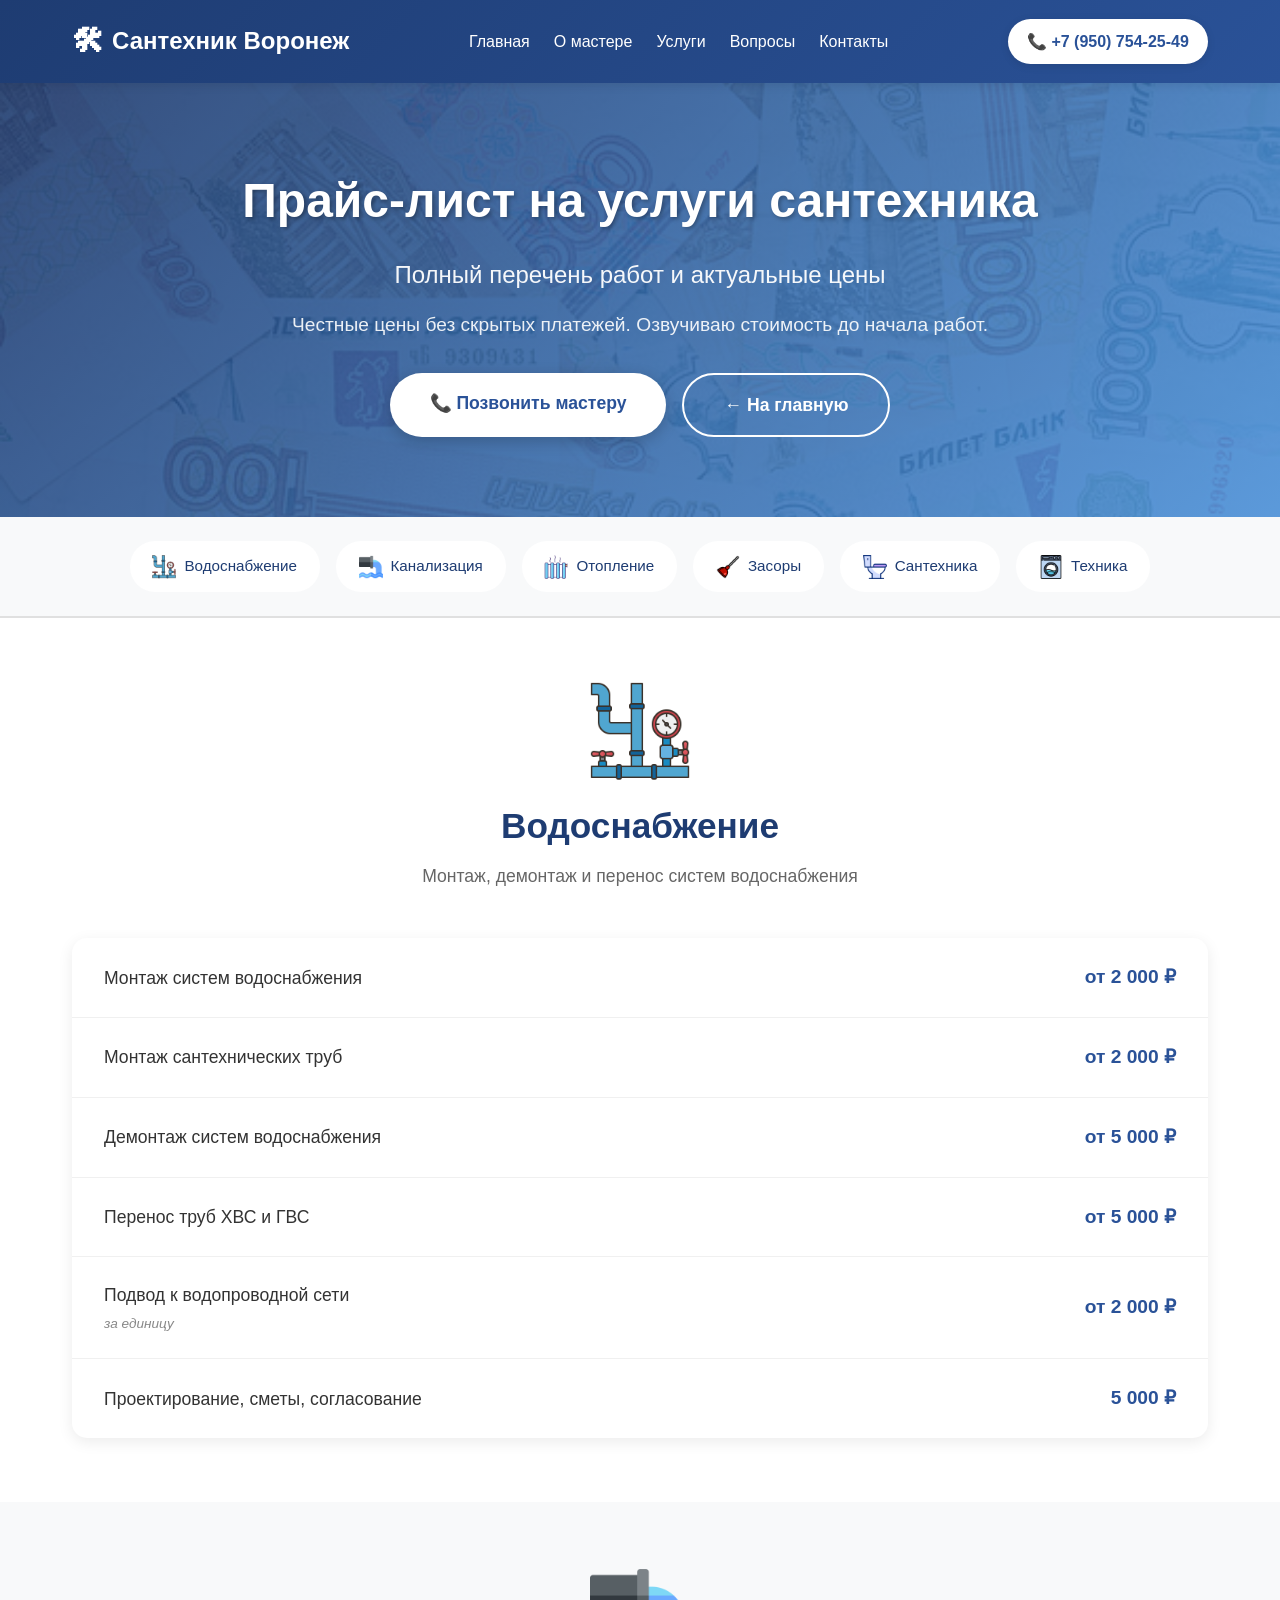
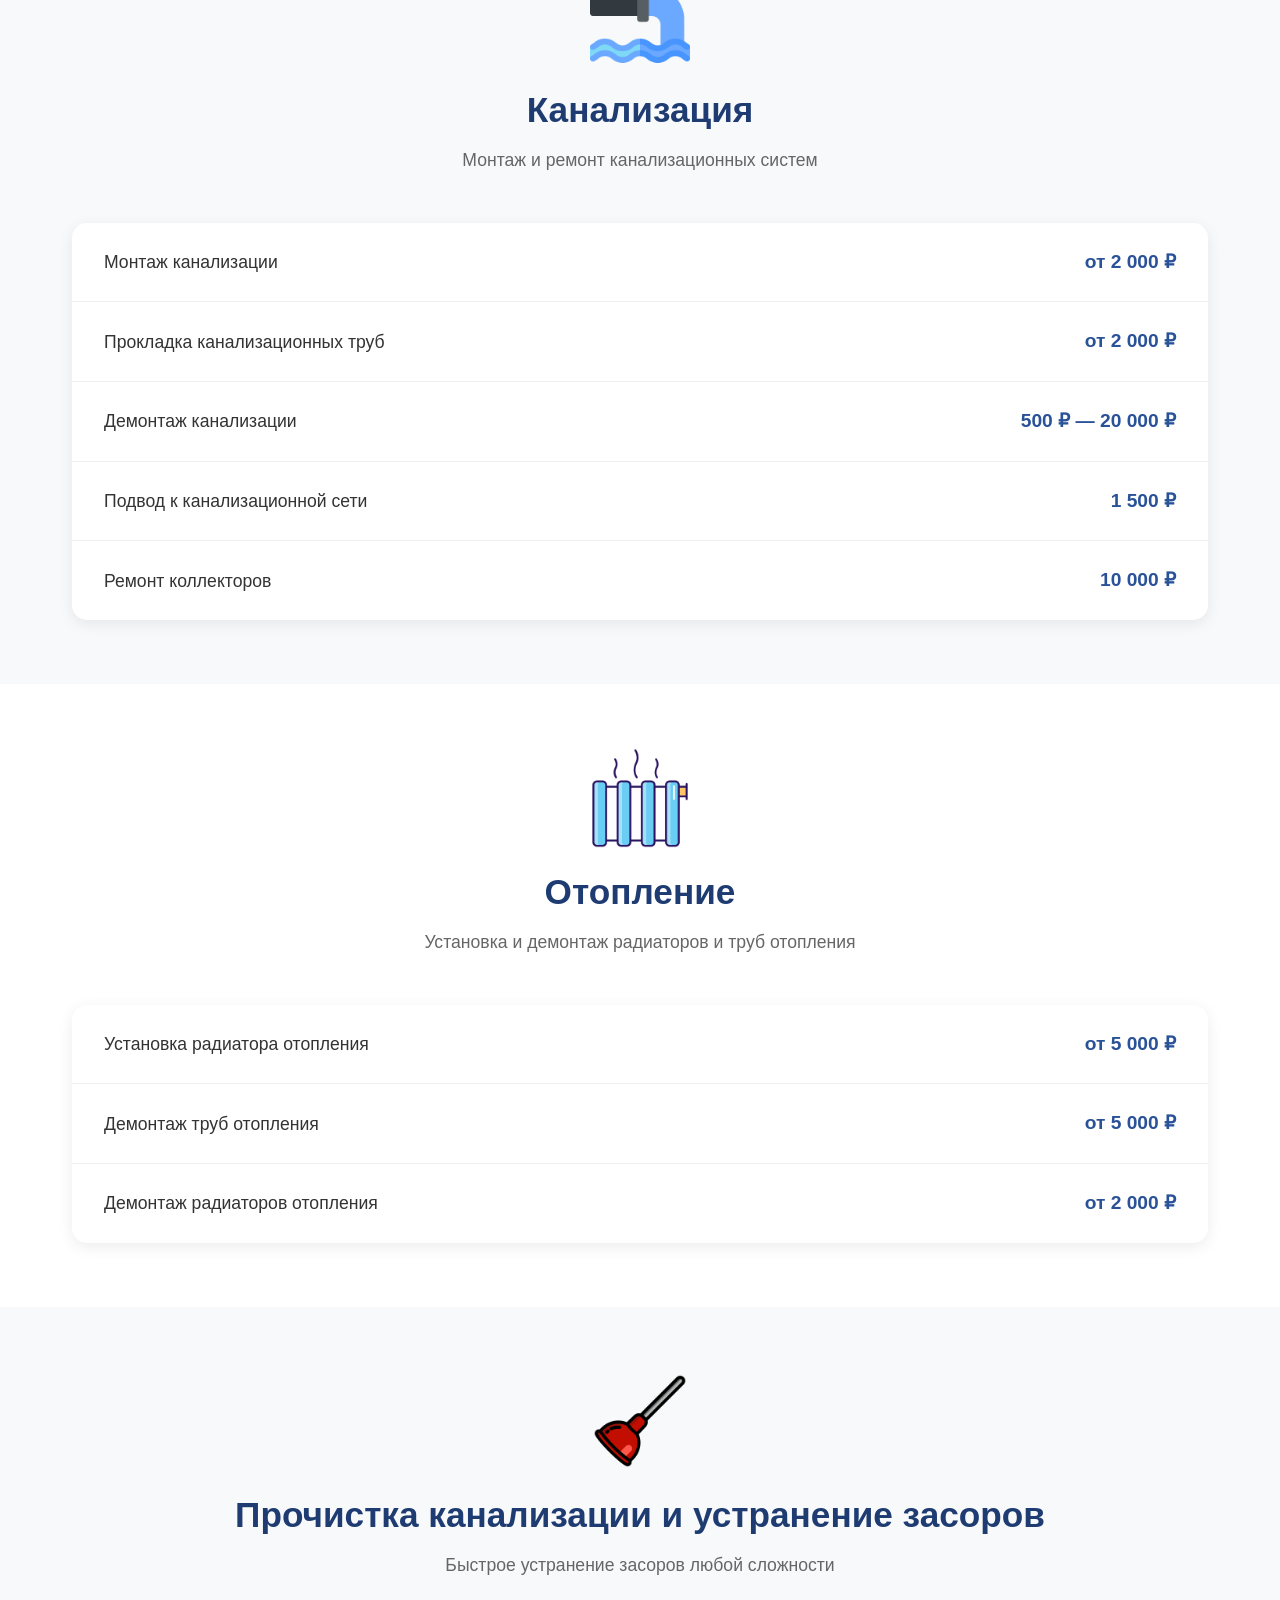
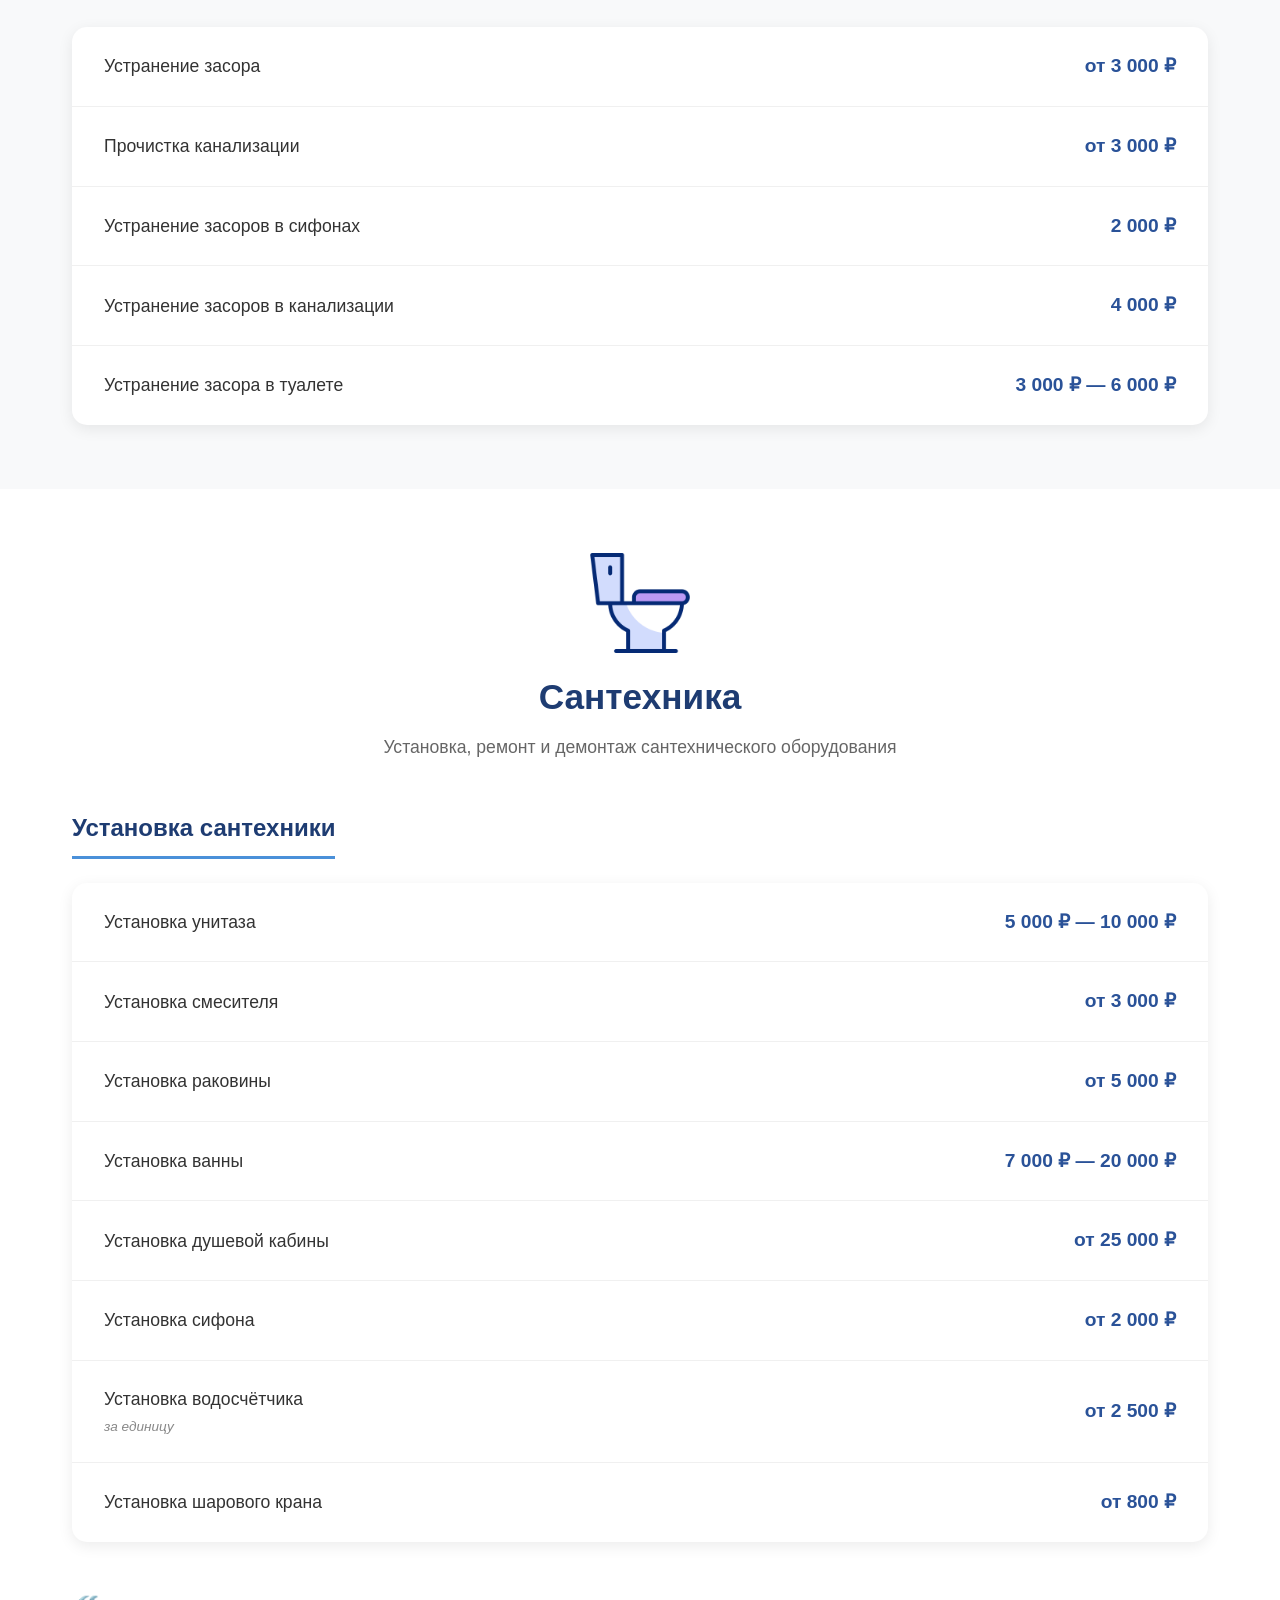
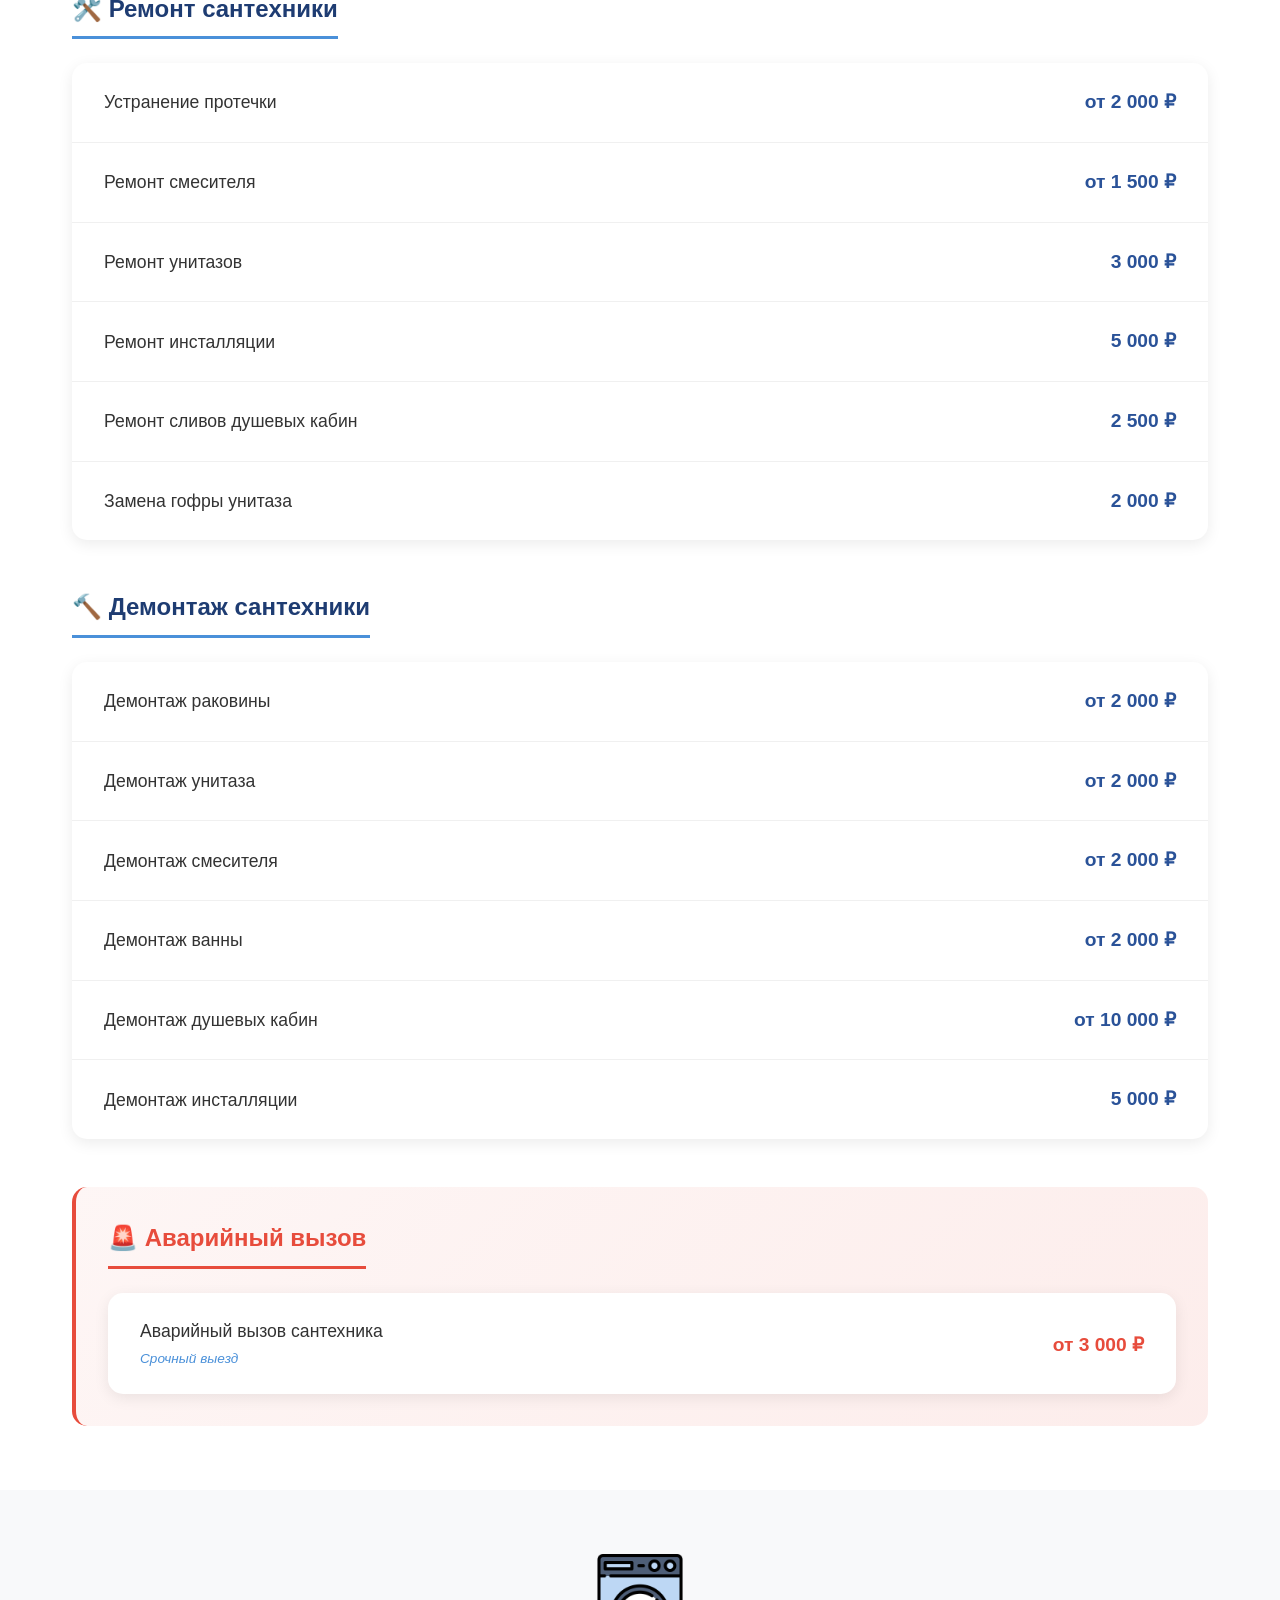
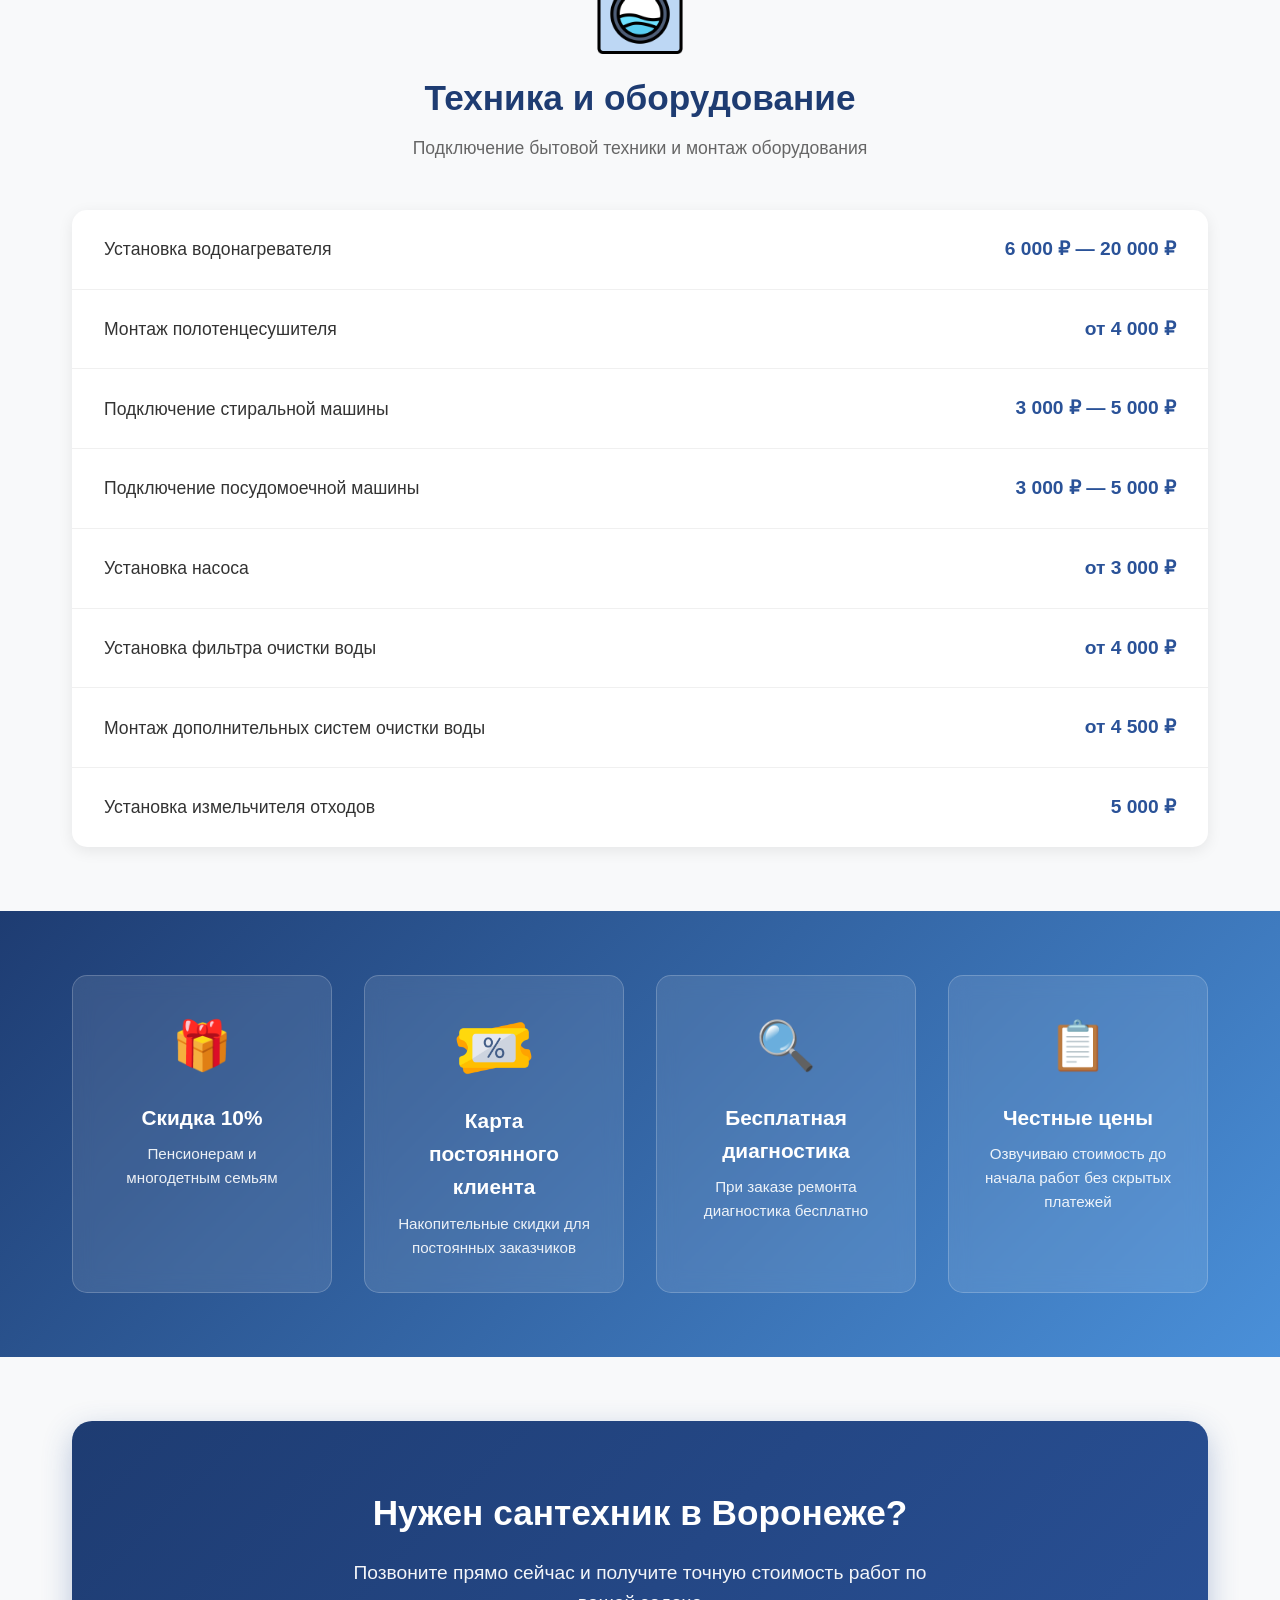
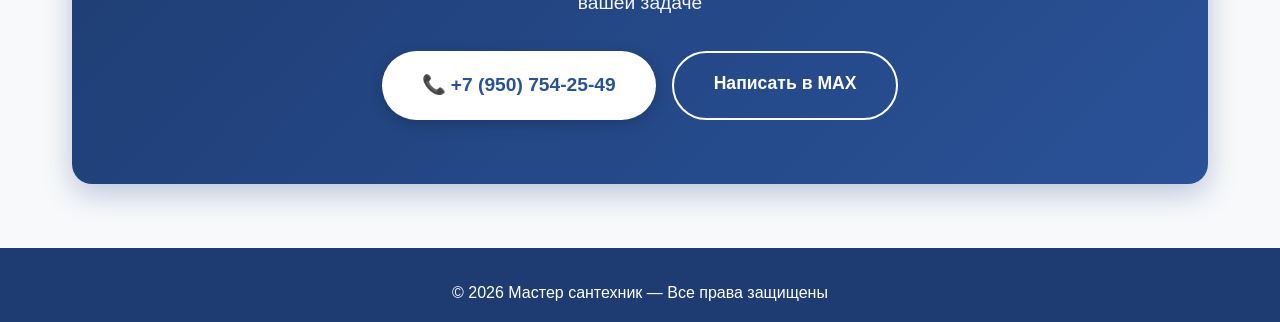
<file: price.html>
<!doctype html>
<html lang="ru">
  <head>
    <meta charset="UTF-8" />
    <meta name="viewport" content="width=device-width, initial-scale=1.0" />
    <meta http-equiv="X-UA-Compatible" content="IE=edge" />
    <!-- SEO -->
    <title>Прайс-лист сантехника в Воронеже — цены на все услуги 2026</title>
    <meta
      name="description"
      content="Полный прайс-лист на услуги сантехника в Воронеже. Установка, ремонт, замена сантехники. Честные цены без скрытых платежей. Скидки постоянным клиентам."
    />
    <meta
      name="keywords"
      content="прайс сантехник Воронеж, цены на сантехнику, стоимость установки смесителя, цена замены унитаза, прайс-лист сантехнических работ"
    />
    <meta name="author" content="Александр" />
    <link rel="canonical" href="https://santehmaster-vrn.ru/price.html" />

    <!-- Open Graph -->
    <meta property="og:title" content="Прайс-лист сантехника в Воронеже" />
    <meta
      property="og:description"
      content="Полный перечень услуг и актуальные цены. Скидки постоянным клиентам."
    />
    <meta property="og:type" content="website" />
    <meta property="og:url" content="https://santehmaster-vrn.ru/price.html" />
    <meta property="og:locale" content="ru_RU" />

    <!-- Favicon -->
    <link rel="icon" type="image/png" href="images/logo.png" />

    <!-- Schema.org -->
    <script type="application/ld+json">
      {
        "@context": "https://schema.org",
        "@type": "PriceSpecification",
        "name": "Прайс-лист сантехника в Воронеже",
        "description": "Полный перечень услуг и цен на сантехнические работы",
        "priceCurrency": "RUB",
        "provider": {
          "@type": "Plumber",
          "name": "Сантехник Воронеж - Александр",
          "telephone": "+79507542549"
        }
      }
    </script>

    <!-- Стили -->
    <link rel="stylesheet" href="css/style.css" />
    <link rel="stylesheet" href="css/header.css" />
    <link rel="stylesheet" href="css/footer.css" />
    <link rel="stylesheet" href="css/responsive.css" />
    <link rel="stylesheet" href="css/price-page.css" />
  </head>
  <body>
    <!-- Шапка -->
    <header class="site-header">
      <div class="container header-content">
        <a href="/" class="logo">
          <span class="logo-icon">🛠</span>
          <span>Сантехник Воронеж</span>
        </a>
        <button class="mobile-menu-btn" aria-label="Меню">☰</button>

        <nav class="main-nav" aria-label="Главная навигация">
          <ul>
            <li><a href="index.html">Главная</a></li>
            <li><a href="index.html#about">О мастере</a></li>
            <li><a href="services.html">Услуги</a></li>
            <li><a href="index.html#faq">Вопросы</a></li>
            <li><a href="index.html#contacts">Контакты</a></li>
          </ul>
        </nav>

        <a href="tel:+79507542549" class="phone-header">
          📞 +7 (950) 754-25-49
        </a>
      </div>
    </header>

    <main>
      <!-- Hero секция -->
      <section class="price-hero">
        <div class="price-hero-overlay"></div>
        <div class="container price-hero-content">
          <h1 class="price-hero-title">Прайс-лист на услуги сантехника</h1>
          <p class="price-hero-subtitle">
            Полный перечень работ и актуальные цены
          </p>
          <p class="price-hero-text">
            Честные цены без скрытых платежей. Озвучиваю стоимость до начала
            работ.
          </p>
          <div class="price-hero-buttons">
            <a href="tel:+79507542549" class="btn btn-primary"
              >📞 Позвонить мастеру</a
            >
            <a href="index.html" class="btn btn-outline">← На главную</a>
          </div>
        </div>
      </section>

      <!-- Навигация по категориям -->
      <section class="price-nav-section">
        <div class="container">
          <nav class="price-categories-nav">
            <a href="#water" class="price-nav-link">
              <img
                src="images/price-icon/free-icon-pipe-2860194.png"
                alt="Водоснабжение"
                class="price-nav-icon"
              />
              <span>Водоснабжение</span>
            </a>
            <a href="#sewage" class="price-nav-link"
              ><img
                src="images/price-icon/free-icon-sewage-2375596.png"
                alt="Канализация"
                class="price-nav-icon"
              />
              <span>Канализация</span></a
            >
            <a href="#heating" class="price-nav-link"
              ><img
                src="images/price-icon/free-icon-heating-room-17635636.png"
                alt="Радиатор отопления"
                class="price-nav-icon"
              />
              <span>Отопление</span></a
            >
            <a href="#clogs" class="price-nav-link"
              ><img
                src="images/price-icon/free-icon-plunger-16908496.png"
                alt="Вантуз"
                class="price-nav-icon"
              />
              <span>Засоры</span></a
            >
            <a href="#plumbing" class="price-nav-link"
              ><img
                src="images/price-icon/free-icon-toilet-bowl-14108898.png"
                alt="Унитаз"
                class="price-nav-icon"
              />
              <span>Сантехника</span></a
            >
            <a href="#equipment" class="price-nav-link"
              ><img
                src="images/price-icon/free-icon-washing-machine-4596009.png"
                alt="Стиральная машина"
                class="price-nav-icon"
              />
              <span>Техника</span></a
            >
          </nav>
        </div>
      </section>

      <!-- Водоснабжение -->
      <section id="water" class="price-category-section">
        <div class="container">
          <div class="price-category-header">
            <div class="price-category-icon">
              <img
                src="images/price-icon/free-icon-pipe-2860194.png"
                alt="Водоснабжение"
              />
            </div>
            <h2 class="price-category-title">Водоснабжение</h2>
            <p class="price-category-desc">
              Монтаж, демонтаж и перенос систем водоснабжения
            </p>
          </div>
          <div class="price-list">
            <div class="price-item">
              <div class="price-item-info">
                <h3 class="price-item-name">Монтаж систем водоснабжения</h3>
              </div>
              <div class="price-item-cost">
                <span class="price-value">от 2 000 ₽</span>
              </div>
            </div>
            <div class="price-item">
              <div class="price-item-info">
                <h3 class="price-item-name">Монтаж сантехнических труб</h3>
              </div>
              <div class="price-item-cost">
                <span class="price-value">от 2 000 ₽</span>
              </div>
            </div>
            <div class="price-item">
              <div class="price-item-info">
                <h3 class="price-item-name">Демонтаж систем водоснабжения</h3>
              </div>
              <div class="price-item-cost">
                <span class="price-value">от 5 000 ₽</span>
              </div>
            </div>
            <div class="price-item">
              <div class="price-item-info">
                <h3 class="price-item-name">Перенос труб ХВС и ГВС</h3>
              </div>
              <div class="price-item-cost">
                <span class="price-value">от 5 000 ₽</span>
              </div>
            </div>
            <div class="price-item">
              <div class="price-item-info">
                <h3 class="price-item-name">Подвод к водопроводной сети</h3>
                <span class="price-unit">за единицу</span>
              </div>
              <div class="price-item-cost">
                <span class="price-value">от 2 000 ₽</span>
              </div>
            </div>
            <div class="price-item">
              <div class="price-item-info">
                <h3 class="price-item-name">
                  Проектирование, сметы, согласование
                </h3>
              </div>
              <div class="price-item-cost">
                <span class="price-value">5 000 ₽</span>
              </div>
            </div>
          </div>
        </div>
      </section>

      <!-- Канализация -->
      <section id="sewage" class="price-category-section alt-bg">
        <div class="container">
          <div class="price-category-header">
            <div class="price-category-icon">
              <img
                src="images/price-icon/free-icon-sewage-2375596.png"
                alt="Канализация"
              />
            </div>
            <h2 class="price-category-title">Канализация</h2>
            <p class="price-category-desc">
              Монтаж и ремонт канализационных систем
            </p>
          </div>
          <div class="price-list">
            <div class="price-item">
              <div class="price-item-info">
                <h3 class="price-item-name">Монтаж канализации</h3>
              </div>
              <div class="price-item-cost">
                <span class="price-value">от 2 000 ₽</span>
              </div>
            </div>
            <div class="price-item">
              <div class="price-item-info">
                <h3 class="price-item-name">Прокладка канализационных труб</h3>
              </div>
              <div class="price-item-cost">
                <span class="price-value">от 2 000 ₽</span>
              </div>
            </div>
            <div class="price-item">
              <div class="price-item-info">
                <h3 class="price-item-name">Демонтаж канализации</h3>
              </div>
              <div class="price-item-cost">
                <span class="price-value">500 ₽ — 20 000 ₽</span>
              </div>
            </div>
            <div class="price-item">
              <div class="price-item-info">
                <h3 class="price-item-name">Подвод к канализационной сети</h3>
              </div>
              <div class="price-item-cost">
                <span class="price-value">1 500 ₽</span>
              </div>
            </div>
            <div class="price-item">
              <div class="price-item-info">
                <h3 class="price-item-name">Ремонт коллекторов</h3>
              </div>
              <div class="price-item-cost">
                <span class="price-value">10 000 ₽</span>
              </div>
            </div>
          </div>
        </div>
      </section>

      <!-- Отопление -->
      <section id="heating" class="price-category-section">
        <div class="container">
          <div class="price-category-header">
            <div class="price-category-icon">
              <img
                src="images/price-icon/free-icon-heating-room-17635636.png"
                alt="Отопление"
              />
            </div>
            <h2 class="price-category-title">Отопление</h2>
            <p class="price-category-desc">
              Установка и демонтаж радиаторов и труб отопления
            </p>
          </div>
          <div class="price-list">
            <div class="price-item">
              <div class="price-item-info">
                <h3 class="price-item-name">Установка радиатора отопления</h3>
              </div>
              <div class="price-item-cost">
                <span class="price-value">от 5 000 ₽</span>
              </div>
            </div>
            <div class="price-item">
              <div class="price-item-info">
                <h3 class="price-item-name">Демонтаж труб отопления</h3>
              </div>
              <div class="price-item-cost">
                <span class="price-value">от 5 000 ₽</span>
              </div>
            </div>
            <div class="price-item">
              <div class="price-item-info">
                <h3 class="price-item-name">Демонтаж радиаторов отопления</h3>
              </div>
              <div class="price-item-cost">
                <span class="price-value">от 2 000 ₽</span>
              </div>
            </div>
          </div>
        </div>
      </section>

      <!-- Засоры -->
      <section id="clogs" class="price-category-section alt-bg">
        <div class="container">
          <div class="price-category-header">
            <div class="price-category-icon">
              <img
                src="images/price-icon/free-icon-plunger-16908496.png"
                alt="Вантуз"
              />
            </div>
            <h2 class="price-category-title">
              Прочистка канализации и устранение засоров
            </h2>
            <p class="price-category-desc">
              Быстрое устранение засоров любой сложности
            </p>
          </div>
          <div class="price-list">
            <div class="price-item">
              <div class="price-item-info">
                <h3 class="price-item-name">Устранение засора</h3>
              </div>
              <div class="price-item-cost">
                <span class="price-value">от 3 000 ₽</span>
              </div>
            </div>
            <div class="price-item">
              <div class="price-item-info">
                <h3 class="price-item-name">Прочистка канализации</h3>
              </div>
              <div class="price-item-cost">
                <span class="price-value">от 3 000 ₽</span>
              </div>
            </div>
            <div class="price-item">
              <div class="price-item-info">
                <h3 class="price-item-name">Устранение засоров в сифонах</h3>
              </div>
              <div class="price-item-cost">
                <span class="price-value">2 000 ₽</span>
              </div>
            </div>
            <div class="price-item">
              <div class="price-item-info">
                <h3 class="price-item-name">
                  Устранение засоров в канализации
                </h3>
              </div>
              <div class="price-item-cost">
                <span class="price-value">4 000 ₽</span>
              </div>
            </div>
            <div class="price-item">
              <div class="price-item-info">
                <h3 class="price-item-name">Устранение засора в туалете</h3>
              </div>
              <div class="price-item-cost">
                <span class="price-value">3 000 ₽ — 6 000 ₽</span>
              </div>
            </div>
          </div>
        </div>
      </section>

      <!-- Сантехника -->
      <section id="plumbing" class="price-category-section">
        <div class="container">
          <div class="price-category-header">
            <div class="price-category-icon">
              <img
                src="images/price-icon/free-icon-toilet-bowl-14108898.png"
                alt="Унитаз"
              />
            </div>
            <h2 class="price-category-title">Сантехника</h2>
            <p class="price-category-desc">
              Установка, ремонт и демонтаж сантехнического оборудования
            </p>
          </div>

          <!-- Подкатегория: Установка -->
          <div class="price-subcategory">
            <h3 class="price-subcategory-title">Установка сантехники</h3>
            <div class="price-list">
              <div class="price-item">
                <div class="price-item-info">
                  <h3 class="price-item-name">Установка унитаза</h3>
                </div>
                <div class="price-item-cost">
                  <span class="price-value">5 000 ₽ — 10 000 ₽</span>
                </div>
              </div>
              <div class="price-item">
                <div class="price-item-info">
                  <h3 class="price-item-name">Установка смесителя</h3>
                </div>
                <div class="price-item-cost">
                  <span class="price-value">от 3 000 ₽</span>
                </div>
              </div>
              <div class="price-item">
                <div class="price-item-info">
                  <h3 class="price-item-name">Установка раковины</h3>
                </div>
                <div class="price-item-cost">
                  <span class="price-value">от 5 000 ₽</span>
                </div>
              </div>
              <div class="price-item">
                <div class="price-item-info">
                  <h3 class="price-item-name">Установка ванны</h3>
                </div>
                <div class="price-item-cost">
                  <span class="price-value">7 000 ₽ — 20 000 ₽</span>
                </div>
              </div>
              <div class="price-item">
                <div class="price-item-info">
                  <h3 class="price-item-name">Установка душевой кабины</h3>
                </div>
                <div class="price-item-cost">
                  <span class="price-value">от 25 000 ₽</span>
                </div>
              </div>
              <div class="price-item">
                <div class="price-item-info">
                  <h3 class="price-item-name">Установка сифона</h3>
                </div>
                <div class="price-item-cost">
                  <span class="price-value">от 2 000 ₽</span>
                </div>
              </div>
              <div class="price-item">
                <div class="price-item-info">
                  <h3 class="price-item-name">Установка водосчётчика</h3>
                  <span class="price-unit">за единицу</span>
                </div>
                <div class="price-item-cost">
                  <span class="price-value">от 2 500 ₽</span>
                </div>
              </div>
              <div class="price-item">
                <div class="price-item-info">
                  <h3 class="price-item-name">Установка шарового крана</h3>
                </div>
                <div class="price-item-cost">
                  <span class="price-value">от 800 ₽</span>
                </div>
              </div>
            </div>
          </div>

          <!-- Подкатегория: Ремонт -->
          <div class="price-subcategory">
            <h3 class="price-subcategory-title">🛠️ Ремонт сантехники</h3>
            <div class="price-list">
              <div class="price-item">
                <div class="price-item-info">
                  <h3 class="price-item-name">Устранение протечки</h3>
                </div>
                <div class="price-item-cost">
                  <span class="price-value">от 2 000 ₽</span>
                </div>
              </div>
              <div class="price-item">
                <div class="price-item-info">
                  <h3 class="price-item-name">Ремонт смесителя</h3>
                </div>
                <div class="price-item-cost">
                  <span class="price-value">от 1 500 ₽</span>
                </div>
              </div>
              <div class="price-item">
                <div class="price-item-info">
                  <h3 class="price-item-name">Ремонт унитазов</h3>
                </div>
                <div class="price-item-cost">
                  <span class="price-value">3 000 ₽</span>
                </div>
              </div>
              <div class="price-item">
                <div class="price-item-info">
                  <h3 class="price-item-name">Ремонт инсталляции</h3>
                </div>
                <div class="price-item-cost">
                  <span class="price-value">5 000 ₽</span>
                </div>
              </div>
              <div class="price-item">
                <div class="price-item-info">
                  <h3 class="price-item-name">Ремонт сливов душевых кабин</h3>
                </div>
                <div class="price-item-cost">
                  <span class="price-value">2 500 ₽</span>
                </div>
              </div>
              <div class="price-item">
                <div class="price-item-info">
                  <h3 class="price-item-name">Замена гофры унитаза</h3>
                </div>
                <div class="price-item-cost">
                  <span class="price-value">2 000 ₽</span>
                </div>
              </div>
            </div>
          </div>

          <!-- Подкатегория: Демонтаж -->
          <div class="price-subcategory">
            <h3 class="price-subcategory-title">🔨 Демонтаж сантехники</h3>
            <div class="price-list">
              <div class="price-item">
                <div class="price-item-info">
                  <h3 class="price-item-name">Демонтаж раковины</h3>
                </div>
                <div class="price-item-cost">
                  <span class="price-value">от 2 000 ₽</span>
                </div>
              </div>
              <div class="price-item">
                <div class="price-item-info">
                  <h3 class="price-item-name">Демонтаж унитаза</h3>
                </div>
                <div class="price-item-cost">
                  <span class="price-value">от 2 000 ₽</span>
                </div>
              </div>
              <div class="price-item">
                <div class="price-item-info">
                  <h3 class="price-item-name">Демонтаж смесителя</h3>
                </div>
                <div class="price-item-cost">
                  <span class="price-value">от 2 000 ₽</span>
                </div>
              </div>
              <div class="price-item">
                <div class="price-item-info">
                  <h3 class="price-item-name">Демонтаж ванны</h3>
                </div>
                <div class="price-item-cost">
                  <span class="price-value">от 2 000 ₽</span>
                </div>
              </div>
              <div class="price-item">
                <div class="price-item-info">
                  <h3 class="price-item-name">Демонтаж душевых кабин</h3>
                </div>
                <div class="price-item-cost">
                  <span class="price-value">от 10 000 ₽</span>
                </div>
              </div>
              <div class="price-item">
                <div class="price-item-info">
                  <h3 class="price-item-name">Демонтаж инсталляции</h3>
                </div>
                <div class="price-item-cost">
                  <span class="price-value">5 000 ₽</span>
                </div>
              </div>
            </div>
          </div>

          <!-- Подкатегория: Аварийный вызов -->
          <div class="price-subcategory highlight">
            <h3 class="price-subcategory-title">🚨 Аварийный вызов</h3>
            <div class="price-list">
              <div class="price-item">
                <div class="price-item-info">
                  <h3 class="price-item-name">Аварийный вызов сантехника</h3>
                  <span class="price-note-inline">Срочный выезд</span>
                </div>
                <div class="price-item-cost">
                  <span class="price-value urgent">от 3 000 ₽</span>
                </div>
              </div>
            </div>
          </div>
        </div>
      </section>

      <!-- Техника и оборудование -->
      <section id="equipment" class="price-category-section alt-bg">
        <div class="container">
          <div class="price-category-header">
            <div class="price-category-icon">
              <img
                src="images/price-icon/free-icon-washing-machine-4596009.png"
                alt="Стиральная машина"
              />
            </div>
            <h2 class="price-category-title">Техника и оборудование</h2>
            <p class="price-category-desc">
              Подключение бытовой техники и монтаж оборудования
            </p>
          </div>
          <div class="price-list">
            <div class="price-item">
              <div class="price-item-info">
                <h3 class="price-item-name">Установка водонагревателя</h3>
              </div>
              <div class="price-item-cost">
                <span class="price-value">6 000 ₽ — 20 000 ₽</span>
              </div>
            </div>
            <div class="price-item">
              <div class="price-item-info">
                <h3 class="price-item-name">Монтаж полотенцесушителя</h3>
              </div>
              <div class="price-item-cost">
                <span class="price-value">от 4 000 ₽</span>
              </div>
            </div>
            <div class="price-item">
              <div class="price-item-info">
                <h3 class="price-item-name">Подключение стиральной машины</h3>
              </div>
              <div class="price-item-cost">
                <span class="price-value">3 000 ₽ — 5 000 ₽</span>
              </div>
            </div>
            <div class="price-item">
              <div class="price-item-info">
                <h3 class="price-item-name">
                  Подключение посудомоечной машины
                </h3>
              </div>
              <div class="price-item-cost">
                <span class="price-value">3 000 ₽ — 5 000 ₽</span>
              </div>
            </div>
            <div class="price-item">
              <div class="price-item-info">
                <h3 class="price-item-name">Установка насоса</h3>
              </div>
              <div class="price-item-cost">
                <span class="price-value">от 3 000 ₽</span>
              </div>
            </div>
            <div class="price-item">
              <div class="price-item-info">
                <h3 class="price-item-name">Установка фильтра очистки воды</h3>
              </div>
              <div class="price-item-cost">
                <span class="price-value">от 4 000 ₽</span>
              </div>
            </div>
            <div class="price-item">
              <div class="price-item-info">
                <h3 class="price-item-name">
                  Монтаж дополнительных систем очистки воды
                </h3>
              </div>
              <div class="price-item-cost">
                <span class="price-value">от 4 500 ₽</span>
              </div>
            </div>
            <div class="price-item">
              <div class="price-item-info">
                <h3 class="price-item-name">Установка измельчителя отходов</h3>
              </div>
              <div class="price-item-cost">
                <span class="price-value">5 000 ₽</span>
              </div>
            </div>
          </div>
        </div>
      </section>

      <!-- Скидки и условия -->
      <section class="price-discounts-section">
        <div class="container">
          <div class="discounts-grid">
            <div class="discount-card">
              <div class="discount-icon">🎁</div>
              <h3>Скидка 10%</h3>
              <p>Пенсионерам и многодетным семьям</p>
            </div>
            <div class="discount-card">
              <div class="discount-icon">
                <img
                  src="images/price-icon/free-icon-discount-raffles-14665391.png"
                  alt="Скидка"
                />
              </div>
              <h3>Карта постоянного клиента</h3>
              <p>Накопительные скидки для постоянных заказчиков</p>
            </div>
            <div class="discount-card">
              <div class="discount-icon">🔍</div>
              <h3>Бесплатная диагностика</h3>
              <p>При заказе ремонта диагностика бесплатно</p>
            </div>
            <div class="discount-card">
              <div class="discount-icon">📋</div>
              <h3>Честные цены</h3>
              <p>Озвучиваю стоимость до начала работ без скрытых платежей</p>
            </div>
          </div>
        </div>
      </section>

      <!-- CTA блок -->
      <section class="price-cta-section">
        <div class="container">
          <div class="price-cta-block">
            <h2>Нужен сантехник в Воронеже?</h2>
            <p>
              Позвоните прямо сейчас и получите точную стоимость работ по вашей
              задаче
            </p>
            <div class="price-cta-buttons">
              <a href="tel:+79507542549" class="btn btn-primary btn-large"
                >📞 +7 (950) 754-25-49</a
              >
              <a
                href="https://max.ru/u/f9LHodD0cOLFTzofiPfg1xkm-Vz_ox9JEG92-BlYmTcTkzZdpzP6lUhtj6s"
                target="_blank"
                class="btn btn-outline-white"
                >Написать в MAX</a
              >
            </div>
          </div>
        </div>
      </section>
    </main>

    <!-- Плавающая кнопка звонка -->
    <a
      href="tel:+79507542549"
      class="floating-call-btn"
      aria-label="Позвонить мастеру"
    >
      <span class="call-icon">📞</span>
      <span class="call-text">Позвонить</span>
    </a>

    <!-- Кнопка "Наверх" -->
    <button class="scroll-to-top" aria-label="Подняться наверх" title="Наверх">
      <span class="scroll-icon">↑</span>
    </button>

    <!-- Подвал -->
    <footer class="site-footer">
      <div class="container">
        <p>&copy; 2026 Мастер сантехник — Все права защищены</p>
      </div>
    </footer>

    <!-- Скрипты -->
    <script src="js/main.js"></script>

    <!-- Яндекс.Метрика -->
    <script type="text/javascript">
      (function (m, e, t, r, i, k, a) {
        m[i] =
          m[i] ||
          function () {
            (m[i].a = m[i].a || []).push(arguments);
          };
        m[i].l = 1 * new Date();
        for (var j = 0; j < document.scripts.length; j++) {
          if (document.scripts[j].src === r) {
            return;
          }
        }
        ((k = e.createElement(t)),
          (a = e.getElementsByTagName(t)[0]),
          (k.async = 1),
          (k.src = r),
          a.parentNode.insertBefore(k, a));
      })(
        window,
        document,
        "script",
        "https://mc.yandex.ru/metrika/tag.js",
        "ym",
      );
      ym(109697206, "init", {
        clickmap: true,
        trackLinks: true,
        accurateTrackBounce: true,
      });
    </script>
    <noscript
      ><div>
        <img
          src="https://mc.yandex.ru/watch/109697206"
          style="position: absolute; left: -9999px"
          alt=""
        /></div
    ></noscript>
  </body>
</html>
</file>
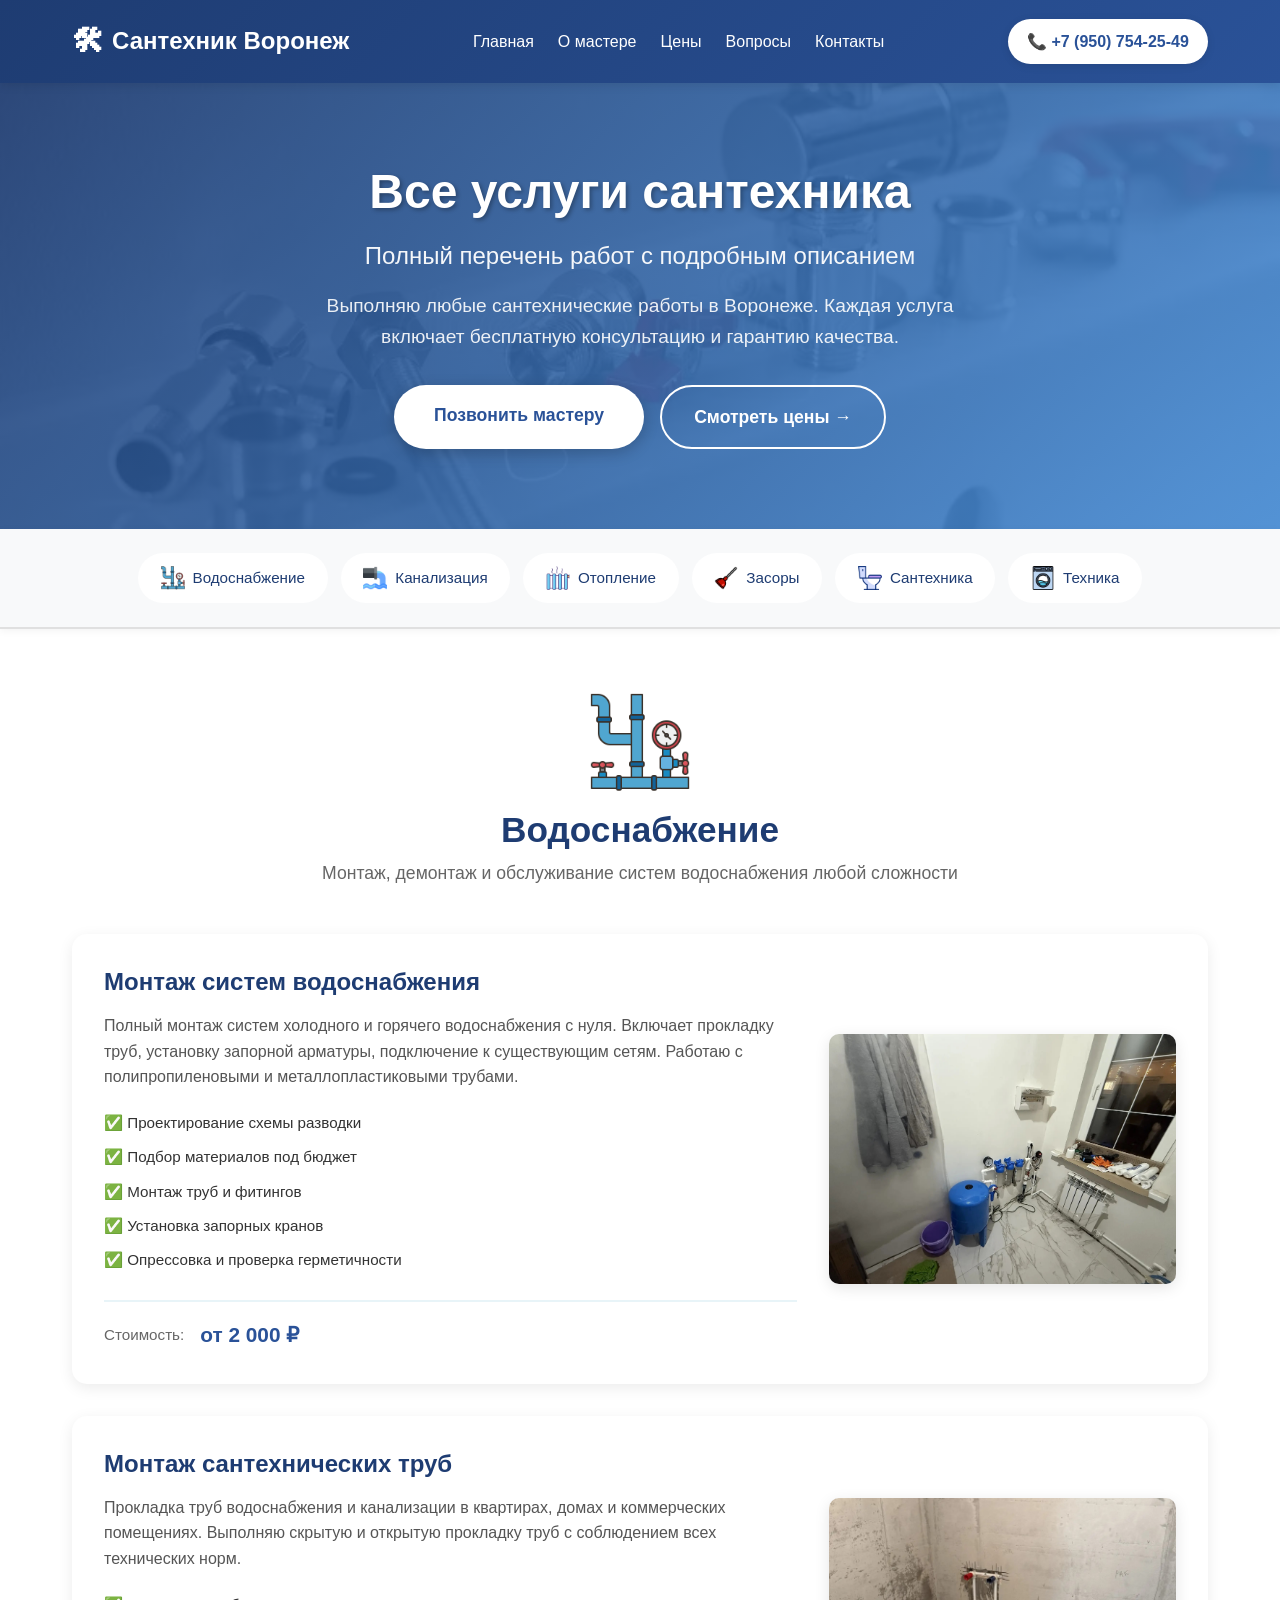
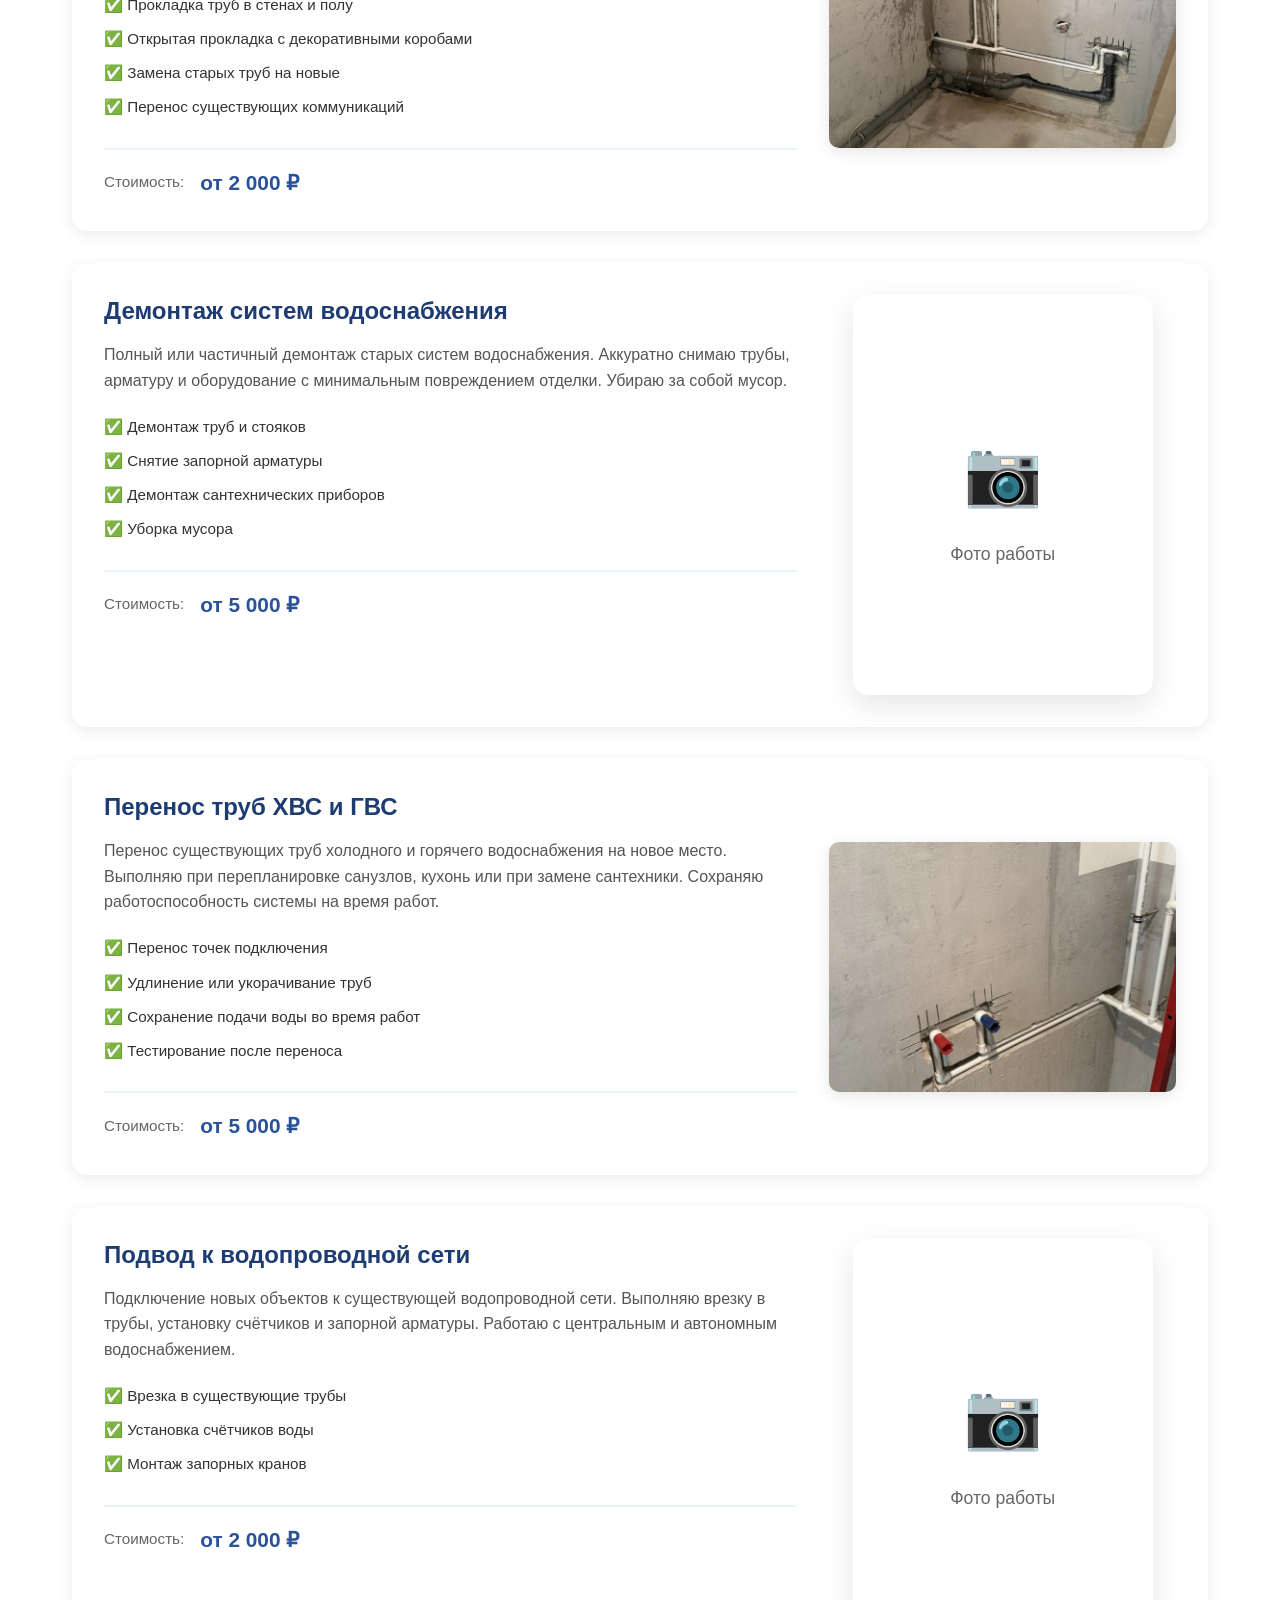
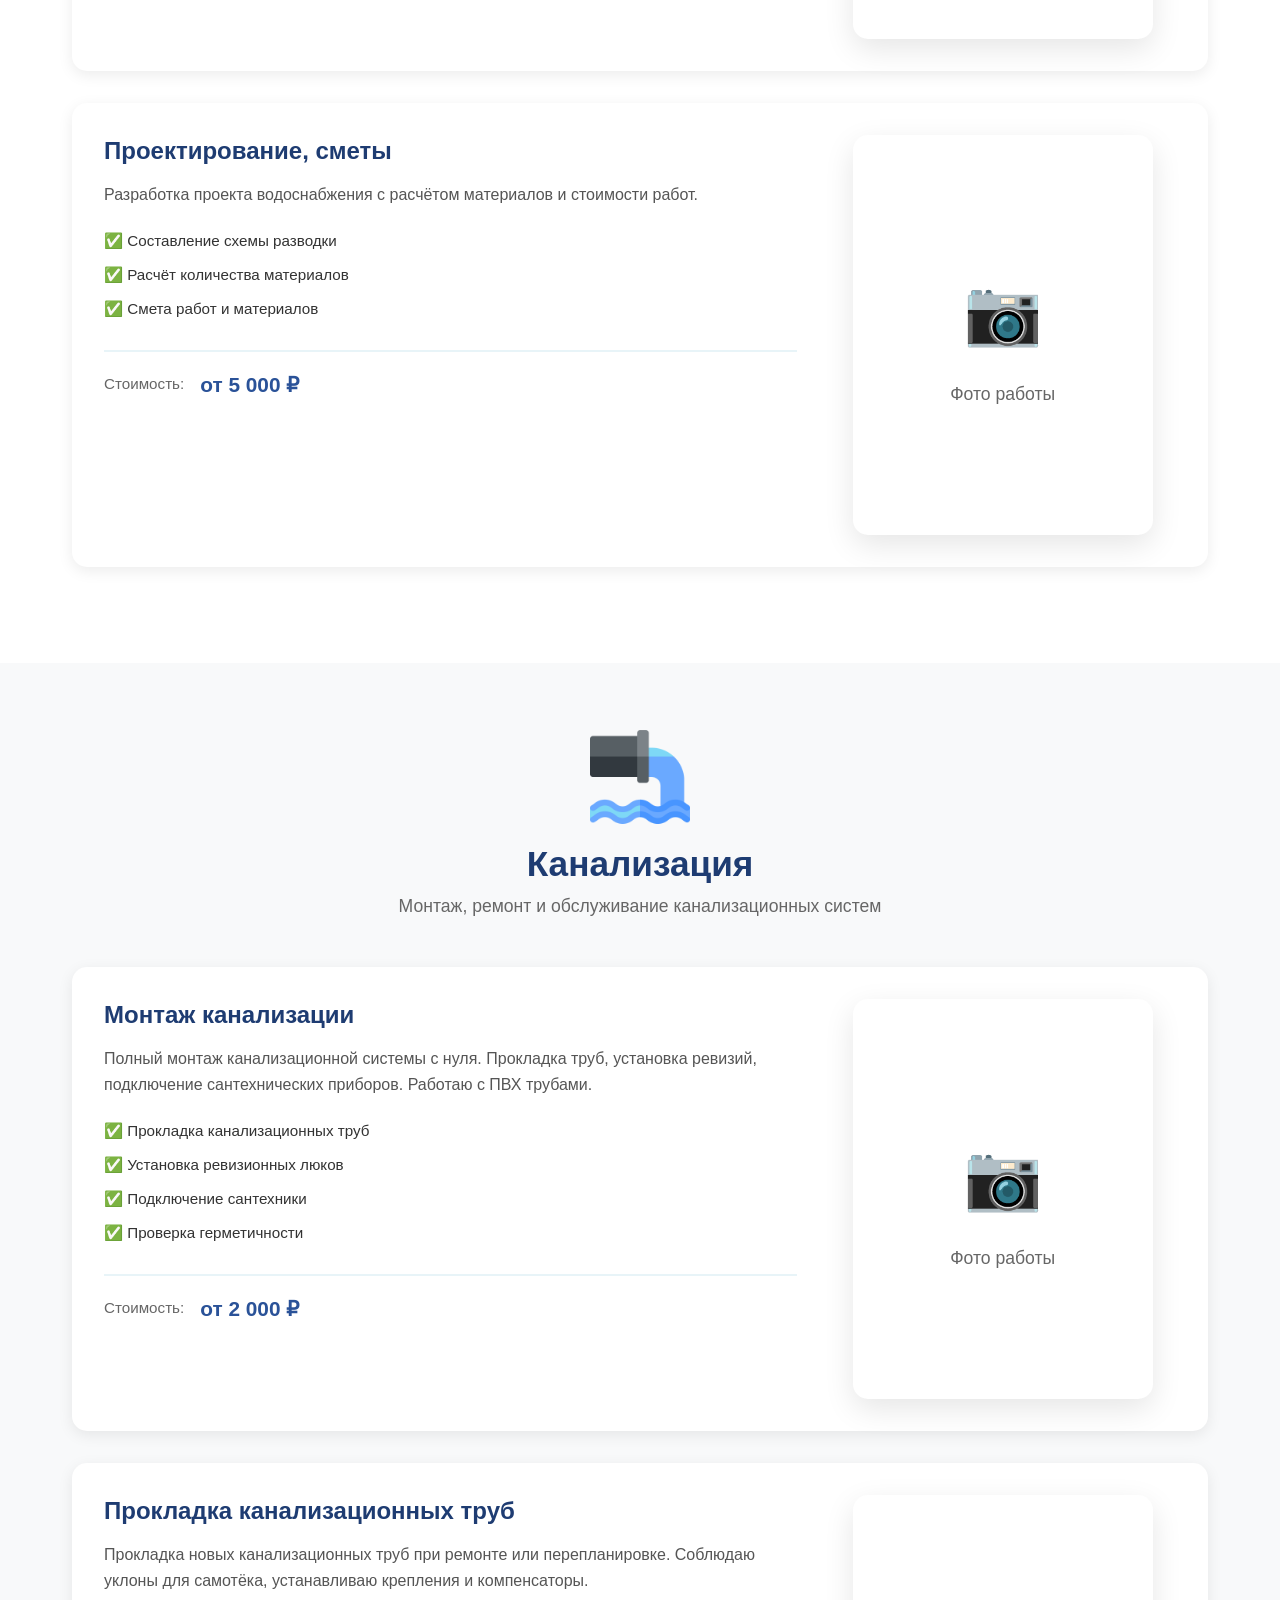
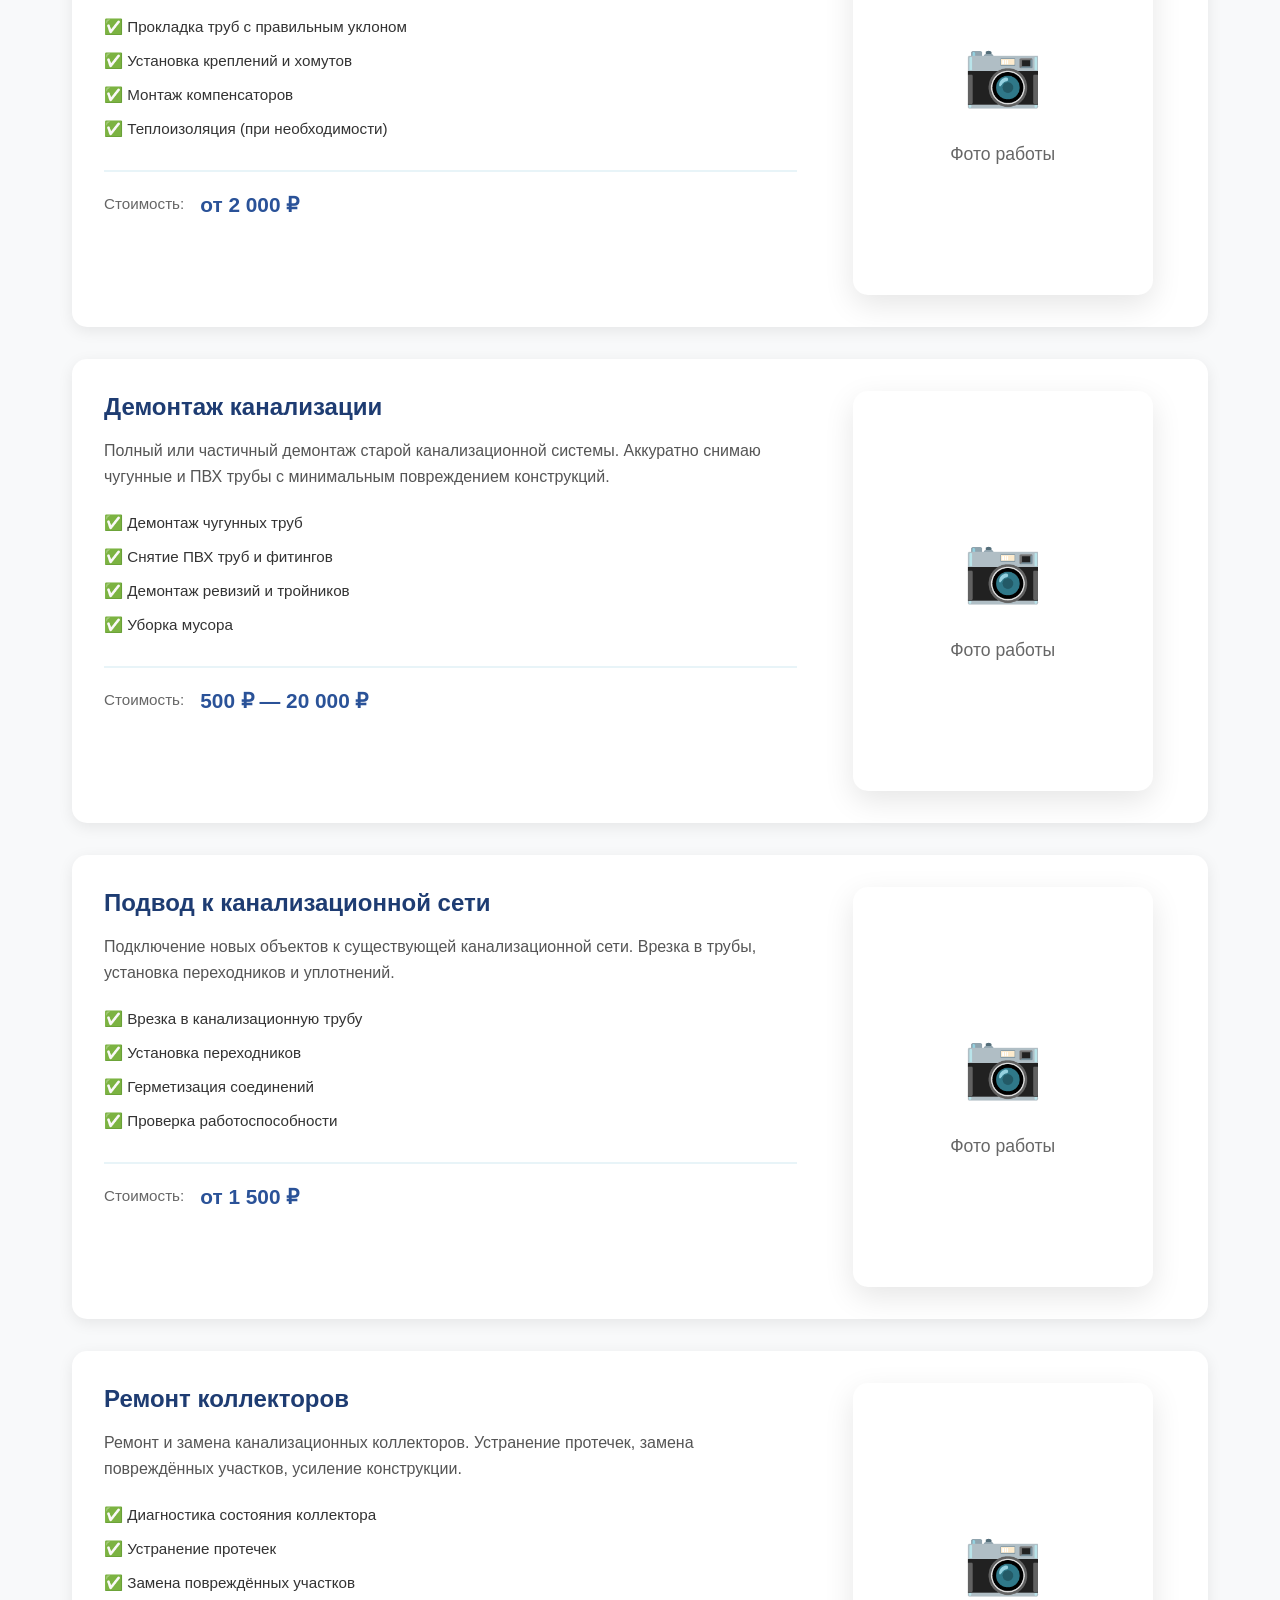
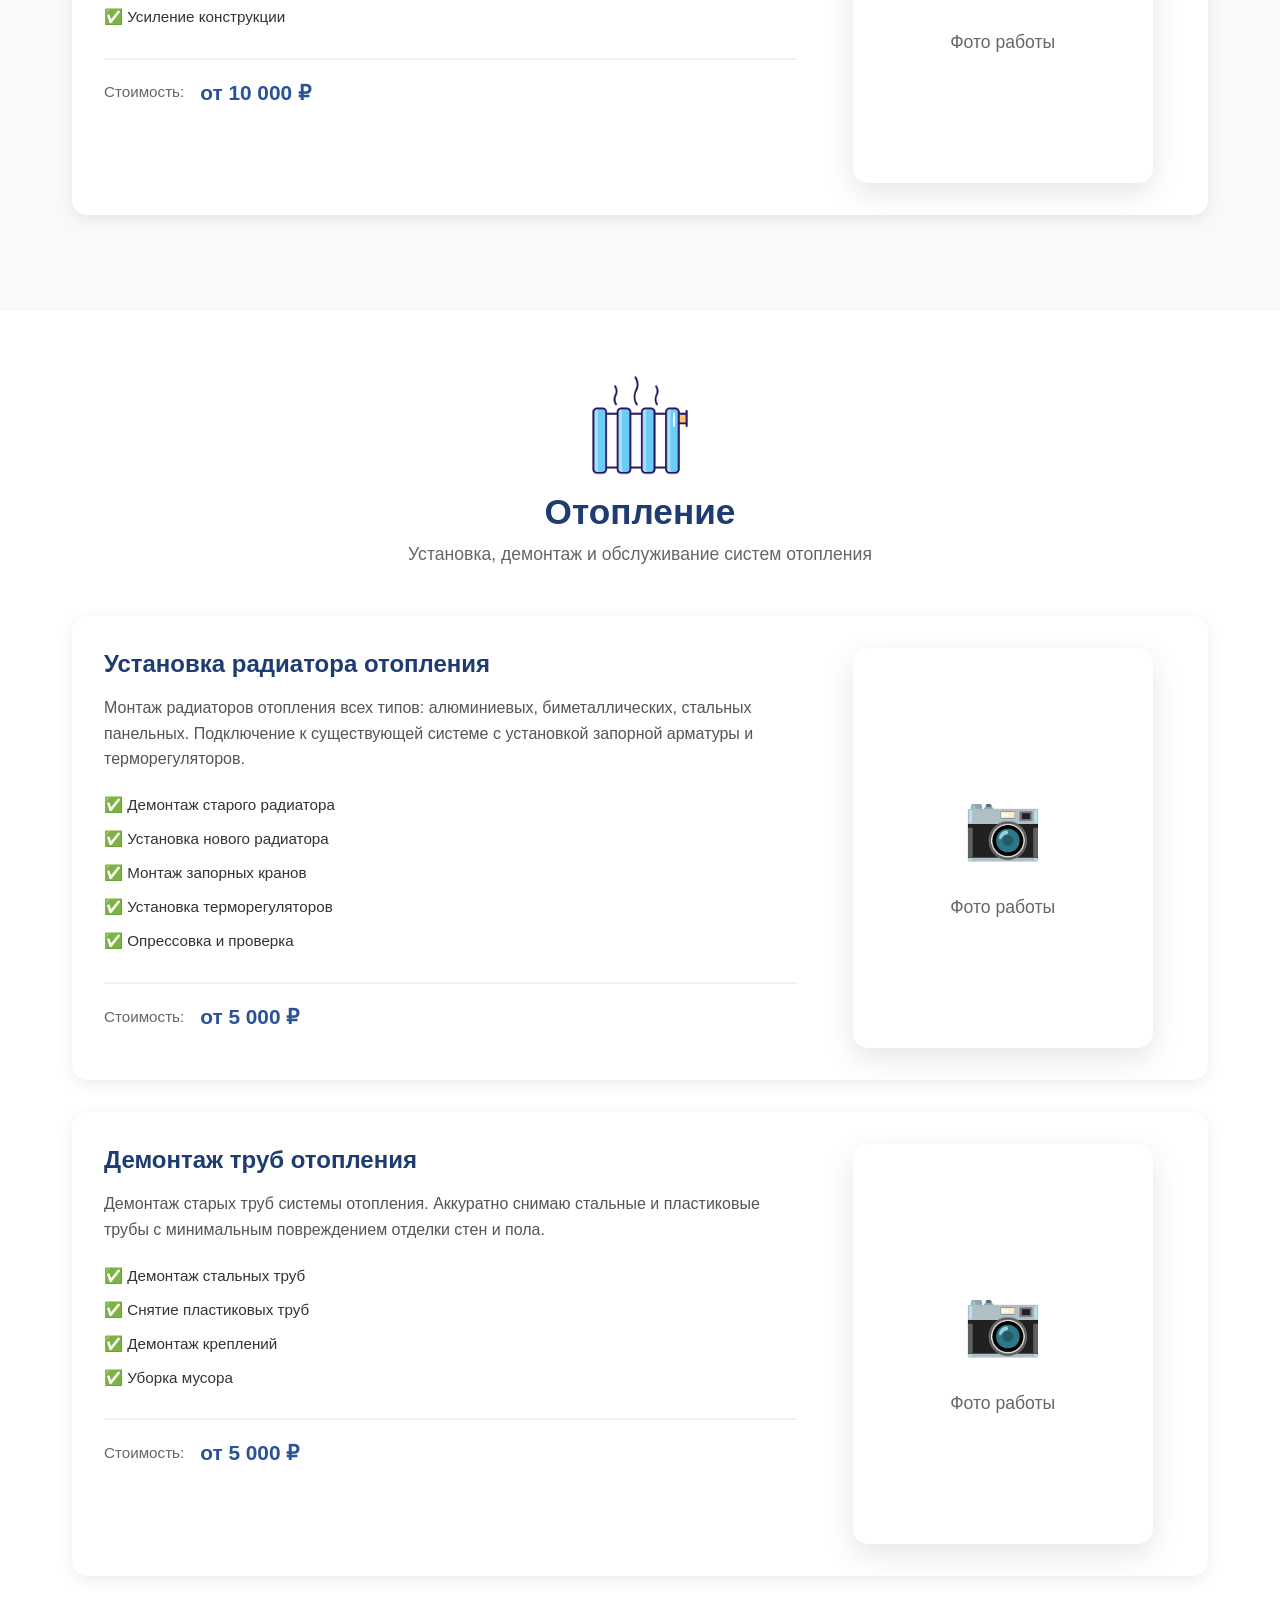
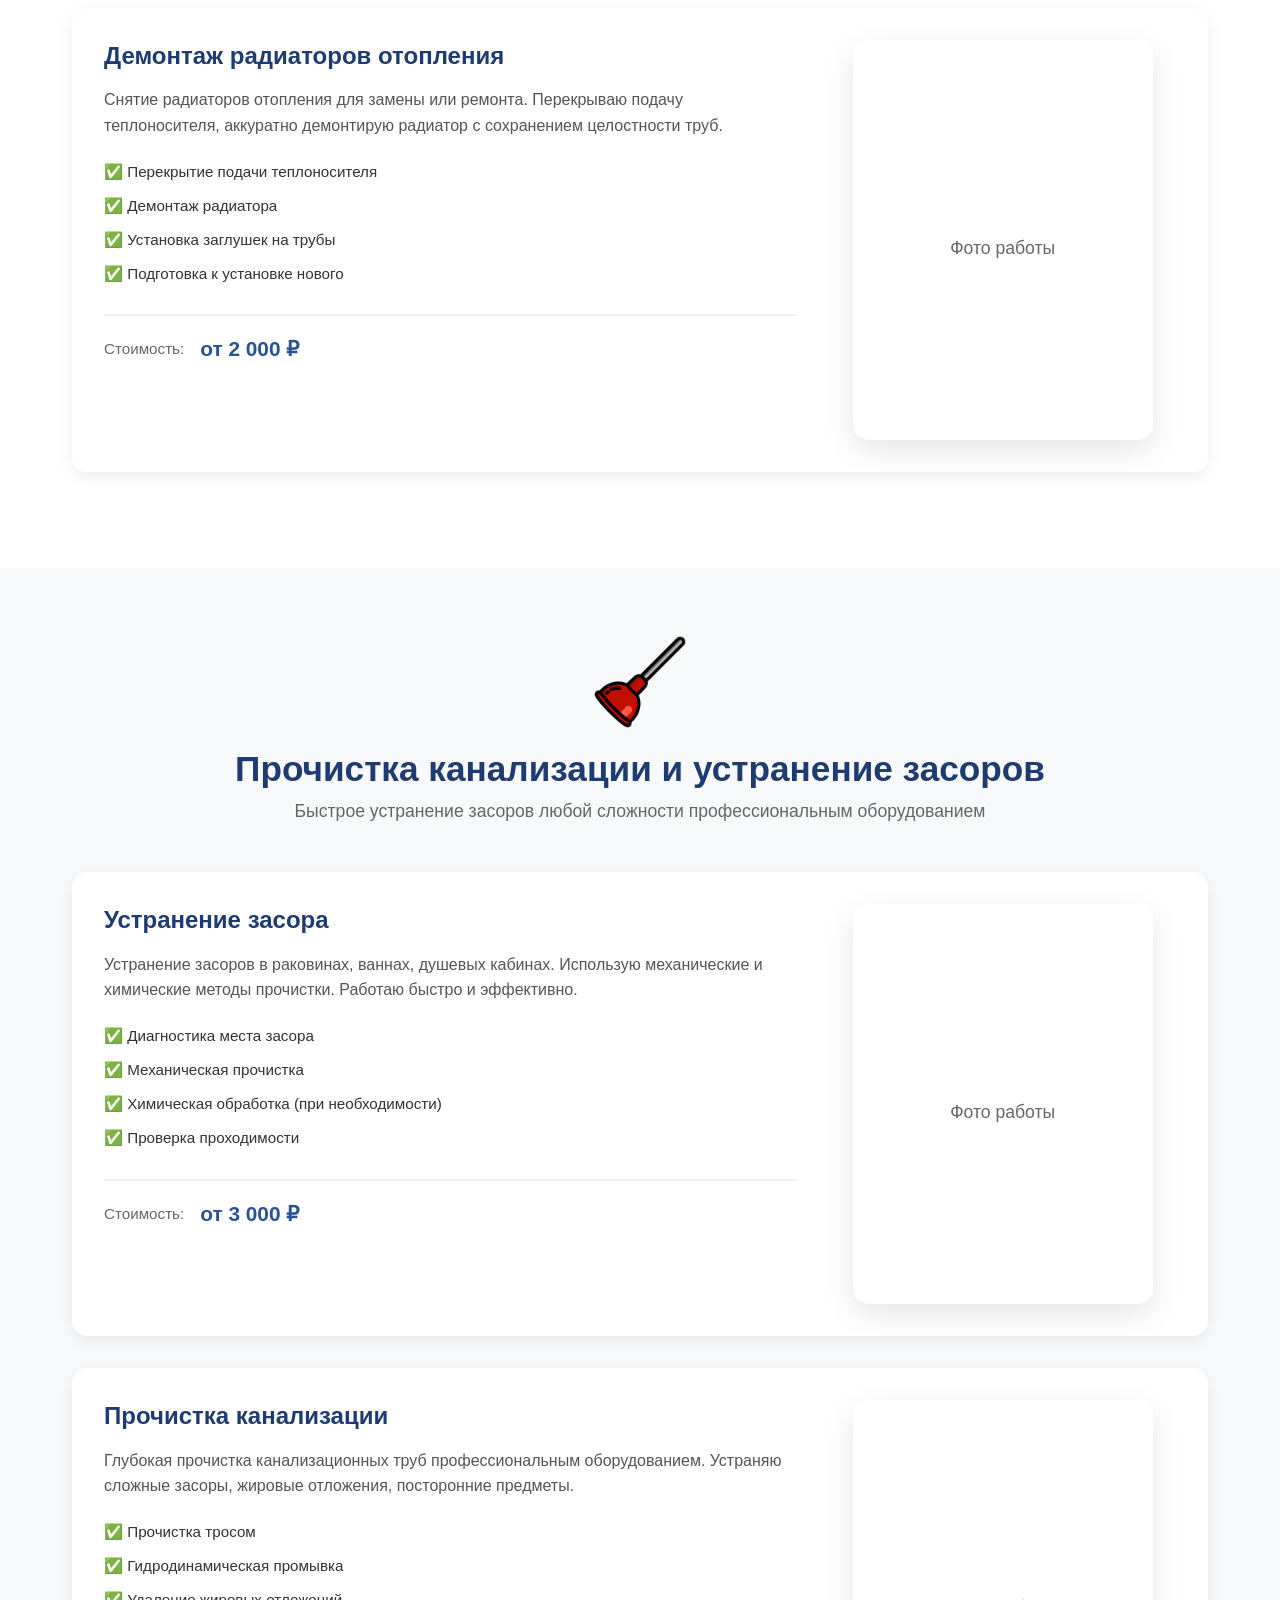
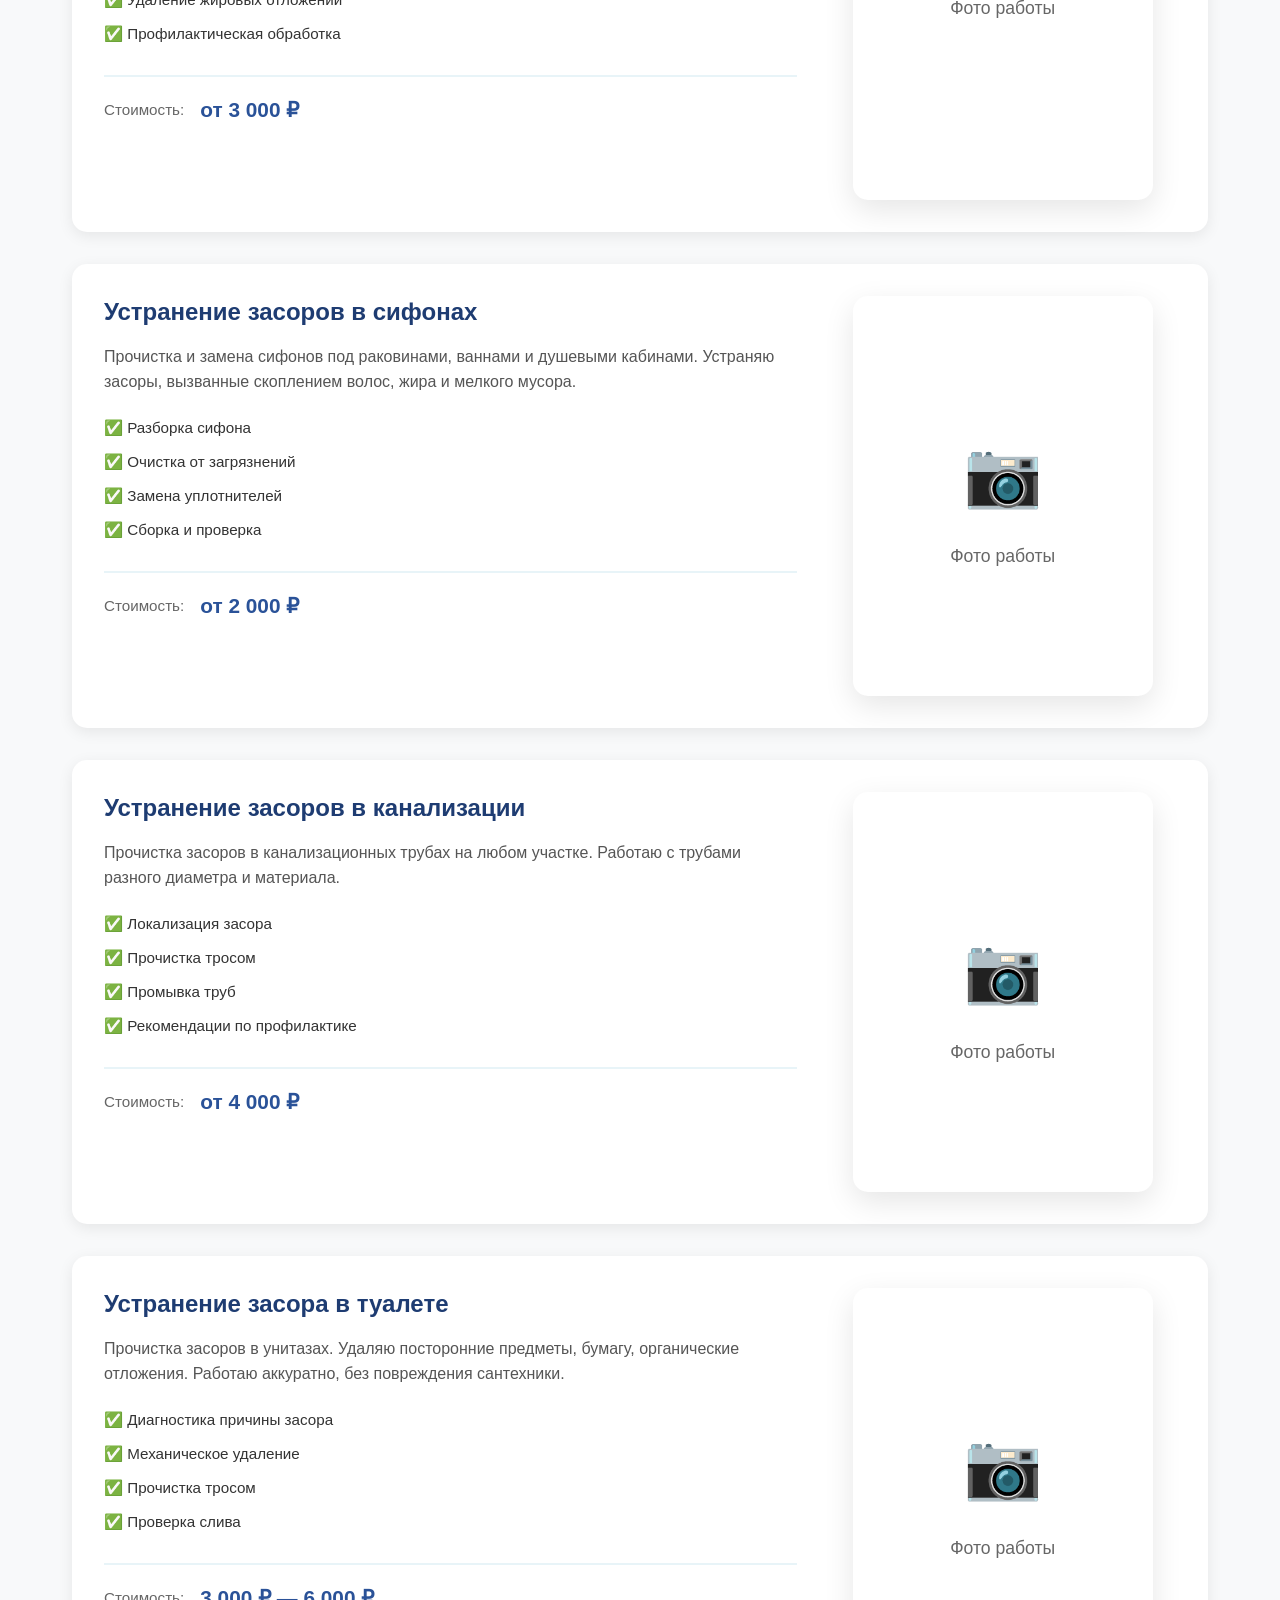
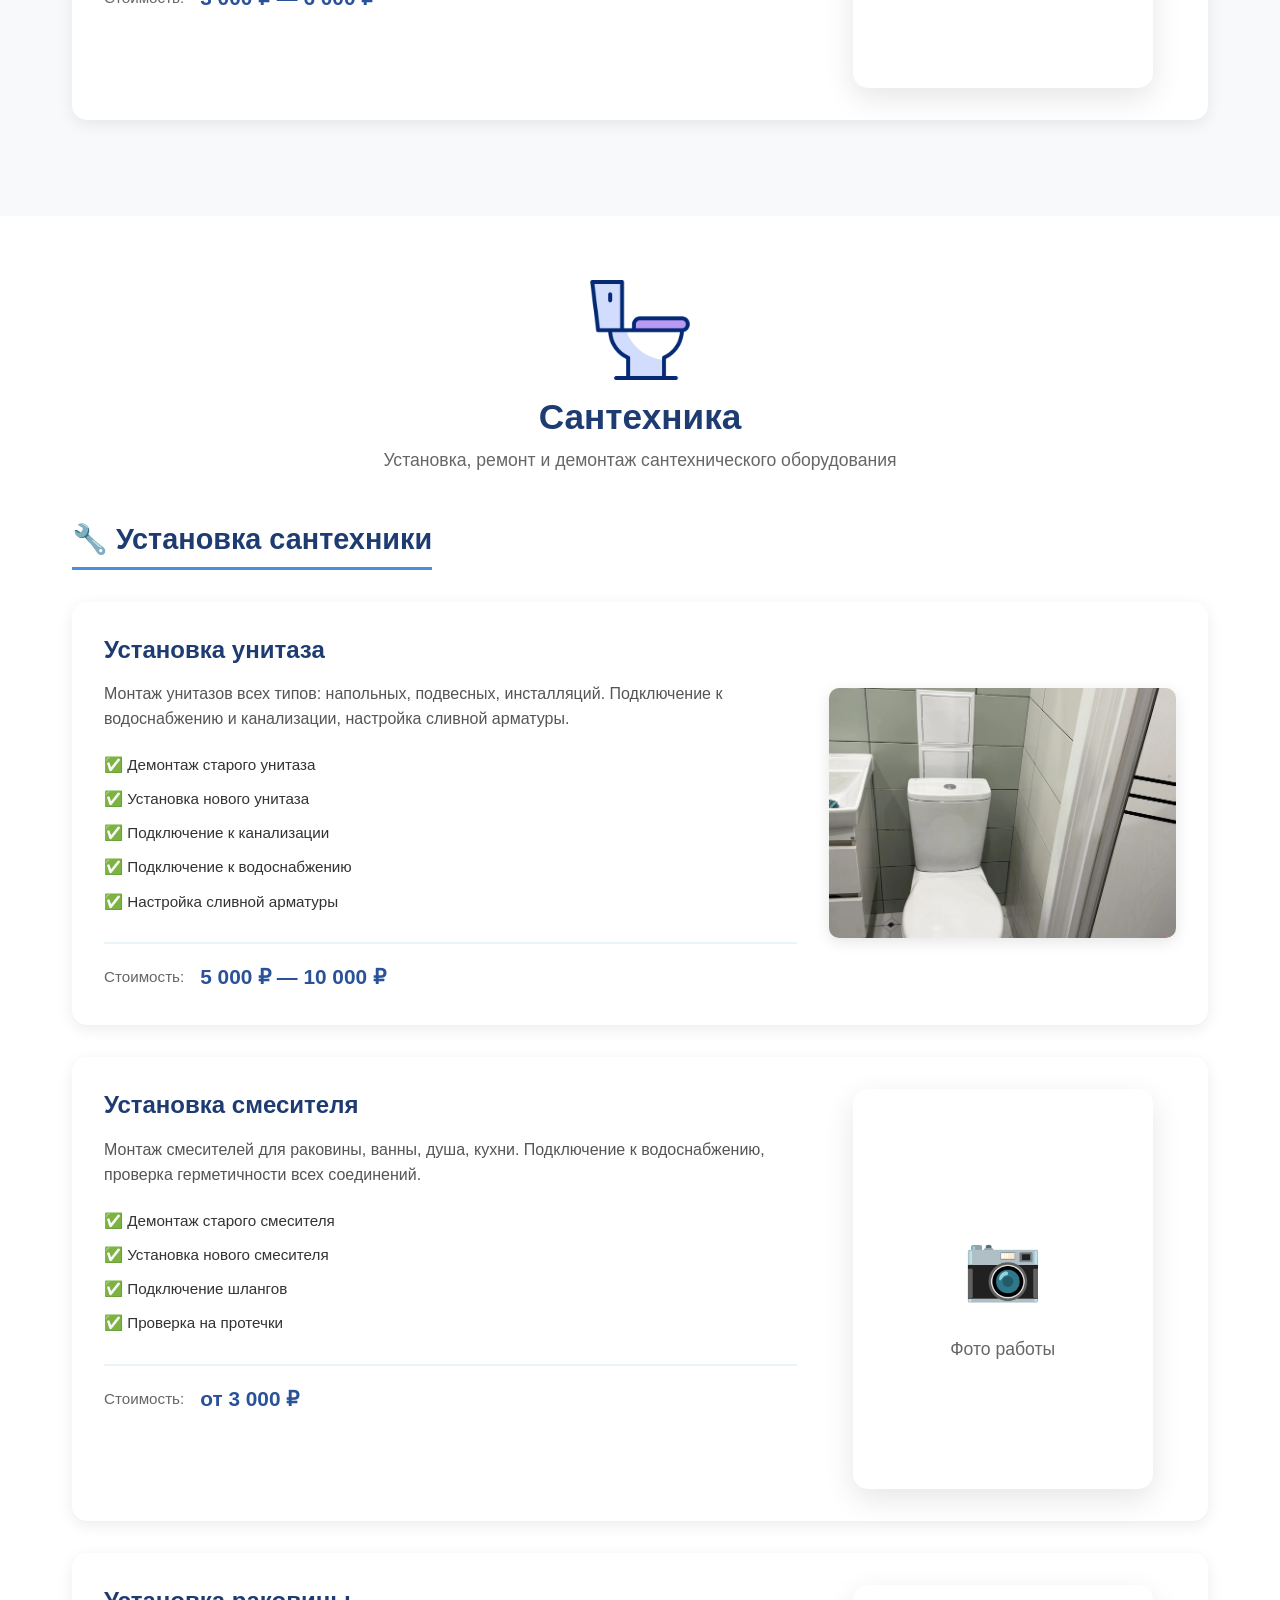
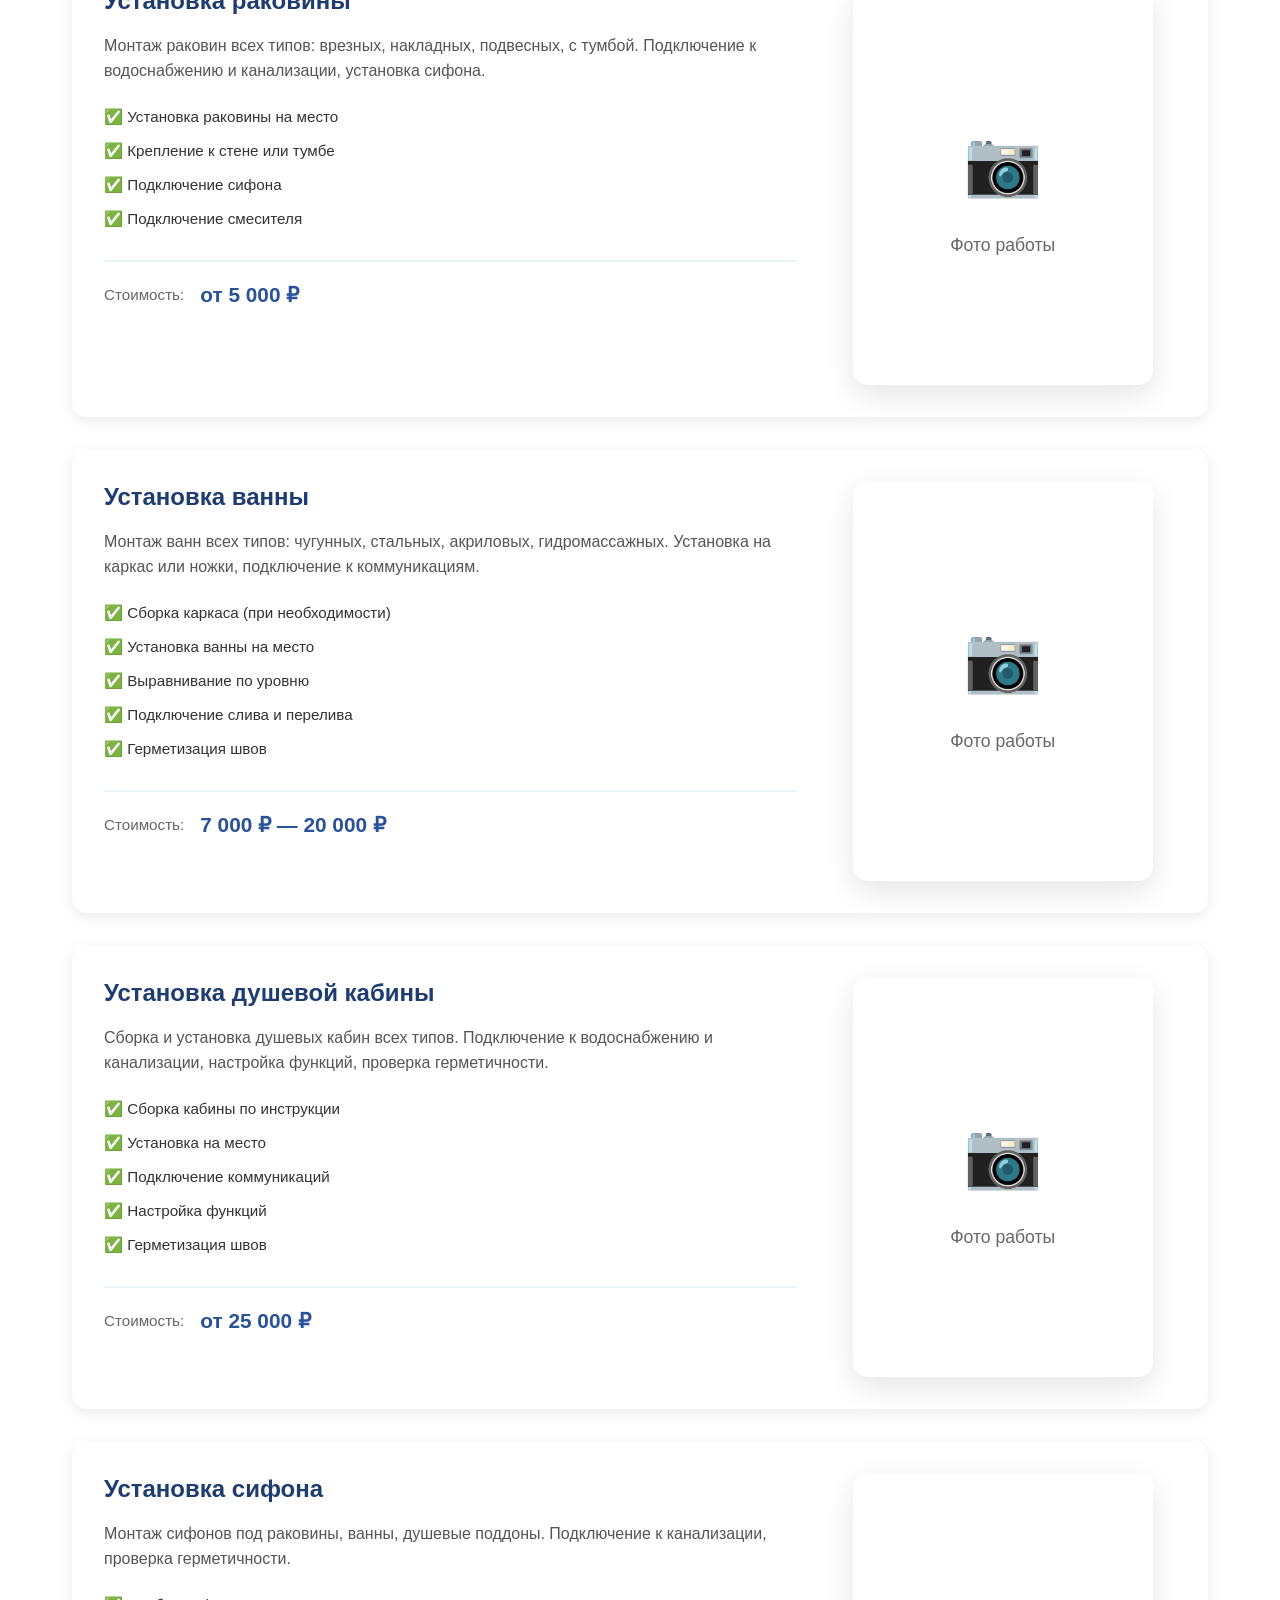
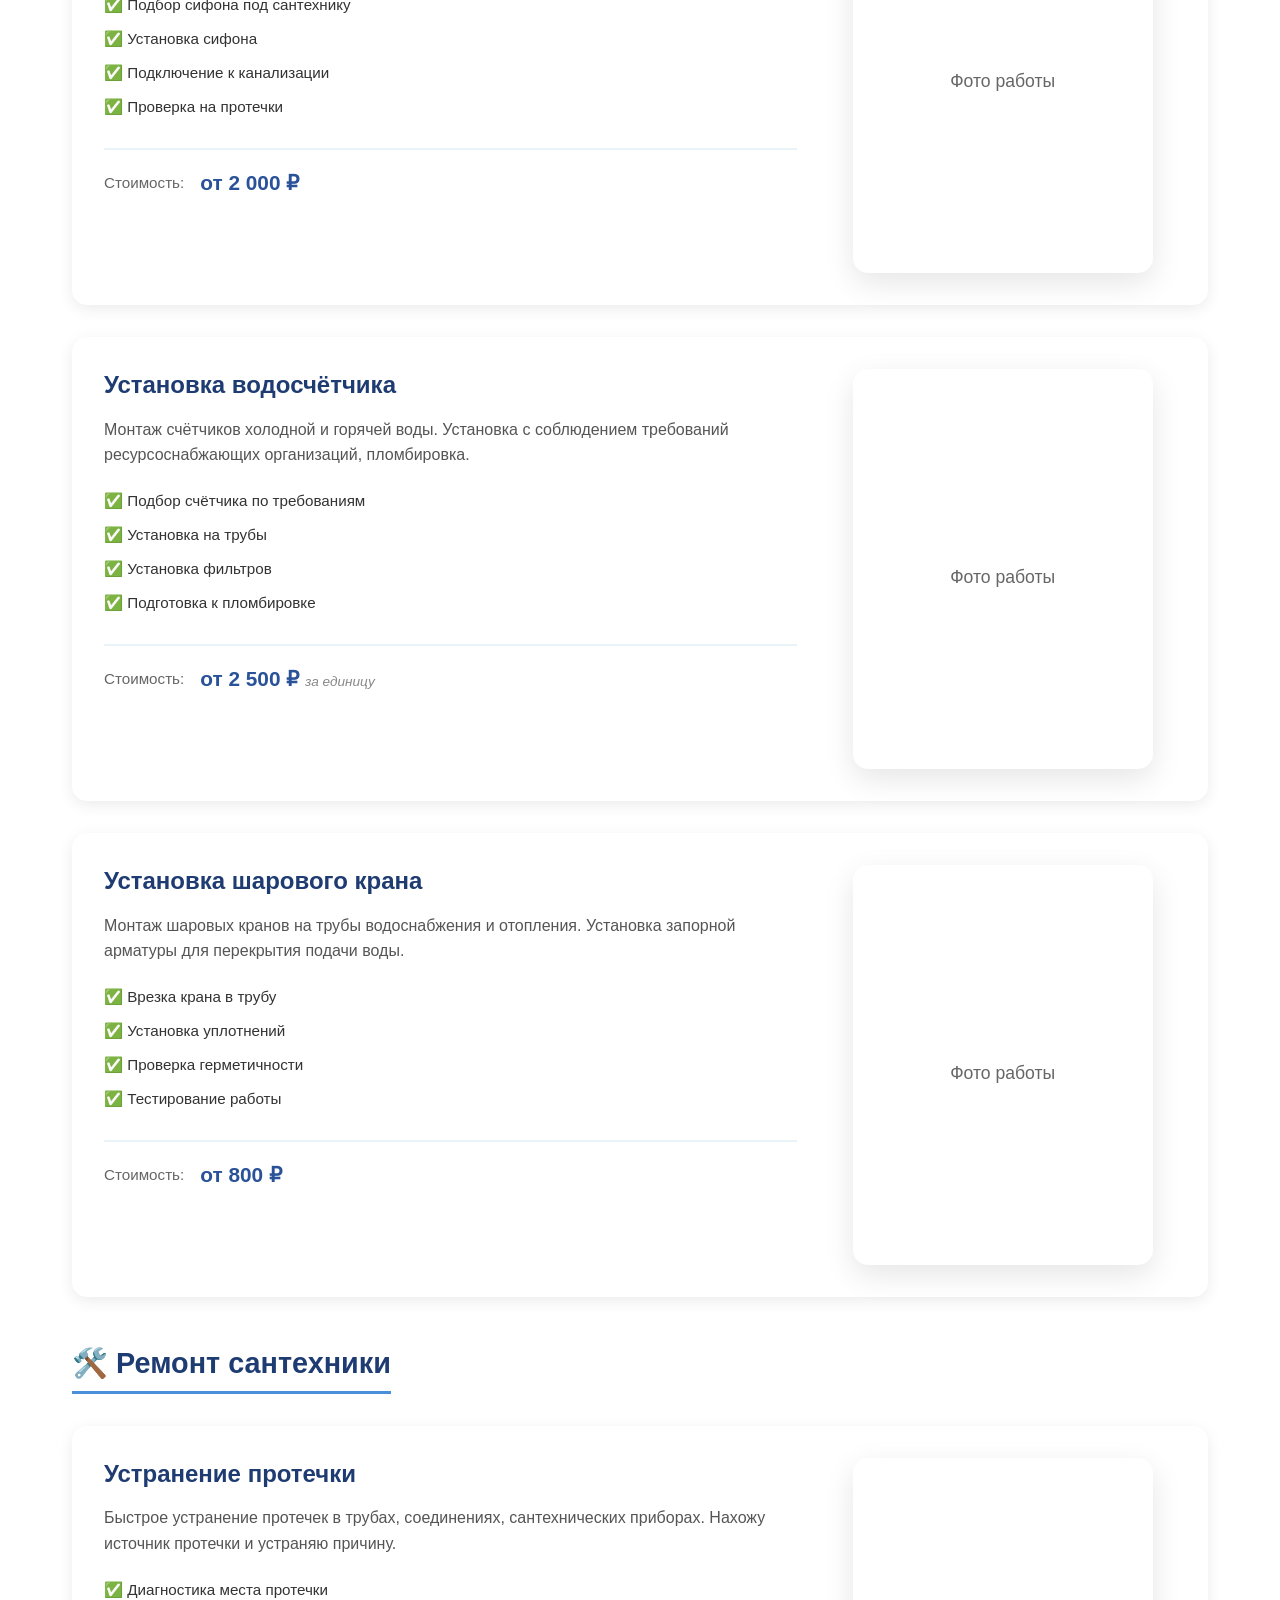
<file: services.html>
<!doctype html>
<html lang="ru">
  <head>
    <meta charset="UTF-8" />
    <meta name="viewport" content="width=device-width, initial-scale=1.0" />
    <meta http-equiv="X-UA-Compatible" content="IE=edge" />
    <!-- SEO -->
    <title>Все услуги сантехника в Воронеже — подробное описание работ</title>
    <meta
      name="description"
      content="Полный перечень сантехнических услуг в Воронеже. Установка, ремонт, замена сантехники. Подробное описание каждой услуги с фото работ. Опыт 12 лет."
    />
    <meta
      name="keywords"
      content="услуги сантехника Воронеж, установка сантехники, ремонт смесителя, подключение стиральной машины, монтаж водоснабжения, замена унитаза"
    />
    <meta name="author" content="Александр" />
    <link rel="canonical" href="https://santehmaster-vrn.ru/services.html" />

    <!-- Open Graph -->
    <meta property="og:title" content="Все услуги сантехника в Воронеже" />
    <meta
      property="og:description"
      content="Полный перечень сантехнических услуг с подробным описанием и фото работ."
    />
    <meta property="og:type" content="website" />
    <meta
      property="og:url"
      content="https://santehmaster-vrn.ru/services.html"
    />
    <meta property="og:locale" content="ru_RU" />

    <!-- Favicon -->
    <link rel="icon" type="image/png" href="images/logo.png" />

    <!-- Schema.org -->
    <script type="application/ld+json">
      {
        "@context": "https://schema.org",
        "@type": "Service",
        "serviceType": "Сантехнические услуги",
        "provider": {
          "@type": "Plumber",
          "name": "Сантехник Воронеж - Александр",
          "telephone": "+79507542549",
          "address": {
            "@type": "PostalAddress",
            "addressLocality": "Воронеж",
            "addressCountry": "RU"
          }
        },
        "areaServed": "Воронеж",
        "description": "Полный перечень сантехнических услуг в Воронеже"
      }
    </script>

    <!-- Стили -->
    <link rel="stylesheet" href="css/style.css" />
    <link rel="stylesheet" href="css/header.css" />
    <link rel="stylesheet" href="css/footer.css" />
    <link rel="stylesheet" href="css/responsive.css" />
    <link rel="stylesheet" href="css/services-page.css" />
  </head>
  <body>
    <!-- Шапка -->
    <header class="site-header">
      <div class="container header-content">
        <a href="/" class="logo">
          <span class="logo-icon">🛠</span>
          <span>Сантехник Воронеж</span>
        </a>
        <button class="mobile-menu-btn" aria-label="Меню">☰</button>

        <nav class="main-nav" aria-label="Главная навигация">
          <ul>
            <li><a href="index.html">Главная</a></li>
            <li><a href="index.html#about">О мастере</a></li>
            <li><a href="price.html">Цены</a></li>
            <li><a href="index.html#faq">Вопросы</a></li>
            <li><a href="index.html#contacts">Контакты</a></li>
          </ul>
        </nav>

        <a href="tel:+79507542549" class="phone-header">
          📞 +7 (950) 754-25-49
        </a>
      </div>
    </header>

    <main>
      <!-- Hero секция -->
      <section class="services-hero">
        <div class="services-hero-overlay"></div>
        <div class="container services-hero-content">
          <h1 class="services-hero-title">Все услуги сантехника</h1>
          <p class="services-hero-subtitle">
            Полный перечень работ с подробным описанием
          </p>
          <p class="services-hero-text">
            Выполняю любые сантехнические работы в Воронеже. Каждая услуга
            включает бесплатную консультацию и гарантию качества.
          </p>
          <div class="services-hero-buttons">
            <a href="tel:+79507542549" class="btn btn-primary">
              Позвонить мастеру</a
            >
            <a href="price.html" class="btn btn-outline">Смотреть цены →</a>
          </div>
        </div>
      </section>

      <!-- Навигация по категориям -->
      <section class="services-nav-section">
        <div class="container">
          <nav class="services-categories-nav">
            <a href="#water" class="services-nav-link">
              <img
                src="images/icons/free-icon-pipe-2860194.png"
                alt="Водоснабжение"
                class="services-nav-icon"
              />
              <span>Водоснабжение</span>
            </a>
            <a href="#sewage" class="services-nav-link">
              <img
                src="images/price-icon/free-icon-sewage-2375596.png"
                alt="Канализация"
                class="services-nav-icon"
              />
              <span>Канализация</span>
            </a>
            <a href="#heating" class="services-nav-link">
              <img
                src="images/price-icon/free-icon-heating-room-17635636.png"
                alt="Отопление"
                class="services-nav-icon"
              />
              <span>Отопление</span>
            </a>
            <a href="#clogs" class="services-nav-link">
              <img
                src="images/price-icon/free-icon-plunger-16908496.png"
                alt="Засоры"
                class="services-nav-icon"
              />
              <span>Засоры</span>
            </a>
            <a href="#plumbing" class="services-nav-link">
              <img
                src="images/icons/free-icon-toilet-bowl-14108898.png"
                alt="Сантехника"
                class="services-nav-icon"
              />
              <span>Сантехника</span>
            </a>
            <a href="#equipment" class="services-nav-link">
              <img
                src="images/icons/free-icon-washing-machine-4596009.png"
                alt="Техника"
                class="services-nav-icon"
              />
              <span>Техника</span>
            </a>
          </nav>
        </div>
      </section>

      <!-- Водоснабжение -->
      <section id="water" class="service-category-section">
        <div class="container">
          <div class="service-category-header">
            <div class="service-category-icon">
              <img
                src="images/price-icon/free-icon-pipe-2860194.png"
                alt="Водоснабжение"
              />
            </div>
            <h2 class="service-category-title">Водоснабжение</h2>
            <p class="service-category-desc">
              Монтаж, демонтаж и обслуживание систем водоснабжения любой
              сложности
            </p>
          </div>

          <!-- Услуга 1 -->
          <div class="service-detail-card">
            <div class="service-detail-content">
              <h3 class="service-detail-title">Монтаж систем водоснабжения</h3>
              <p class="service-detail-desc">
                Полный монтаж систем холодного и горячего водоснабжения с нуля.
                Включает прокладку труб, установку запорной арматуры,
                подключение к существующим сетям. Работаю с полипропиленовыми и
                металлопластиковыми трубами.
              </p>
              <ul class="service-detail-features">
                <li>✅ Проектирование схемы разводки</li>
                <li>✅ Подбор материалов под бюджет</li>
                <li>✅ Монтаж труб и фитингов</li>
                <li>✅ Установка запорных кранов</li>
                <li>✅ Опрессовка и проверка герметичности</li>
              </ul>
              <div class="service-detail-price">
                <span class="price-label">Стоимость:</span>
                <span class="price-value">от 2 000 ₽</span>
              </div>
            </div>
            <div class="service-detail-photo">
              <img src="images/works/photo10.jpg" alt="Монтаж водоснабжения" />
            </div>
          </div>

          <!-- Услуга 2 -->
          <div class="service-detail-card">
            <div class="service-detail-content">
              <h3 class="service-detail-title">Монтаж сантехнических труб</h3>
              <p class="service-detail-desc">
                Прокладка труб водоснабжения и канализации в квартирах, домах и
                коммерческих помещениях. Выполняю скрытую и открытую прокладку
                труб с соблюдением всех технических норм.
              </p>
              <ul class="service-detail-features">
                <li>✅ Прокладка труб в стенах и полу</li>
                <li>✅ Открытая прокладка с декоративными коробами</li>
                <li>✅ Замена старых труб на новые</li>
                <li>✅ Перенос существующих коммуникаций</li>
              </ul>
              <div class="service-detail-price">
                <span class="price-label">Стоимость:</span>
                <span class="price-value">от 2 000 ₽</span>
              </div>
            </div>
            <div class="service-detail-photo">
              <img src="images/works/photo4.jpg" alt="Монтаж труб" />
            </div>
          </div>

          <!-- Услуга 3 -->
          <div class="service-detail-card">
            <div class="service-detail-content">
              <h3 class="service-detail-title">
                Демонтаж систем водоснабжения
              </h3>
              <p class="service-detail-desc">
                Полный или частичный демонтаж старых систем водоснабжения.
                Аккуратно снимаю трубы, арматуру и оборудование с минимальным
                повреждением отделки. Убираю за собой мусор.
              </p>
              <ul class="service-detail-features">
                <li>✅ Демонтаж труб и стояков</li>
                <li>✅ Снятие запорной арматуры</li>
                <li>✅ Демонтаж сантехнических приборов</li>
                <li>✅ Уборка мусора</li>
              </ul>
              <div class="service-detail-price">
                <span class="price-label">Стоимость:</span>
                <span class="price-value">от 5 000 ₽</span>
              </div>
            </div>
            <div class="service-detail-photo">
              <div class="photo-placeholder">
                <span>📷</span>
                <p>Фото работы</p>
              </div>
            </div>
          </div>

          <!-- Услуга 4 -->
          <div class="service-detail-card">
            <div class="service-detail-content">
              <h3 class="service-detail-title">Перенос труб ХВС и ГВС</h3>
              <p class="service-detail-desc">
                Перенос существующих труб холодного и горячего водоснабжения на
                новое место. Выполняю при перепланировке санузлов, кухонь или
                при замене сантехники. Сохраняю работоспособность системы на
                время работ.
              </p>
              <ul class="service-detail-features">
                <li>✅ Перенос точек подключения</li>
                <li>✅ Удлинение или укорачивание труб</li>
                <li>✅ Сохранение подачи воды во время работ</li>
                <li>✅ Тестирование после переноса</li>
              </ul>
              <div class="service-detail-price">
                <span class="price-label">Стоимость:</span>
                <span class="price-value">от 5 000 ₽</span>
              </div>
            </div>
            <div class="service-detail-photo">
              <img src="images/works/photo6.jpg" alt="Перенос труб" />
            </div>
          </div>

          <!-- Услуга 5 -->
          <div class="service-detail-card">
            <div class="service-detail-content">
              <h3 class="service-detail-title">Подвод к водопроводной сети</h3>
              <p class="service-detail-desc">
                Подключение новых объектов к существующей водопроводной сети.
                Выполняю врезку в трубы, установку счётчиков и запорной
                арматуры. Работаю с центральным и автономным водоснабжением.
              </p>
              <ul class="service-detail-features">
                <li>✅ Врезка в существующие трубы</li>
                <li>✅ Установка счётчиков воды</li>
                <li>✅ Монтаж запорных кранов</li>
              </ul>
              <div class="service-detail-price">
                <span class="price-label">Стоимость:</span>
                <span class="price-value">от 2 000 ₽ </span>
              </div>
            </div>
            <div class="service-detail-photo">
              <div class="photo-placeholder">
                <span>📷</span>
                <p>Фото работы</p>
              </div>
            </div>
          </div>

          <!-- Услуга 6 -->
          <div class="service-detail-card">
            <div class="service-detail-content">
              <h3 class="service-detail-title">Проектирование, сметы</h3>
              <p class="service-detail-desc">
                Разработка проекта водоснабжения с расчётом материалов и
                стоимости работ.
              </p>
              <ul class="service-detail-features">
                <li>✅ Составление схемы разводки</li>
                <li>✅ Расчёт количества материалов</li>
                <li>✅ Смета работ и материалов</li>
              </ul>
              <div class="service-detail-price">
                <span class="price-label">Стоимость:</span>
                <span class="price-value"> от 5 000 ₽</span>
              </div>
            </div>
            <div class="service-detail-photo">
              <div class="photo-placeholder">
                <span>📷</span>
                <p>Фото работы</p>
              </div>
            </div>
          </div>
        </div>
      </section>

      <!-- Канализация -->
      <section id="sewage" class="service-category-section alt-bg">
        <div class="container">
          <div class="service-category-header">
            <div class="service-category-icon">
              <img
                src="images/price-icon/free-icon-sewage-2375596.png"
                alt="Канализация"
              />
            </div>
            <h2 class="service-category-title">Канализация</h2>
            <p class="service-category-desc">
              Монтаж, ремонт и обслуживание канализационных систем
            </p>
          </div>

          <!-- Услуга 1 -->
          <div class="service-detail-card">
            <div class="service-detail-content">
              <h3 class="service-detail-title">Монтаж канализации</h3>
              <p class="service-detail-desc">
                Полный монтаж канализационной системы с нуля. Прокладка труб,
                установка ревизий, подключение сантехнических приборов. Работаю
                с ПВХ трубами.
              </p>
              <ul class="service-detail-features">
                <li>✅ Прокладка канализационных труб</li>
                <li>✅ Установка ревизионных люков</li>
                <li>✅ Подключение сантехники</li>
                <li>✅ Проверка герметичности</li>
              </ul>
              <div class="service-detail-price">
                <span class="price-label">Стоимость:</span>
                <span class="price-value">от 2 000 ₽</span>
              </div>
            </div>
            <div class="service-detail-photo">
              <div class="photo-placeholder">
                <span>📷</span>
                <p>Фото работы</p>
              </div>
            </div>
          </div>

          <!-- Услуга 2 -->
          <div class="service-detail-card">
            <div class="service-detail-content">
              <h3 class="service-detail-title">
                Прокладка канализационных труб
              </h3>
              <p class="service-detail-desc">
                Прокладка новых канализационных труб при ремонте или
                перепланировке. Соблюдаю уклоны для самотёка, устанавливаю
                крепления и компенсаторы.
              </p>
              <ul class="service-detail-features">
                <li>✅ Прокладка труб с правильным уклоном</li>
                <li>✅ Установка креплений и хомутов</li>
                <li>✅ Монтаж компенсаторов</li>
                <li>✅ Теплоизоляция (при необходимости)</li>
              </ul>
              <div class="service-detail-price">
                <span class="price-label">Стоимость:</span>
                <span class="price-value">от 2 000 ₽</span>
              </div>
            </div>
            <div class="service-detail-photo">
              <div class="photo-placeholder">
                <span>📷</span>
                <p>Фото работы</p>
              </div>
            </div>
          </div>

          <!-- Услуга 3 -->
          <div class="service-detail-card">
            <div class="service-detail-content">
              <h3 class="service-detail-title">Демонтаж канализации</h3>
              <p class="service-detail-desc">
                Полный или частичный демонтаж старой канализационной системы.
                Аккуратно снимаю чугунные и ПВХ трубы с минимальным повреждением
                конструкций.
              </p>
              <ul class="service-detail-features">
                <li>✅ Демонтаж чугунных труб</li>
                <li>✅ Снятие ПВХ труб и фитингов</li>
                <li>✅ Демонтаж ревизий и тройников</li>
                <li>✅ Уборка мусора</li>
              </ul>
              <div class="service-detail-price">
                <span class="price-label">Стоимость:</span>
                <span class="price-value">500 ₽ — 20 000 ₽</span>
              </div>
            </div>
            <div class="service-detail-photo">
              <div class="photo-placeholder">
                <span>📷</span>
                <p>Фото работы</p>
              </div>
            </div>
          </div>

          <!-- Услуга 4 -->
          <div class="service-detail-card">
            <div class="service-detail-content">
              <h3 class="service-detail-title">
                Подвод к канализационной сети
              </h3>
              <p class="service-detail-desc">
                Подключение новых объектов к существующей канализационной сети.
                Врезка в трубы, установка переходников и уплотнений.
              </p>
              <ul class="service-detail-features">
                <li>✅ Врезка в канализационную трубу</li>
                <li>✅ Установка переходников</li>
                <li>✅ Герметизация соединений</li>
                <li>✅ Проверка работоспособности</li>
              </ul>
              <div class="service-detail-price">
                <span class="price-label">Стоимость:</span>
                <span class="price-value"> от 1 500 ₽</span>
              </div>
            </div>
            <div class="service-detail-photo">
              <div class="photo-placeholder">
                <span>📷</span>
                <p>Фото работы</p>
              </div>
            </div>
          </div>

          <!-- Услуга 5 -->
          <div class="service-detail-card">
            <div class="service-detail-content">
              <h3 class="service-detail-title">Ремонт коллекторов</h3>
              <p class="service-detail-desc">
                Ремонт и замена канализационных коллекторов. Устранение
                протечек, замена повреждённых участков, усиление конструкции.
              </p>
              <ul class="service-detail-features">
                <li>✅ Диагностика состояния коллектора</li>
                <li>✅ Устранение протечек</li>
                <li>✅ Замена повреждённых участков</li>
                <li>✅ Усиление конструкции</li>
              </ul>
              <div class="service-detail-price">
                <span class="price-label">Стоимость:</span>
                <span class="price-value"> от 10 000 ₽</span>
              </div>
            </div>
            <div class="service-detail-photo">
              <div class="photo-placeholder">
                <span>📷</span>
                <p>Фото работы</p>
              </div>
            </div>
          </div>
        </div>
      </section>

      <!-- Отопление -->
      <section id="heating" class="service-category-section">
        <div class="container">
          <div class="service-category-header">
            <div class="service-category-icon">
              <img
                src="images/price-icon/free-icon-heating-room-17635636.png"
                alt="Радиатор отопления"
              />
            </div>
            <h2 class="service-category-title">Отопление</h2>
            <p class="service-category-desc">
              Установка, демонтаж и обслуживание систем отопления
            </p>
          </div>

          <div class="service-detail-card">
            <div class="service-detail-content">
              <h3 class="service-detail-title">
                Установка радиатора отопления
              </h3>
              <p class="service-detail-desc">
                Монтаж радиаторов отопления всех типов: алюминиевых,
                биметаллических, стальных панельных. Подключение к существующей
                системе с установкой запорной арматуры и терморегуляторов.
              </p>
              <ul class="service-detail-features">
                <li>✅ Демонтаж старого радиатора</li>
                <li>✅ Установка нового радиатора</li>
                <li>✅ Монтаж запорных кранов</li>
                <li>✅ Установка терморегуляторов</li>
                <li>✅ Опрессовка и проверка</li>
              </ul>
              <div class="service-detail-price">
                <span class="price-label">Стоимость:</span>
                <span class="price-value">от 5 000 ₽</span>
              </div>
            </div>
            <div class="service-detail-photo">
              <div class="photo-placeholder">
                <span>📷</span>
                <p>Фото работы</p>
              </div>
            </div>
          </div>

          <div class="service-detail-card">
            <div class="service-detail-content">
              <h3 class="service-detail-title">Демонтаж труб отопления</h3>
              <p class="service-detail-desc">
                Демонтаж старых труб системы отопления. Аккуратно снимаю
                стальные и пластиковые трубы с минимальным повреждением отделки
                стен и пола.
              </p>
              <ul class="service-detail-features">
                <li>✅ Демонтаж стальных труб</li>
                <li>✅ Снятие пластиковых труб</li>
                <li>✅ Демонтаж креплений</li>
                <li>✅ Уборка мусора</li>
              </ul>
              <div class="service-detail-price">
                <span class="price-label">Стоимость:</span>
                <span class="price-value">от 5 000 ₽</span>
              </div>
            </div>
            <div class="service-detail-photo">
              <div class="photo-placeholder">
                <span>📷</span>
                <p>Фото работы</p>
              </div>
            </div>
          </div>

          <div class="service-detail-card">
            <div class="service-detail-content">
              <h3 class="service-detail-title">
                Демонтаж радиаторов отопления
              </h3>
              <p class="service-detail-desc">
                Снятие радиаторов отопления для замены или ремонта. Перекрываю
                подачу теплоносителя, аккуратно демонтирую радиатор с
                сохранением целостности труб.
              </p>
              <ul class="service-detail-features">
                <li>✅ Перекрытие подачи теплоносителя</li>
                <li>✅ Демонтаж радиатора</li>
                <li>✅ Установка заглушек на трубы</li>
                <li>✅ Подготовка к установке нового</li>
              </ul>
              <div class="service-detail-price">
                <span class="price-label">Стоимость:</span>
                <span class="price-value">от 2 000 ₽</span>
              </div>
            </div>
            <div class="service-detail-photo">
              <div class="photo-placeholder">
                <span></span>
                <p>Фото работы</p>
              </div>
            </div>
          </div>
        </div>
      </section>

      <!-- Засоры -->
      <section id="clogs" class="service-category-section alt-bg">
        <div class="container">
          <div class="service-category-header">
            <div class="service-category-icon">
              <img
                src="images/price-icon/free-icon-plunger-16908496.png"
                alt="Вантуз"
              />
            </div>
            <h2 class="service-category-title">
              Прочистка канализации и устранение засоров
            </h2>
            <p class="service-category-desc">
              Быстрое устранение засоров любой сложности профессиональным
              оборудованием
            </p>
          </div>

          <div class="service-detail-card">
            <div class="service-detail-content">
              <h3 class="service-detail-title">Устранение засора</h3>
              <p class="service-detail-desc">
                Устранение засоров в раковинах, ваннах, душевых кабинах.
                Использую механические и химические методы прочистки. Работаю
                быстро и эффективно.
              </p>
              <ul class="service-detail-features">
                <li>✅ Диагностика места засора</li>
                <li>✅ Механическая прочистка</li>
                <li>✅ Химическая обработка (при необходимости)</li>
                <li>✅ Проверка проходимости</li>
              </ul>
              <div class="service-detail-price">
                <span class="price-label">Стоимость:</span>
                <span class="price-value">от 3 000 ₽</span>
              </div>
            </div>
            <div class="service-detail-photo">
              <div class="photo-placeholder">
                <span></span>
                <p>Фото работы</p>
              </div>
            </div>
          </div>

          <div class="service-detail-card">
            <div class="service-detail-content">
              <h3 class="service-detail-title">Прочистка канализации</h3>
              <p class="service-detail-desc">
                Глубокая прочистка канализационных труб профессиональным
                оборудованием. Устраняю сложные засоры, жировые отложения,
                посторонние предметы.
              </p>
              <ul class="service-detail-features">
                <li>✅ Прочистка тросом</li>
                <li>✅ Гидродинамическая промывка</li>
                <li>✅ Удаление жировых отложений</li>
                <li>✅ Профилактическая обработка</li>
              </ul>
              <div class="service-detail-price">
                <span class="price-label">Стоимость:</span>
                <span class="price-value">от 3 000 ₽</span>
              </div>
            </div>
            <div class="service-detail-photo">
              <div class="photo-placeholder">
                <span></span>
                <p>Фото работы</p>
              </div>
            </div>
          </div>

          <div class="service-detail-card">
            <div class="service-detail-content">
              <h3 class="service-detail-title">Устранение засоров в сифонах</h3>
              <p class="service-detail-desc">
                Прочистка и замена сифонов под раковинами, ваннами и душевыми
                кабинами. Устраняю засоры, вызванные скоплением волос, жира и
                мелкого мусора.
              </p>
              <ul class="service-detail-features">
                <li>✅ Разборка сифона</li>
                <li>✅ Очистка от загрязнений</li>
                <li>✅ Замена уплотнителей</li>
                <li>✅ Сборка и проверка</li>
              </ul>
              <div class="service-detail-price">
                <span class="price-label">Стоимость:</span>
                <span class="price-value"> от 2 000 ₽</span>
              </div>
            </div>
            <div class="service-detail-photo">
              <div class="photo-placeholder">
                <span>📷</span>
                <p>Фото работы</p>
              </div>
            </div>
          </div>

          <div class="service-detail-card">
            <div class="service-detail-content">
              <h3 class="service-detail-title">
                Устранение засоров в канализации
              </h3>
              <p class="service-detail-desc">
                Прочистка засоров в канализационных трубах на любом участке.
                Работаю с трубами разного диаметра и материала.
              </p>
              <ul class="service-detail-features">
                <li>✅ Локализация засора</li>
                <li>✅ Прочистка тросом</li>
                <li>✅ Промывка труб</li>
                <li>✅ Рекомендации по профилактике</li>
              </ul>
              <div class="service-detail-price">
                <span class="price-label">Стоимость:</span>
                <span class="price-value"> от 4 000 ₽</span>
              </div>
            </div>
            <div class="service-detail-photo">
              <div class="photo-placeholder">
                <span>📷</span>
                <p>Фото работы</p>
              </div>
            </div>
          </div>

          <div class="service-detail-card">
            <div class="service-detail-content">
              <h3 class="service-detail-title">Устранение засора в туалете</h3>
              <p class="service-detail-desc">
                Прочистка засоров в унитазах. Удаляю посторонние предметы,
                бумагу, органические отложения. Работаю аккуратно, без
                повреждения сантехники.
              </p>
              <ul class="service-detail-features">
                <li>✅ Диагностика причины засора</li>
                <li>✅ Механическое удаление</li>
                <li>✅ Прочистка тросом</li>
                <li>✅ Проверка слива</li>
              </ul>
              <div class="service-detail-price">
                <span class="price-label">Стоимость:</span>
                <span class="price-value">3 000 ₽ — 6 000 ₽</span>
              </div>
            </div>
            <div class="service-detail-photo">
              <div class="photo-placeholder">
                <span>📷</span>
                <p>Фото работы</p>
              </div>
            </div>
          </div>
        </div>
      </section>

      <!-- Сантехника -->
      <section id="plumbing" class="service-category-section">
        <div class="container">
          <div class="service-category-header">
            <div class="service-category-icon">
              <img
                src="images/price-icon/free-icon-toilet-bowl-14108898.png"
                alt="Унитаз"
              />
            </div>
            <h2 class="service-category-title">Сантехника</h2>
            <p class="service-category-desc">
              Установка, ремонт и демонтаж сантехнического оборудования
            </p>
          </div>

          <!-- Установка -->
          <div class="service-subcategory">
            <h3 class="service-subcategory-title">🔧 Установка сантехники</h3>

            <div class="service-detail-card">
              <div class="service-detail-content">
                <h3 class="service-detail-title">Установка унитаза</h3>
                <p class="service-detail-desc">
                  Монтаж унитазов всех типов: напольных, подвесных, инсталляций.
                  Подключение к водоснабжению и канализации, настройка сливной
                  арматуры.
                </p>
                <ul class="service-detail-features">
                  <li>✅ Демонтаж старого унитаза</li>
                  <li>✅ Установка нового унитаза</li>
                  <li>✅ Подключение к канализации</li>
                  <li>✅ Подключение к водоснабжению</li>
                  <li>✅ Настройка сливной арматуры</li>
                </ul>
                <div class="service-detail-price">
                  <span class="price-label">Стоимость:</span>
                  <span class="price-value">5 000 ₽ — 10 000 ₽</span>
                </div>
              </div>
              <div class="service-detail-photo">
                <img src="images/works/photo8.jpg" alt="Установка унитаза" />
              </div>
            </div>

            <div class="service-detail-card">
              <div class="service-detail-content">
                <h3 class="service-detail-title">Установка смесителя</h3>
                <p class="service-detail-desc">
                  Монтаж смесителей для раковины, ванны, душа, кухни.
                  Подключение к водоснабжению, проверка герметичности всех
                  соединений.
                </p>
                <ul class="service-detail-features">
                  <li>✅ Демонтаж старого смесителя</li>
                  <li>✅ Установка нового смесителя</li>
                  <li>✅ Подключение шлангов</li>
                  <li>✅ Проверка на протечки</li>
                </ul>
                <div class="service-detail-price">
                  <span class="price-label">Стоимость:</span>
                  <span class="price-value">от 3 000 ₽</span>
                </div>
              </div>
              <div class="service-detail-photo">
                <div class="photo-placeholder">
                  <span>📷</span>
                  <p>Фото работы</p>
                </div>
              </div>
            </div>

            <div class="service-detail-card">
              <div class="service-detail-content">
                <h3 class="service-detail-title">Установка раковины</h3>
                <p class="service-detail-desc">
                  Монтаж раковин всех типов: врезных, накладных, подвесных, с
                  тумбой. Подключение к водоснабжению и канализации, установка
                  сифона.
                </p>
                <ul class="service-detail-features">
                  <li>✅ Установка раковины на место</li>
                  <li>✅ Крепление к стене или тумбе</li>
                  <li>✅ Подключение сифона</li>
                  <li>✅ Подключение смесителя</li>
                </ul>
                <div class="service-detail-price">
                  <span class="price-label">Стоимость:</span>
                  <span class="price-value">от 5 000 ₽</span>
                </div>
              </div>
              <div class="service-detail-photo">
                <div class="photo-placeholder">
                  <span>📷</span>
                  <p>Фото работы</p>
                </div>
              </div>
            </div>

            <div class="service-detail-card">
              <div class="service-detail-content">
                <h3 class="service-detail-title">Установка ванны</h3>
                <p class="service-detail-desc">
                  Монтаж ванн всех типов: чугунных, стальных, акриловых,
                  гидромассажных. Установка на каркас или ножки, подключение к
                  коммуникациям.
                </p>
                <ul class="service-detail-features">
                  <li>✅ Сборка каркаса (при необходимости)</li>
                  <li>✅ Установка ванны на место</li>
                  <li>✅ Выравнивание по уровню</li>
                  <li>✅ Подключение слива и перелива</li>
                  <li>✅ Герметизация швов</li>
                </ul>
                <div class="service-detail-price">
                  <span class="price-label">Стоимость:</span>
                  <span class="price-value">7 000 ₽ — 20 000 ₽</span>
                </div>
              </div>
              <div class="service-detail-photo">
                <div class="photo-placeholder">
                  <span>📷</span>
                  <p>Фото работы</p>
                </div>
              </div>
            </div>

            <div class="service-detail-card">
              <div class="service-detail-content">
                <h3 class="service-detail-title">Установка душевой кабины</h3>
                <p class="service-detail-desc">
                  Сборка и установка душевых кабин всех типов. Подключение к
                  водоснабжению и канализации, настройка функций, проверка
                  герметичности.
                </p>
                <ul class="service-detail-features">
                  <li>✅ Сборка кабины по инструкции</li>
                  <li>✅ Установка на место</li>
                  <li>✅ Подключение коммуникаций</li>
                  <li>✅ Настройка функций</li>
                  <li>✅ Герметизация швов</li>
                </ul>
                <div class="service-detail-price">
                  <span class="price-label">Стоимость:</span>
                  <span class="price-value">от 25 000 ₽</span>
                </div>
              </div>
              <div class="service-detail-photo">
                <div class="photo-placeholder">
                  <span>📷</span>
                  <p>Фото работы</p>
                </div>
              </div>
            </div>

            <div class="service-detail-card">
              <div class="service-detail-content">
                <h3 class="service-detail-title">Установка сифона</h3>
                <p class="service-detail-desc">
                  Монтаж сифонов под раковины, ванны, душевые поддоны.
                  Подключение к канализации, проверка герметичности.
                </p>
                <ul class="service-detail-features">
                  <li>✅ Подбор сифона под сантехнику</li>
                  <li>✅ Установка сифона</li>
                  <li>✅ Подключение к канализации</li>
                  <li>✅ Проверка на протечки</li>
                </ul>
                <div class="service-detail-price">
                  <span class="price-label">Стоимость:</span>
                  <span class="price-value">от 2 000 ₽</span>
                </div>
              </div>
              <div class="service-detail-photo">
                <div class="photo-placeholder">
                  <span></span>
                  <p>Фото работы</p>
                </div>
              </div>
            </div>

            <div class="service-detail-card">
              <div class="service-detail-content">
                <h3 class="service-detail-title">Установка водосчётчика</h3>
                <p class="service-detail-desc">
                  Монтаж счётчиков холодной и горячей воды. Установка с
                  соблюдением требований ресурсоснабжающих организаций,
                  пломбировка.
                </p>
                <ul class="service-detail-features">
                  <li>✅ Подбор счётчика по требованиям</li>
                  <li>✅ Установка на трубы</li>
                  <li>✅ Установка фильтров</li>
                  <li>✅ Подготовка к пломбировке</li>
                </ul>
                <div class="service-detail-price">
                  <span class="price-label">Стоимость:</span>
                  <span class="price-value"
                    >от 2 500 ₽ <span class="price-unit">за единицу</span></span
                  >
                </div>
              </div>
              <div class="service-detail-photo">
                <div class="photo-placeholder">
                  <span></span>
                  <p>Фото работы</p>
                </div>
              </div>
            </div>

            <div class="service-detail-card">
              <div class="service-detail-content">
                <h3 class="service-detail-title">Установка шарового крана</h3>
                <p class="service-detail-desc">
                  Монтаж шаровых кранов на трубы водоснабжения и отопления.
                  Установка запорной арматуры для перекрытия подачи воды.
                </p>
                <ul class="service-detail-features">
                  <li>✅ Врезка крана в трубу</li>
                  <li>✅ Установка уплотнений</li>
                  <li>✅ Проверка герметичности</li>
                  <li>✅ Тестирование работы</li>
                </ul>
                <div class="service-detail-price">
                  <span class="price-label">Стоимость:</span>
                  <span class="price-value">от 800 ₽ </span>
                </div>
              </div>
              <div class="service-detail-photo">
                <div class="photo-placeholder">
                  <span></span>
                  <p>Фото работы</p>
                </div>
              </div>
            </div>
          </div>

          <!-- Ремонт -->
          <div class="service-subcategory">
            <h3 class="service-subcategory-title">🛠️ Ремонт сантехники</h3>

            <div class="service-detail-card">
              <div class="service-detail-content">
                <h3 class="service-detail-title">Устранение протечки</h3>
                <p class="service-detail-desc">
                  Быстрое устранение протечек в трубах, соединениях,
                  сантехнических приборах. Нахожу источник протечки и устраняю
                  причину.
                </p>
                <ul class="service-detail-features">
                  <li>✅ Диагностика места протечки</li>
                  <li>✅ Устранение причины</li>
                  <li>✅ Замена уплотнений</li>
                  <li>✅ Проверка герметичности</li>
                </ul>
                <div class="service-detail-price">
                  <span class="price-label">Стоимость:</span>
                  <span class="price-value">от 2 000 ₽</span>
                </div>
              </div>
              <div class="service-detail-photo">
                <div class="photo-placeholder">
                  <span>📷</span>
                  <p>Фото работы</p>
                </div>
              </div>
            </div>

            <div class="service-detail-card">
              <div class="service-detail-content">
                <h3 class="service-detail-title">Ремонт смесителя</h3>
                <p class="service-detail-desc">
                  Ремонт смесителей всех типов: устранение протечек, замена
                  картриджей, кран-букс, прокладок. Восстановление
                  работоспособности без замены всего смесителя.
                </p>
                <ul class="service-detail-features">
                  <li>✅ Разборка смесителя</li>
                  <li>✅ Диагностика неисправности</li>
                  <li>✅ Замена изношенных деталей</li>
                  <li>✅ Сборка и проверка</li>
                </ul>
                <div class="service-detail-price">
                  <span class="price-label">Стоимость:</span>
                  <span class="price-value">от 1 500 ₽</span>
                </div>
              </div>
              <div class="service-detail-photo">
                <div class="photo-placeholder">
                  <span>📷</span>
                  <p>Фото работы</p>
                </div>
              </div>
            </div>

            <div class="service-detail-card">
              <div class="service-detail-content">
                <h3 class="service-detail-title">Ремонт унитазов</h3>
                <p class="service-detail-desc">
                  Ремонт унитазов: устранение протечек, замена арматуры,
                  настройка сливного механизма. Работаю с унитазами всех типов.
                </p>
                <ul class="service-detail-features">
                  <li>✅ Диагностика неисправности</li>
                  <li>✅ Замена арматуры</li>
                  <li>✅ Настройка слива</li>
                  <li>✅ Устранение протечек</li>
                </ul>
                <div class="service-detail-price">
                  <span class="price-label">Стоимость:</span>
                  <span class="price-value">3 000 ₽</span>
                </div>
              </div>
              <div class="service-detail-photo">
                <div class="photo-placeholder">
                  <span>📷</span>
                  <p>Фото работы</p>
                </div>
              </div>
            </div>

            <div class="service-detail-card">
              <div class="service-detail-content">
                <h3 class="service-detail-title">Ремонт инсталляции</h3>
                <p class="service-detail-desc">
                  Ремонт инсталляций для подвесных унитазов: замена арматуры,
                  устранение протечек, настройка механизма слива.
                </p>
                <ul class="service-detail-features">
                  <li>✅ Доступ к инсталляции</li>
                  <li>✅ Диагностика неисправности</li>
                  <li>✅ Замена деталей</li>
                  <li>✅ Настройка и проверка</li>
                </ul>
                <div class="service-detail-price">
                  <span class="price-label">Стоимость:</span>
                  <span class="price-value"> от 5 000 ₽</span>
                </div>
              </div>
              <div class="service-detail-photo">
                <div class="photo-placeholder">
                  <span>📷</span>
                  <p>Фото работы</p>
                </div>
              </div>
            </div>

            <div class="service-detail-card">
              <div class="service-detail-content">
                <h3 class="service-detail-title">
                  Ремонт сливов душевых кабин
                </h3>
                <p class="service-detail-desc">
                  Ремонт сливных механизмов душевых кабин: замена сифонов,
                  устранение протечек, прочистка засоров.
                </p>
                <ul class="service-detail-features">
                  <li>✅ Диагностика слива</li>
                  <li>✅ Замена сифона</li>
                  <li>✅ Устранение протечек</li>
                  <li>✅ Проверка работоспособности</li>
                </ul>
                <div class="service-detail-price">
                  <span class="price-label">Стоимость:</span>
                  <span class="price-value"> от 2 500 ₽</span>
                </div>
              </div>
              <div class="service-detail-photo">
                <div class="photo-placeholder">
                  <span>📷</span>
                  <p>Фото работы</p>
                </div>
              </div>
            </div>

            <div class="service-detail-card">
              <div class="service-detail-content">
                <h3 class="service-detail-title">Замена гофры унитаза</h3>
                <p class="service-detail-desc">
                  Замена гофрированной трубы, соединяющей унитаз с канализацией.
                  Устранение протечек и неприятных запахов.
                </p>
                <ul class="service-detail-features">
                  <li>✅ Демонтаж старой гофры</li>
                  <li>✅ Установка новой гофры</li>
                  <li>✅ Герметизация соединений</li>
                  <li>✅ Проверка на протечки</li>
                </ul>
                <div class="service-detail-price">
                  <span class="price-label">Стоимость:</span>
                  <span class="price-value"> от 2 000 ₽</span>
                </div>
              </div>
              <div class="service-detail-photo">
                <div class="photo-placeholder">
                  <span>📷</span>
                  <p>Фото работы</p>
                </div>
              </div>
            </div>
          </div>

          <!-- Демонтаж -->
          <div class="service-subcategory">
            <h3 class="service-subcategory-title">🔨 Демонтаж сантехники</h3>

            <div class="service-detail-card">
              <div class="service-detail-content">
                <h3 class="service-detail-title">Демонтаж раковины</h3>
                <p class="service-detail-desc">
                  Аккуратный демонтаж раковины с сохранением целостности стен и
                  коммуникаций. Отключение от водоснабжения и канализации.
                </p>
                <ul class="service-detail-features">
                  <li>✅ Отключение от коммуникаций</li>
                  <li>✅ Демонтаж раковины</li>
                  <li>✅ Заглушка труб</li>
                  <li>✅ Уборка места</li>
                </ul>
                <div class="service-detail-price">
                  <span class="price-label">Стоимость:</span>
                  <span class="price-value">от 2 000 ₽</span>
                </div>
              </div>
              <div class="service-detail-photo">
                <div class="photo-placeholder">
                  <span>📷</span>
                  <p>Фото работы</p>
                </div>
              </div>
            </div>

            <div class="service-detail-card">
              <div class="service-detail-content">
                <h3 class="service-detail-title">Демонтаж унитаза</h3>
                <p class="service-detail-desc">
                  Демонтаж унитаза с отключением от водоснабжения и канализации.
                  Аккуратное снятие без повреждения пола и стен.
                </p>
                <ul class="service-detail-features">
                  <li>✅ Отключение от коммуникаций</li>
                  <li>✅ Демонтаж унитаза</li>
                  <li>✅ Заглушка канализации</li>
                  <li>✅ Уборка места</li>
                </ul>
                <div class="service-detail-price">
                  <span class="price-label">Стоимость:</span>
                  <span class="price-value">от 2 000 ₽</span>
                </div>
              </div>
              <div class="service-detail-photo">
                <div class="photo-placeholder">
                  <span>📷</span>
                  <p>Фото работы</p>
                </div>
              </div>
            </div>

            <div class="service-detail-card">
              <div class="service-detail-content">
                <h3 class="service-detail-title">Демонтаж смесителя</h3>
                <p class="service-detail-desc">
                  Снятие смесителя с раковины, ванны или душа. Отключение от
                  водоснабжения, заглушка труб.
                </p>
                <ul class="service-detail-features">
                  <li>✅ Отключение от водоснабжения</li>
                  <li>✅ Демонтаж смесителя</li>
                  <li>✅ Заглушка труб</li>
                  <li>✅ Подготовка к установке нового</li>
                </ul>
                <div class="service-detail-price">
                  <span class="price-label">Стоимость:</span>
                  <span class="price-value">от 2 000 ₽</span>
                </div>
              </div>
              <div class="service-detail-photo">
                <div class="photo-placeholder">
                  <span>📷</span>
                  <p>Фото работы</p>
                </div>
              </div>
            </div>

            <div class="service-detail-card">
              <div class="service-detail-content">
                <h3 class="service-detail-title">Демонтаж ванны</h3>
                <p class="service-detail-desc">
                  Демонтаж ванны всех типов: чугунной, стальной, акриловой.
                  Отключение от коммуникаций, аккуратное снятие.
                </p>
                <ul class="service-detail-features">
                  <li>✅ Отключение от коммуникаций</li>
                  <li>✅ Демонтаж ванны</li>
                  <li>✅ Разборка (при необходимости)</li>
                  <li>✅ Уборка места</li>
                </ul>
                <div class="service-detail-price">
                  <span class="price-label">Стоимость:</span>
                  <span class="price-value">от 2 000 ₽</span>
                </div>
              </div>
              <div class="service-detail-photo">
                <div class="photo-placeholder">
                  <span>📷</span>
                  <p>Фото работы</p>
                </div>
              </div>
            </div>

            <div class="service-detail-card">
              <div class="service-detail-content">
                <h3 class="service-detail-title">Демонтаж душевых кабин</h3>
                <p class="service-detail-desc">
                  Разборка и демонтаж душевых кабин. Отключение от коммуникаций,
                  аккуратное снятие поддона и стенок.
                </p>
                <ul class="service-detail-features">
                  <li>✅ Отключение от коммуникаций</li>
                  <li>✅ Разборка кабины</li>
                  <li>✅ Демонтаж поддона</li>
                  <li>✅ Уборка места</li>
                </ul>
                <div class="service-detail-price">
                  <span class="price-label">Стоимость:</span>
                  <span class="price-value">от 10 000 ₽</span>
                </div>
              </div>
              <div class="service-detail-photo">
                <div class="photo-placeholder">
                  <span>📷</span>
                  <p>Фото работы</p>
                </div>
              </div>
            </div>

            <div class="service-detail-card">
              <div class="service-detail-content">
                <h3 class="service-detail-title">Демонтаж инсталляции</h3>
                <p class="service-detail-desc">
                  Демонтаж инсталляции для подвесного унитаза. Снятие с
                  креплениями, отключение от коммуникаций.
                </p>
                <ul class="service-detail-features">
                  <li>✅ Отключение от коммуникаций</li>
                  <li>✅ Демонтаж унитаза</li>
                  <li>✅ Снятие инсталляции</li>
                  <li>✅ Заглушка труб</li>
                </ul>
                <div class="service-detail-price">
                  <span class="price-label">Стоимость:</span>
                  <span class="price-value"> от 5 000 ₽</span>
                </div>
              </div>
              <div class="service-detail-photo">
                <div class="photo-placeholder">
                  <span>📷</span>
                  <p>Фото работы</p>
                </div>
              </div>
            </div>
          </div>

          <!-- Аварийный вызов -->
          <div class="service-subcategory highlight">
            <h3 class="service-subcategory-title">🚨 Аварийный вызов</h3>

            <div class="service-detail-card">
              <div class="service-detail-content">
                <h3 class="service-detail-title">Аварийный вызов сантехника</h3>
                <p class="service-detail-desc">
                  Срочный выезд сантехника при аварийных ситуациях: прорыв труб,
                  сильная течь, засор канализации. Приезжаю в течение часа.
                </p>
                <ul class="service-detail-features">
                  <li>✅ Приезд в течение часа</li>
                  <li>✅ Быстрое устранение аварии</li>
                  <li>✅ Временные решения до полного ремонта</li>
                </ul>
                <div class="service-detail-price">
                  <span class="price-label">Стоимость:</span>
                  <span class="price-value urgent">от 3 000 ₽</span>
                  <span class="price-note">Срочный выезд</span>
                </div>
              </div>
              <div class="service-detail-photo">
                <div class="photo-placeholder">
                  <span>📷</span>
                  <p>Фото работы</p>
                </div>
              </div>
            </div>
          </div>
        </div>
      </section>

      <!-- Техника и оборудование -->
      <section id="equipment" class="service-category-section alt-bg">
        <div class="container">
          <div class="service-category-header">
            <div class="service-category-icon">
              <img
                src="images/price-icon/free-icon-washing-machine-4596009.png"
                alt="Стиральная машина"
              />
            </div>
            <h2 class="service-category-title">Техника и оборудование</h2>
            <p class="service-category-desc">
              Подключение бытовой техники и монтаж сантехнического оборудования
            </p>
          </div>

          <div class="service-detail-card">
            <div class="service-detail-content">
              <h3 class="service-detail-title">Установка водонагревателя</h3>
              <p class="service-detail-desc">
                Монтаж водонагревателей (бойлеров) всех типов: накопительных,
                проточных. Подключение к водоснабжению, установка
                предохранительной арматуры.
              </p>
              <ul class="service-detail-features">
                <li>✅ Выбор места установки</li>
                <li>✅ Крепление бойлера</li>
                <li>✅ Подключение к водоснабжению</li>
                <li>✅ Установка предохранительного клапана</li>
                <li>✅ Первый запуск и проверка</li>
              </ul>
              <div class="service-detail-price">
                <span class="price-label">Стоимость:</span>
                <span class="price-value">6 000 ₽ — 20 000 ₽</span>
              </div>
            </div>
            <div class="service-detail-photo">
              <img src="images/works/photo1.jpg" alt="Монтаж водонагревателя" />
            </div>
          </div>

          <div class="service-detail-card">
            <div class="service-detail-content">
              <h3 class="service-detail-title">Монтаж полотенцесушителя</h3>
              <p class="service-detail-desc">
                Установка полотенцесушителей всех типов: водяных, электрических,
                комбинированных. Подключение к системе горячего водоснабжения
                или отопления.
              </p>
              <ul class="service-detail-features">
                <li>✅ Выбор места установки</li>
                <li>✅ Крепление к стене</li>
                <li>✅ Подключение к коммуникациям</li>
                <li>✅ Установка кранов Маевского</li>
                <li>✅ Проверка герметичности</li>
              </ul>
              <div class="service-detail-price">
                <span class="price-label">Стоимость:</span>
                <span class="price-value">от 4 000 ₽</span>
              </div>
            </div>
            <div class="service-detail-photo">
              <img
                src="images/works/photo9.jpg"
                alt="Монтаж полотенцесушителя"
              />
            </div>
          </div>

          <div class="service-detail-card">
            <div class="service-detail-content">
              <h3 class="service-detail-title">
                Подключение стиральной машины
              </h3>
              <p class="service-detail-desc">
                Подключение стиральных машин к водоснабжению и канализации.
                Установка фильтров, подключение слива, первый запуск и проверка.
              </p>
              <ul class="service-detail-features">
                <li>✅ Подключение к водоснабжению</li>
                <li>✅ Подключение слива к канализации</li>
                <li>✅ Установка фильтра</li>
                <li>✅ Первый запуск и проверка</li>
              </ul>
              <div class="service-detail-price">
                <span class="price-label">Стоимость:</span>
                <span class="price-value">3 000 ₽ — 5 000 ₽</span>
              </div>
            </div>
            <div class="service-detail-photo">
              <div class="photo-placeholder">
                <span>📷</span>
                <p>Фото работы</p>
              </div>
            </div>
          </div>

          <div class="service-detail-card">
            <div class="service-detail-content">
              <h3 class="service-detail-title">
                Подключение посудомоечной машины
              </h3>
              <p class="service-detail-desc">
                Подключение посудомоечных машин к водоснабжению и канализации.
                Установка фильтров, подключение слива, настройка и проверка.
              </p>
              <ul class="service-detail-features">
                <li>✅ Подключение к водоснабжению</li>
                <li>✅ Подключение слива</li>
                <li>✅ Установка фильтра</li>
                <li>✅ Первый запуск и проверка</li>
              </ul>
              <div class="service-detail-price">
                <span class="price-label">Стоимость:</span>
                <span class="price-value">3 000 ₽ — 5 000 ₽</span>
              </div>
            </div>
            <div class="service-detail-photo">
              <div class="photo-placeholder">
                <span>📷</span>
                <p>Фото работы</p>
              </div>
            </div>
          </div>

          <div class="service-detail-card">
            <div class="service-detail-content">
              <h3 class="service-detail-title">Установка насоса</h3>
              <p class="service-detail-desc">
                Монтаж насосов для повышения давления воды, циркуляционных
                насосов для отопления. Подключение к системе, настройка и
                проверка.
              </p>
              <ul class="service-detail-features">
                <li>✅ Выбор места установки</li>
                <li>✅ Монтаж насоса</li>
                <li>✅ Подключение к системе</li>
                <li>✅ Настройка и проверка</li>
              </ul>
              <div class="service-detail-price">
                <span class="price-label">Стоимость:</span>
                <span class="price-value">от 3 000 ₽</span>
              </div>
            </div>
            <div class="service-detail-photo">
              <div class="photo-placeholder">
                <span>📷</span>
                <p>Фото работы</p>
              </div>
            </div>
          </div>

          <div class="service-detail-card">
            <div class="service-detail-content">
              <h3 class="service-detail-title">
                Установка фильтра очистки воды
              </h3>
              <p class="service-detail-desc">
                Монтаж фильтров для очистки воды: проточных, обратного осмоса,
                магистральных. Подключение к водоснабжению, замена картриджей.
              </p>
              <ul class="service-detail-features">
                <li>✅ Подбор фильтра под задачи</li>
                <li>✅ Монтаж фильтра</li>
                <li>✅ Подключение к водоснабжению</li>
                <li>✅ Промывка и первый запуск</li>
              </ul>
              <div class="service-detail-price">
                <span class="price-label">Стоимость:</span>
                <span class="price-value">от 4 000 ₽</span>
              </div>
            </div>
            <div class="service-detail-photo">
              <div class="photo-placeholder">
                <span>📷</span>
                <p>Фото работы</p>
              </div>
            </div>
          </div>

          <div class="service-detail-card">
            <div class="service-detail-content">
              <h3 class="service-detail-title">
                Монтаж дополнительных систем очистки воды
              </h3>
              <p class="service-detail-desc">
                Установка дополнительных систем фильтрации: умягчителей,
                обезжелезивателей, УФ-стерилизаторов. Комплексные решения для
                чистой воды.
              </p>
              <ul class="service-detail-features">
                <li>✅ Анализ воды (рекомендации)</li>
                <li>✅ Подбор оборудования</li>
                <li>✅ Монтаж системы</li>
                <li>✅ Настройка и запуск</li>
              </ul>
              <div class="service-detail-price">
                <span class="price-label">Стоимость:</span>
                <span class="price-value">от 4 500 ₽</span>
              </div>
            </div>
            <div class="service-detail-photo">
              <div class="photo-placeholder">
                <span></span>
                <p>Фото работы</p>
              </div>
            </div>
          </div>

          <div class="service-detail-card">
            <div class="service-detail-content">
              <h3 class="service-detail-title">
                Установка измельчителя отходов
              </h3>
              <p class="service-detail-desc">
                Монтаж измельчителей пищевых отходов (диспоузеров) под раковину.
                Подключение к канализации и водоснабжению, проверка работы.
              </p>
              <ul class="service-detail-features">
                <li>✅ Установка под раковину</li>
                <li>✅ Подключение к канализации</li>
                <li>✅ Подключение к водоснабжению</li>
                <li>✅ Первый запуск и проверка</li>
              </ul>
              <div class="service-detail-price">
                <span class="price-label">Стоимость:</span>
                <span class="price-value"> от 5 000 ₽</span>
              </div>
            </div>
            <div class="service-detail-photo">
              <div class="photo-placeholder">
                <span>📷</span>
                <p>Фото работы</p>
              </div>
            </div>
          </div>
        </div>
      </section>

      <!-- CTA блок -->
      <section class="services-cta-section">
        <div class="container">
          <div class="services-cta-block">
            <h2>Нужен сантехник в Воронеже?</h2>
            <p>
              Позвоните прямо сейчас и получите бесплатную консультацию по вашей
              задаче
            </p>
            <div class="services-cta-buttons">
              <a href="tel:+79507542549" class="btn btn-primary btn-large"
                >📞 +7 (950) 754-25-49</a
              >
              <a
                href="https://max.ru/u/f9LHodD0cOLFTzofiPfg1xkm-Vz_ox9JEG92-BlYmTcTkzZdpzP6lUhtj6s"
                target="_blank"
                class="btn btn-outline-white"
                >Написать в MAX</a
              >
            </div>
          </div>
        </div>
      </section>
    </main>

    <!-- Плавающая кнопка звонка -->
    <a
      href="tel:+79507542549"
      class="floating-call-btn"
      aria-label="Позвонить мастеру"
    >
      <span class="call-icon">📞</span>
      <span class="call-text">Позвонить</span>
    </a>

    <!-- Кнопка "Наверх" -->
    <button class="scroll-to-top" aria-label="Подняться наверх" title="Наверх">
      <span class="scroll-icon">↑</span>
    </button>

    <!-- Подвал -->
    <footer class="site-footer">
      <div class="container">
        <p>&copy; 2026 Мастер сантехник — Все права защищены</p>
      </div>
    </footer>

    <!-- Скрипты -->
    <script src="js/main.js"></script>

    <!-- Яндекс.Метрика -->
    <script type="text/javascript">
      (function (m, e, t, r, i, k, a) {
        m[i] =
          m[i] ||
          function () {
            (m[i].a = m[i].a || []).push(arguments);
          };
        m[i].l = 1 * new Date();
        for (var j = 0; j < document.scripts.length; j++) {
          if (document.scripts[j].src === r) {
            return;
          }
        }
        ((k = e.createElement(t)),
          (a = e.getElementsByTagName(t)[0]),
          (k.async = 1),
          (k.src = r),
          a.parentNode.insertBefore(k, a));
      })(
        window,
        document,
        "script",
        "https://mc.yandex.ru/metrika/tag.js",
        "ym",
      );
      ym(109697206, "init", {
        clickmap: true,
        trackLinks: true,
        accurateTrackBounce: true,
      });
    </script>
    <noscript
      ><div>
        <img
          src="https://mc.yandex.ru/watch/109697206"
          style="position: absolute; left: -9999px"
          alt=""
        /></div
    ></noscript>
  </body>
</html>
</file>
<file: css/style.css>
/* --- Сброс и базовые настройки --- */
* {
  margin: 0;
  padding: 0;
  box-sizing: border-box;
}
html {
  scroll-behavior: smooth;
}
body {
  font-family:
    -apple-system, BlinkMacSystemFont, "Segoe UI", Roboto, Oxygen, Ubuntu,
    Cantarell, sans-serif;
  line-height: 1.6;
  color: #333;
  background: #fff;
}
img {
  max-width: 100%;
  height: auto;
  display: block;
}
a {
  text-decoration: none;
  color: inherit;
}
ul {
  list-style: none;
}
/* --- Контейнер --- */
.container {
  max-width: 1200px;
  margin: 0 auto;
  padding: 0 2rem;
}
/* --- Кнопки --- */
.btn {
  display: inline-block;
  padding: 1rem 2.5rem;
  border-radius: 50px;
  font-weight: bold;
  font-size: 1.1rem;
  transition: all 0.3s ease;
  cursor: pointer;
  border: none;
}
.btn-primary {
  background: white;
  color: #2a5298;
  box-shadow: 0 4px 15px rgba(0, 0, 0, 0.2);
}
.btn-primary:hover {
  transform: translateY(-2px);
  box-shadow: 0 6px 20px rgba(0, 0, 0, 0.3);
}
.btn-secondary {
  background: #2a5298;
  color: white;
  box-shadow: 0 4px 15px rgba(42, 82, 152, 0.4);
}
.btn-secondary:hover {
  background: #1e3c72;
  transform: translateY(-2px);
  box-shadow: 0 6px 20px rgba(42, 82, 152, 0.6);
}
/* --- Секции --- */
section {
  padding: 4rem 0;
  position: relative;
}
.section-title {
  color: #1e3c72;
  font-size: 2.5rem;
  margin-bottom: 1rem;
  text-align: center;
  font-weight: bold;
}
.section-subtitle {
  text-align: center;
  font-size: 1.2rem;
  color: #666;
  margin-bottom: 3rem;
}
/* --- Hero секция --- */
.hero-section {
  background: url("../images/hero-bg.jpg") center/cover no-repeat;
  padding: 8rem 0;
  position: relative;
  color: white;
  text-align: center;
}
.hero-overlay {
  position: absolute;
  top: 0;
  left: 0;
  right: 0;
  bottom: 0;
  background: linear-gradient(
    135deg,
    rgba(30, 60, 114, 0.85) 0%,
    rgba(74, 144, 217, 0.85) 100%
  );
  z-index: 1;
}
.hero-content {
  position: relative;
  z-index: 2;
}
.hero-title {
  font-size: 3.5rem;
  margin-bottom: 1rem;
  text-shadow: 2px 2px 4px rgba(0, 0, 0, 0.3);
  font-weight: bold;
}
.hero-subtitle {
  font-size: 1.8rem;
  margin-bottom: 1rem;
  opacity: 0.95;
}
.hero-text {
  font-size: 1.3rem;
  margin-bottom: 2rem;
  opacity: 0.9;
}
/* --- О мастере --- */
.about-section {
  background: url("../images/about-bg.jpg") center/cover no-repeat;
  position: relative;
}
.about-overlay {
  position: absolute;
  top: 0;
  left: 0;
  right: 0;
  bottom: 0;
  background: linear-gradient(
    135deg,
    rgba(232, 244, 248, 0.95) 0%,
    rgba(214, 234, 248, 0.95) 100%
  );
  z-index: 1;
}
.about-content {
  position: relative;
  z-index: 2;
}
.about-grid {
  display: grid;
  grid-template-columns: 1fr 2fr;
  gap: 3rem;
  align-items: center;
  margin-top: 3rem;
}
.about-photo {
  display: flex;
  justify-content: center;
}
.master-photo {
  width: 300px;
  height: 400px;
  object-fit: cover;
  border-radius: 15px;
  box-shadow: 0 10px 30px rgba(0, 0, 0, 0.2);
}
.photo-placeholder {
  width: 300px;
  height: 400px;
  background: white;
  border-radius: 15px;
  box-shadow: 0 10px 30px rgba(0, 0, 0, 0.1);
  display: flex;
  flex-direction: column;
  align-items: center;
  justify-content: center;
}
.photo-placeholder span {
  font-size: 4rem;
  margin-bottom: 1rem;
}
.photo-placeholder p {
  color: #666;
  font-size: 1.1rem;
}
.about-text h3 {
  color: #1e3c72;
  font-size: 1.8rem;
  margin-bottom: 1rem;
}
.about-text p {
  margin-bottom: 1rem;
  font-size: 1.1rem;
}
.about-text .btn {
  margin-top: 1rem;
}

.highlight {
  color: red;
  font-size: 24px;
}
/* --- Преимущества --- */
.features-section {
  background: #f8f9fa;
}
.features-grid {
  display: grid;
  grid-template-columns: repeat(auto-fit, minmax(250px, 1fr));
  gap: 2rem;
}
.feature-card {
  background: white;
  padding: 2rem;
  border-radius: 15px;
  text-align: center;
  box-shadow: 0 4px 15px rgba(0, 0, 0, 0.08);
  transition: transform 0.3s;
  border-top: 4px solid #4a90d9;
}
.feature-card:hover {
  transform: translateY(-5px);
}
.feature-icon {
  font-size: 3rem;
  margin-bottom: 1rem;
}
.feature-card h3 {
  color: #1e3c72;
  margin-bottom: 0.5rem;
  font-size: 1.3rem;
}
/* --- Услуги --- */
.services-section {
  background: url("../images/services-bg.jpg") center/cover no-repeat;
  position: relative;
}
.services-overlay {
  position: absolute;
  top: 0;
  left: 0;
  right: 0;
  bottom: 0;
  background: rgba(255, 255, 255, 0.95);
  z-index: 1;
}
.services-content {
  position: relative;
  z-index: 2;
}
.services-grid {
  display: grid;
  grid-template-columns: repeat(auto-fit, minmax(250px, 1fr));
  gap: 2rem;
}
.service-card {
  background: white;
  padding: 2rem;
  border-radius: 15px;
  text-align: center;
  box-shadow: 0 4px 15px rgba(0, 0, 0, 0.08);
  transition: all 0.3s;
  border: 2px solid transparent;
}
.service-card:hover {
  transform: translateY(-5px);
  border-color: #4a90d9;
  box-shadow: 0 8px 25px rgba(74, 144, 217, 0.2);
}
.service-icon {
  display: flex;
  justify-content: center;
  font-size: 2.5rem;
  margin-bottom: 1rem;
}
.service-icon img {
  width: 48px;
  height: 48px;
  object-fit: contain;
}
.service-card h3 {
  color: #1e3c72;
  margin-bottom: 0.5rem;
  font-size: 1.3rem;
}
/* Цены */
.price-section {
  background: url("../images/price-bg.jpg") center/cover no-repeat;
  padding: 5rem 0;
  position: relative;
}

.price-overlay {
  position: absolute;
  top: 0;
  left: 0;
  right: 0;
  bottom: 0;
  background: linear-gradient(
    135deg,
    rgba(248, 249, 250, 0.92) 0%,
    rgba(232, 244, 248, 0.92) 100%
  );
  z-index: 1;
}

.price-section > .container {
  position: relative;
  z-index: 2;
}

.price-grid {
  display: grid;
  grid-template-columns: repeat(auto-fit, minmax(300px, 1fr));
  gap: 2rem;
}

.price-card {
  background: white;
  padding: 2rem;
  border-radius: 15px;
  box-shadow: 0 4px 15px rgba(0, 0, 0, 0.08);
  border-top: 4px solid #4a90d9;
  transition: transform 0.3s;
}

.price-card:hover {
  transform: translateY(-5px);
  box-shadow: 0 8px 25px rgba(74, 144, 217, 0.15);
}
.price-card-header {
  display: flex;
  align-items: center;
  gap: 0.7rem;
  margin-bottom: 1rem;
}

.price-card-header h3 {
  margin: 0;
  color: #1e3c72;
  font-size: 1.4rem;
}

.price__icon {
  display: flex;
  align-items: center;
}

.price__icon img {
  width: 40px;
  height: 40px;
  object-fit: contain;
}

.price-card ul {
  list-style: none;
}

.price-card li {
  padding: 0.6rem 0;
  border-bottom: 1px dashed #e0e0e0;
  font-size: 1.05rem;
  color: #333;
}

.price-card li:last-child {
  border-bottom: none;
}

.price-note {
  text-align: center;
  margin-top: 3rem;
  padding: 2.5rem;
  background: white;
  border-radius: 15px;
  box-shadow: 0 4px 15px rgba(0, 0, 0, 0.08);
  max-width: 800px;
  margin-left: auto;
  margin-right: auto;
  transition: all 0.4s ease;
}
.price-note:hover {
  transform: scale(1.1);
}

.price-note p {
  margin-bottom: 0.8rem;
  font-size: 1.1rem;
}

.price-note-text {
  font-size: 1rem;
  color: #666;
  font-style: italic;
  margin-top: 1rem;
}
.text-center {
  text-align: center;
}

.mt-2 {
  margin-top: 2rem;
}
/* --- FAQ --- */
.faq-section {
  background: url("../images/faq-bg.jpg") center/cover no-repeat;
  position: relative;
}
.faq-overlay {
  position: absolute;
  top: 0;
  left: 0;
  right: 0;
  bottom: 0;
  background: rgba(232, 244, 248, 0.95);
  z-index: 1;
}
.faq-content {
  position: relative;
  z-index: 2;
}
.faq-grid {
  display: grid;
  grid-template-columns: repeat(auto-fit, minmax(350px, 1fr));
  gap: 2rem;
}
.faq-item {
  background: white;
  padding: 2rem;
  border-radius: 15px;
  box-shadow: 0 4px 15px rgba(0, 0, 0, 0.08);
  border-left: 4px solid #4a90d9;
  transition: all 0.3s ease;
}
.faq-item:hover {
  transform: scale(1.1);
}
.faq-item h3 {
  color: #1e3c72;
  margin-bottom: 1rem;
  font-size: 1.2rem;
}
.faq-item p {
  color: #555;
  line-height: 1.6;
}

/* Зона работы */
.area-section {
  background: url("../images/area-bg.jpg") center/cover no-repeat;
  padding: 5rem 0;
  position: relative;
}

.area-overlay {
  position: absolute;
  top: 0;
  left: 0;
  right: 0;
  bottom: 0;
  background: linear-gradient(
    135deg,
    rgba(232, 244, 248, 0.9) 0%,
    rgba(214, 234, 248, 0.9) 100%
  );
  z-index: 1;
}

.area-section > .container {
  position: relative;
  z-index: 2;
}

.area-intro {
  display: grid;
  grid-template-columns: repeat(auto-fit, minmax(300px, 1fr));
  gap: 1.5rem;
  margin-bottom: 3rem;
  max-width: 800px;
  margin-left: auto;
  margin-right: auto;
}

.area-text {
  background: white;
  padding: 1.5rem;
  border-radius: 12px;
  text-align: center;
  font-size: 1.1rem;
  box-shadow: 0 4px 15px rgba(0, 0, 0, 0.08);
  border-left: 4px solid #4a90d9;
}

.area-text strong {
  color: #1e3c72;
}

.area-grid {
  display: grid;
  grid-template-columns: repeat(auto-fit, minmax(220px, 1fr));
  gap: 2rem;
  margin-bottom: 3rem;
}

.area-card {
  background: white;
  padding: 2rem 1.5rem;
  border-radius: 15px;
  text-align: center;
  box-shadow: 0 4px 15px rgba(0, 0, 0, 0.08);
  transition: all 0.3s ease;
  border: 2px solid transparent;
  position: relative;
  overflow: hidden;
}

.area-card::before {
  content: "";
  position: absolute;
  top: 0;
  left: 0;
  right: 0;
  height: 4px;
  background: linear-gradient(135deg, #4a90d9 0%, #2a5298 100%);
  transform: scaleX(0);
  transition: transform 0.3s ease;
}

.area-card:hover {
  transform: translateY(-8px);
  box-shadow: 0 12px 30px rgba(74, 144, 217, 0.2);
  border-color: #4a90d9;
}

.area-card:hover::before {
  transform: scaleX(1);
}

.area-icon {
  font-size: 3rem;
  margin-bottom: 1rem;
  display: block;
}

.area-card h3 {
  color: #1e3c72;
  font-size: 1.2rem;
  margin-bottom: 0.5rem;
  font-weight: 600;
}

.area-card p {
  color: #666;
  font-size: 0.95rem;
  margin-bottom: 1rem;
  line-height: 1.4;
}

.area-time {
  display: inline-block;
  background: #e8f4f8;
  color: #1e3c72;
  padding: 0.4rem 1rem;
  border-radius: 20px;
  font-size: 0.9rem;
  font-weight: 600;
}

.area-cta {
  background: white;
  padding: 2.5rem;
  border-radius: 15px;
  text-align: center;
  box-shadow: 0 4px 15px rgba(0, 0, 0, 0.08);
  max-width: 800px;
  margin: 0 auto;
}

.area-cta p {
  font-size: 1.2rem;
  margin-bottom: 1.5rem;
}

.area-cta strong {
  color: #1e3c72;
}

.area-note {
  font-size: 1rem;
  color: #666;
  font-style: italic;
}

/* --- Контакты --- */
.contacts-section {
  background: url("../images/contacts-bg.jpg") center/cover no-repeat;
  position: relative;
}
.contacts-overlay {
  position: absolute;
  top: 0;
  left: 0;
  right: 0;
  bottom: 0;
  background: linear-gradient(
    135deg,
    rgba(30, 60, 114, 0.9) 0%,
    rgba(74, 144, 217, 0.9) 100%
  );
  z-index: 1;
}
.contacts-content {
  position: relative;
  z-index: 2;
  color: white;
}
.contacts-content .section-title {
  color: white;
}
.contacts-content .section-subtitle {
  color: rgba(255, 255, 255, 0.9);
}
.contacts-grid {
  display: grid;
  grid-template-columns: repeat(auto-fit, minmax(250px, 1fr));
  gap: 2rem;
  margin-bottom: 3rem;
}
.contact-card {
  background: rgba(255, 255, 255, 0.1);
  padding: 2rem;
  border-radius: 15px;
  text-align: center;
  transition: all 0.3s;
  backdrop-filter: blur(10px);
  border: 1px solid rgba(255, 255, 255, 0.2);
}
.contact-card:hover {
  background: rgba(255, 255, 255, 0.2);
  transform: translateY(-5px);
}
.contact-icon {
  font-size: 3rem;
  margin-bottom: 1rem;
}
.contact-icon img {
  width: 48px;
  height: 48px;
  object-fit: contain;
}
.contact-card h3 {
  font-size: 1.3rem;
  margin-bottom: 0.5rem;
}
.contact-card p {
  opacity: 0.9;
}
.cta-block {
  text-align: center;
  padding: 3rem;
  background: rgba(255, 255, 255, 0.1);
  border-radius: 15px;
  backdrop-filter: blur(10px);
}
.cta-block p {
  font-size: 1.5rem;
  margin-bottom: 1.5rem;
}
/* --- Утилиты --- */
.text-center {
  text-align: center;
}
.mt-2 {
  margin-top: 2rem;
}
.mb-2 {
  margin-bottom: 2rem;
}

/* ============================================
   ПЛАВАЮЩАЯ КНОПКА ЗВОНКА
   ============================================ */
.floating-call-btn {
  position: fixed;
  bottom: 30px;
  right: 30px;
  z-index: 999;
  display: flex;
  align-items: center;
  gap: 0.7rem;
  background: linear-gradient(135deg, #2a5298 0%, #1e3c72 100%);
  color: white;
  padding: 1rem 1.5rem;
  border-radius: 50px;
  text-decoration: none;
  box-shadow: 0 4px 20px rgba(42, 82, 152, 0.4);
  font-weight: bold;
  font-size: 1rem;
}

.floating-call-btn:hover {
  transform: translateY(-3px) scale(1.05) !important;
  box-shadow: 0 8px 30px rgba(42, 82, 152, 0.6);
  background: linear-gradient(135deg, #1e3c72 0%, #2a5298 100%);
}

.floating-call-btn:active {
  transform: translateY(0) scale(0.98) !important;
}

.call-icon {
  font-size: 1.3rem;
  display: inline-block;
  animation: shake-phone 3s infinite;
}

.call-text {
  white-space: nowrap;
}

/* Пульсация кнопки */
@keyframes pulse-call {
  0% {
    box-shadow:
      0 4px 20px rgba(42, 82, 152, 0.4),
      0 0 0 0 rgba(42, 82, 152, 0.4);
  }
  70% {
    box-shadow:
      0 4px 20px rgba(42, 82, 152, 0.4),
      0 0 0 15px rgba(42, 82, 152, 0);
  }
  100% {
    box-shadow:
      0 4px 20px rgba(42, 82, 152, 0.4),
      0 0 0 0 rgba(42, 82, 152, 0);
  }
}

/* Лёгкое покачивание иконки телефона */
@keyframes shake-phone {
  0%,
  90%,
  100% {
    transform: rotate(0deg);
  }
  92% {
    transform: rotate(-10deg);
  }
  94% {
    transform: rotate(10deg);
  }
  96% {
    transform: rotate(-10deg);
  }
  98% {
    transform: rotate(10deg);
  }
}
/* ============================================
   КНОПКА "НАВЕРХ"
   ============================================ */
.scroll-to-top {
  position: fixed;
  bottom: 30px;
  left: 30px;
  width: 50px;
  height: 50px;
  background: linear-gradient(135deg, #2a5298 0%, #1e3c72 100%);
  color: white;
  border: none;
  border-radius: 50%;
  cursor: pointer;
  display: flex;
  align-items: center;
  justify-content: center;
  box-shadow: 0 4px 15px rgba(42, 82, 152, 0.4);
  opacity: 0;
  visibility: hidden;
  transform: translateY(20px);
  transition: all 0.3s ease;
  z-index: 997;
  -webkit-tap-highlight-color: transparent;
}

.scroll-to-top.visible {
  opacity: 1;
  visibility: visible;
  transform: translateY(0);
}

.scroll-to-top:hover {
  background: linear-gradient(135deg, #1e3c72 0%, #2a5298 100%);
  transform: translateY(-3px) scale(1.1);
  box-shadow: 0 6px 20px rgba(42, 82, 152, 0.6);
}

.scroll-to-top:active {
  transform: translateY(0) scale(0.95);
}

.scroll-icon {
  font-size: 1.5rem;
  font-weight: bold;
  line-height: 1;
  transition: transform 0.3s ease;
}

.scroll-to-top:hover .scroll-icon {
  transform: translateY(-3px);
}

/* Адаптивность для кнопки "Наверх" */
@media (max-width: 768px) {
  .scroll-to-top {
    bottom: 90px; /* Выше нижнего меню */
    left: 20px;
    width: 45px;
    height: 45px;
  }

  .scroll-icon {
    font-size: 1.3rem;
  }
}

@media (max-width: 480px) {
  .scroll-to-top {
    bottom: 85px;
    left: 15px;
    width: 42px;
    height: 42px;
  }

  .scroll-icon {
    font-size: 1.2rem;
  }
}

/* Если нет нижнего меню на десктопе */
@media (min-width: 769px) {
  .scroll-to-top {
    bottom: 30px;
  }
}
</file>
<file: css/header.css>
.site-header {
  background: linear-gradient(135deg, #1e3c72 0%, #2a5298 100%);
  color: white;
  padding: 1rem 0;
  box-shadow: 0 2px 10px rgba(0, 0, 0, 0.1);
  position: sticky;
  top: 0;
  z-index: 1000;
}
.header-content {
  display: flex;
  justify-content: space-between;
  align-items: center;
  gap: 2rem;
}
/* --- Логотип --- */
.logo {
  font-size: 1.5rem;
  font-weight: bold;
  display: flex;
  align-items: center;
  gap: 0.5rem;
  color: white;
  flex-shrink: 0;
}
.logo-icon {
  font-size: 2rem;
}
/* --- Навигация по центру --- */
.main-nav {
  flex: 1;
  display: flex;
  justify-content: center;
}
.main-nav ul {
  display: flex;
  gap: 1.5rem;
  align-items: center;
  flex-wrap: wrap;
}
.main-nav a {
  color: white;
  font-weight: 500;
  transition: opacity 0.3s;
  padding: 0.3rem 0;
  white-space: nowrap;
}
.main-nav a:hover {
  opacity: 0.8;
}
/* --- Телефон справа --- */
.phone-header {
  background: white;
  padding: 0.6rem 1.2rem;
  border-radius: 25px;
  color: #2a5298;
  font-weight: bold;
  white-space: nowrap;
  transition: transform 0.3s;
  box-shadow: 0 2px 8px rgba(0, 0, 0, 0.1);
  display: flex;
  align-items: center;
  gap: 0.5rem;
  flex-shrink: 0;
}
.phone-header:hover {
  transform: scale(1.05);
}
/* --- Мобильное меню --- */
.mobile-menu-btn {
  display: none;
  background: white;
  color: #2a5298;
  border: none;
  padding: 0.5rem 1rem;
  border-radius: 8px;
  font-size: 1.5rem;
  cursor: pointer;
}
</file>
<file: css/footer.css>
.site-footer {
  background: #1e3c72;
  color: white;
  text-align: center;
  padding: 2rem 0;
}
.site-footer p {
  margin: 0;
}
.site-footer {
  padding-bottom: 1rem;
}
</file>
<file: css/responsive.css>
@media (max-width: 1200px) {
  .container {
    max-width: 100%;
    padding: 0 1.5rem;
  }
  .services-grid,
  .price-grid,
  .faq-grid {
    gap: 1.5rem;
  }
}

@media (max-width: 992px) {
  .section {
    padding: 3rem 0;
  }

  .section-title {
    font-size: 2rem;
  }

  .section-subtitle {
    font-size: 1.1rem;
  }

  /* Hero */
  .hero-section {
    padding: 5rem 0;
  }

  .hero-title {
    font-size: 2.5rem;
  }

  .hero-subtitle {
    font-size: 1.5rem;
  }

  .hero-text {
    font-size: 1.1rem;
  }

  /* Header - навигация */
  .main-nav ul {
    gap: 1rem;
  }

  .main-nav a {
    font-size: 0.95rem;
  }

  /* О мастере */
  .about-grid {
    grid-template-columns: 1fr;
    gap: 2rem;
  }

  .about-photo {
    order: -1;
  }

  .photo-placeholder,
  .master-photo {
    width: 250px;
    height: 350px;
    margin: 0 auto;
  }

  /* Услуги */
  .services-grid {
    grid-template-columns: repeat(3, 1fr);
  }

  /* Цены */
  .price-grid {
    grid-template-columns: repeat(2, 1fr);
  }

  /* FAQ */
  .faq-grid {
    grid-template-columns: 1fr;
  }

  /* Зона работы */
  .area-grid {
    grid-template-columns: repeat(3, 1fr);
  }

  .area-card.featured {
    transform: scale(1);
  }
}

@media (max-width: 768px) {
  .container {
    padding: 0 1.25rem;
  }
  section {
    padding: 2.5rem 0;
  }

  .section-title {
    font-size: 1.75rem;
    margin-bottom: 1rem;
  }

  .section-subtitle {
    font-size: 1rem;
    margin-bottom: 2rem;
  }

  /* Header */
  .site-header {
    padding: 0.8rem 0;
  }

  .header-content {
    flex-wrap: wrap;
    gap: 1rem;
  }

  .logo {
    order: 1;
    flex: 1;
    font-size: 1.2rem;
  }

  .logo-icon {
    font-size: 1.6rem;
  }

  .phone-header {
    order: 2;
    font-size: 0.85rem;
    padding: 0.5rem 1rem;
  }

  .mobile-menu-btn {
    display: block;
    order: 3;
  }

  .main-nav {
    order: 4;
    width: 100%;
    display: none;
    justify-content: center;
  }

  .main-nav.active {
    display: flex;
  }

  .main-nav ul {
    flex-direction: column;
    padding: 1rem 0;
    gap: 0.8rem;
    width: 100%;
  }

  .main-nav li {
    width: 100%;
    text-align: center;
  }

  .main-nav a {
    display: block;
    padding: 0.5rem 1rem;
    border-radius: 8px;
    background: rgba(255, 255, 255, 0.1);
  }

  .main-nav a:hover {
    background: rgba(255, 255, 255, 0.2);
  }

  /* Hero */
  .hero-section {
    padding: 4rem 0;
  }

  .hero-title {
    font-size: 2rem;
  }

  .hero-subtitle {
    font-size: 1.2rem;
  }

  .hero-text {
    font-size: 1rem;
    margin-bottom: 1.5rem;
  }

  .btn {
    padding: 0.9rem 1.8rem;
    font-size: 1rem;
  }

  /* Преимущества */
  .features-grid {
    grid-template-columns: 1fr;
    gap: 1.5rem;
  }

  .feature-card {
    padding: 1.5rem;
  }

  .feature-icon {
    font-size: 2.5rem;
  }

  /* О мастере */
  .photo-placeholder,
  .master-photo {
    width: 220px;
    height: 300px;
  }

  .about-text h3 {
    font-size: 1.4rem;
  }

  .about-text p {
    font-size: 1rem;
  }

  /* Услуги */
  .services-grid {
    grid-template-columns: repeat(2, 1fr);
    gap: 1.25rem;
  }

  .service-card {
    padding: 1.5rem;
  }

  .service-icon,
  .service-icon img {
    width: 40px;
    height: 40px;
  }

  .service-card h3 {
    font-size: 1.15rem;
  }

  .service-card p {
    font-size: 0.95rem;
  }

  /* Цены */
  .price-grid {
    grid-template-columns: 1fr;
    gap: 1.5rem;
  }

  .price-card {
    padding: 1.5rem;
  }

  .price-card h3 {
    font-size: 1.3rem;
  }

  .price-card li {
    font-size: 0.95rem;
  }

  .price-note {
    padding: 1.5rem;
    margin-top: 2rem;
  }

  .price-note p {
    font-size: 1rem;
  }

  /* FAQ */
  .faq-item {
    padding: 1.5rem;
  }

  .faq-item h3 {
    font-size: 1.1rem;
  }

  .faq-item p {
    font-size: 0.95rem;
  }

  /* Зона работы */
  .area-section {
    padding: 3rem 0;
  }

  .area-intro {
    grid-template-columns: 1fr;
    margin-bottom: 2rem;
  }

  .area-text {
    font-size: 1rem;
    padding: 1.2rem;
  }

  .area-grid {
    grid-template-columns: repeat(2, 1fr);
    gap: 1.25rem;
  }

  .area-icon {
    font-size: 2.5rem;
  }

  .area-card h3 {
    font-size: 1.1rem;
  }

  .area-card p {
    font-size: 0.9rem;
  }

  .area-time {
    font-size: 0.85rem;
    padding: 0.3rem 0.8rem;
  }

  .area-cta {
    padding: 1.5rem;
  }

  .area-cta p {
    font-size: 1rem;
  }

  /* Контакты */
  .contacts-grid {
    grid-template-columns: repeat(2, 1fr);
    gap: 1.5rem;
  }

  .contact-card {
    padding: 1.5rem;
  }

  .contact-icon {
    font-size: 2.5rem;
  }

  .contact-card h3 {
    font-size: 1.1rem;
  }

  .contact-card p {
    font-size: 0.95rem;
  }

  .cta-block {
    padding: 2rem 1.5rem;
  }

  .cta-block p {
    font-size: 1.2rem;
  }

  /* Footer */
  .site-footer {
    padding: 1.5rem 0;
  }
}

@media (max-width: 576px) {
  .logo {
    font-size: 1.05rem;
  }
  .logo-icon {
    font-size: 1.4rem;
  }

  .phone-header {
    font-size: 0.8rem;
    padding: 0.45rem 0.9rem;
  }

  /* Hero */
  .hero-section {
    padding: 3rem 0;
  }

  .hero-title {
    font-size: 1.6rem;
  }

  .hero-subtitle {
    font-size: 1.1rem;
  }

  .hero-text {
    font-size: 0.95rem;
  }

  .btn {
    padding: 0.8rem 1.5rem;
    font-size: 0.95rem;
    width: 100%;
    text-align: center;
  }

  /* Секции */
  .section-title {
    font-size: 1.5rem;
  }

  .section-subtitle {
    font-size: 0.95rem;
  }

  /* О мастере */
  .photo-placeholder,
  .master-photo {
    width: 200px;
    height: 270px;
  }

  .about-text h3 {
    font-size: 1.3rem;
  }

  /* Услуги */
  .services-grid {
    grid-template-columns: 1fr;
  }

  .service-card {
    padding: 1.25rem;
  }

  /* Зона работы */
  .area-grid {
    grid-template-columns: 1fr;
  }

  .area-card {
    padding: 1.5rem;
  }

  .area-icon {
    font-size: 2.2rem;
  }

  /* Контакты */
  .contacts-grid {
    grid-template-columns: 1fr;
    gap: 1rem;
  }

  .contact-card {
    padding: 1.25rem;
  }

  .cta-block p {
    font-size: 1.1rem;
  }
}

@media (max-width: 480px) {
  .container {
    padding: 0 1rem;
  }
  /* Header */
  .header-content {
    gap: 0.5rem;
  }

  .logo {
    font-size: 1rem;
  }

  .logo-icon {
    font-size: 1.3rem;
  }

  .phone-header {
    font-size: 0.75rem;
    padding: 0.4rem 0.75rem;
  }

  /* Hero */
  .hero-title {
    font-size: 1.4rem;
  }

  .hero-subtitle {
    font-size: 1rem;
  }

  /* Секции */
  .section-title {
    font-size: 1.3rem;
  }

  .feature-card,
  .service-card,
  .price-card,
  .faq-item,
  .contact-card {
    padding: 1.2rem;
  }

  /* О мастере */
  .photo-placeholder,
  .master-photo {
    width: 180px;
    height: 250px;
  }
}

@media (max-width: 360px) {
  .logo {
    font-size: 0.9rem;
  }
  .logo-icon {
    font-size: 1.2rem;
  }

  .phone-header {
    font-size: 0.7rem;
    padding: 0.35rem 0.7rem;
  }

  .hero-title {
    font-size: 1.25rem;
  }

  .section-title {
    font-size: 1.2rem;
  }

  .area-text {
    font-size: 0.9rem;
    padding: 1rem;
  }
}

@media (max-height: 500px) and (orientation: landscape) {
  .hero-section {
    padding: 3rem 0;
  }
  .hero-title {
    font-size: 2rem;
  }

  .site-header {
    padding: 0.5rem 0;
  }
}

@media (-webkit-min-device-pixel-ratio: 2), (min-resolution: 192dpi) {
  body {
    -webkit-font-smoothing: antialiased;
    -moz-osx-font-smoothing: grayscale;
  }
}

@media print {
  .site-header,
  .site-footer,
  .btn,
  .mobile-menu-btn,
  .contacts-section,
  .cta-block {
    display: none;
  }
  body {
    color: #000;
    background: #fff;
  }

  section {
    page-break-inside: avoid;
  }

  .section-title {
    color: #000;
  }
}
@media (prefers-reduced-motion: reduce) {
  *,
  *::before,
  *::after {
    animation-duration: 0.01ms !important;
    animation-iteration-count: 1 !important;
    transition-duration: 0.01ms !important;
    scroll-behavior: auto !important;
  }
}

/* Адаптивность плавающей кнопки */
@media (max-width: 768px) {
  .floating-call-btn {
    bottom: 20px;
    right: 20px;
    padding: 0.9rem 1.3rem;
    font-size: 0.9rem;
  }

  .call-icon {
    font-size: 1.1rem;
  }
}

@media (max-width: 480px) {
  .floating-call-btn {
    bottom: 15px;
    right: 15px;
    padding: 0.8rem 1.1rem;
    font-size: 0.85rem;
    gap: 0.5rem;
  }

  .call-icon {
    font-size: 1rem;
  }

  .call-text {
    display: none;
  }

  .floating-call-btn {
    padding: 1rem;
    border-radius: 50%;
    width: 60px;
    height: 60px;
    justify-content: center;
  }
}
</file>
<file: css/price-page.css>
/* --- Hero секция прайса --- */
.price-hero {
  background: url("../images/price-bg.jpg") center/cover no-repeat;
  padding: 5rem 0;
  position: relative;
  color: white;
  text-align: center;
}
.price-hero-overlay {
  position: absolute;
  top: 0;
  left: 0;
  right: 0;
  bottom: 0;
  background: linear-gradient(
    135deg,
    rgba(30, 60, 114, 0.9) 0%,
    rgba(74, 144, 217, 0.9) 100%
  );
  z-index: 1;
}
.price-hero-content {
  position: relative;
  z-index: 2;
}
.price-hero-title {
  font-size: 3rem;
  margin-bottom: 1rem;
  font-weight: bold;
  text-shadow: 2px 2px 4px rgba(0, 0, 0, 0.3);
}
.price-hero-subtitle {
  font-size: 1.5rem;
  margin-bottom: 1rem;
  opacity: 0.95;
}
.price-hero-text {
  font-size: 1.2rem;
  margin-bottom: 2rem;
  opacity: 0.9;
  max-width: 700px;
  margin-left: auto;
  margin-right: auto;
}
.price-hero-buttons {
  display: flex;
  gap: 1rem;
  justify-content: center;
  flex-wrap: wrap;
}
.btn-outline {
  background: transparent;
  color: white;
  border: 2px solid white;
  box-shadow: none;
}
.btn-outline:hover {
  background: white;
  color: #2a5298;
  transform: translateY(-2px);
}
/* --- Навигация по категориям --- */
.price-nav-section {
  background: #f8f9fa;
  padding: 1.5rem 0;
  position: sticky;
  top: 70px;
  z-index: 100;
  border-bottom: 2px solid #e0e0e0;
}
.price-categories-nav {
  display: flex;
  gap: 1rem;
  justify-content: center;
  flex-wrap: wrap;
}
.price-nav-link {
  display: flex;
  align-items: center;
  gap: 0.5rem;
  background: white;
  color: #1e3c72;
  padding: 0.7rem 1.3rem;
  border-radius: 25px;
  text-decoration: none;
  font-weight: 500;
  font-size: 0.95rem;
  transition: all 0.3s ease;
  border: 2px solid transparent;
  white-space: nowrap;
}

.price-nav-icon {
  width: 24px;
  height: 24px;
  object-fit: contain;
  flex-shrink: 0;
}

.price-nav-link:hover {
  background: #2a5298;
  color: white;
  border-color: #2a5298;
  transform: translateY(-2px);
}

/* --- Секции категорий --- */

.price-category-section {
  padding: 4rem 0;
}
.price-category-section.alt-bg {
  background: #f8f9fa;
}
.price-category-header {
  text-align: center;
  margin-bottom: 3rem;
}
.price-category-icon {
  display: flex;
  justify-content: center;
  align-items: center;
  font-size: 4rem;
  margin-bottom: 1rem;
}
.price-category-icon img {
  width: 100px;
  height: 100px;
  object-fit: contain;
}
.price-category-title {
  color: #1e3c72;
  font-size: 2.2rem;
  margin-bottom: 0.5rem;
  font-weight: bold;
}
.price-category-desc {
  color: #666;
  font-size: 1.1rem;
}
/* --- Список цен --- */
.price-list {
  background: white;
  border-radius: 15px;
  overflow: hidden;
  box-shadow: 0 4px 15px rgba(0, 0, 0, 0.08);
}
.price-item {
  display: flex;
  justify-content: space-between;
  align-items: center;
  padding: 1.5rem 2rem;
  border-bottom: 1px solid #f0f0f0;
  transition: background 0.3s ease;
  flex-wrap: wrap;
  gap: 1rem;
}
.price-item:last-child {
  border-bottom: none;
}
.price-item:hover {
  background: #f8f9fa;
}
.price-item-info {
  flex: 1;
  min-width: 250px;
}
.price-item-name {
  color: #333;
  font-size: 1.1rem;
  font-weight: 500;
  margin: 0;
}
.price-item-cost {
  text-align: right;
  min-width: 180px;
}
.price-value {
  color: #2a5298;
  font-weight: bold;
  font-size: 1.2rem;
  white-space: nowrap;
}
.price-value.urgent {
  color: #e74c3c;
  animation: pulse-price 2s infinite;
}
@keyframes pulse-price {
  0%,
  100% {
    opacity: 1;
  }
  50% {
    opacity: 0.7;
  }
}
.price-unit {
  display: block;
  font-size: 0.85rem;
  color: #888;
  font-style: italic;
  margin-top: 0.2rem;
}
.price-note-inline {
  display: block;
  font-size: 0.85rem;
  color: #4a90d9;
  font-style: italic;
  margin-top: 0.2rem;
}
/* --- Подкатегории --- */
.price-subcategory {
  margin-bottom: 3rem;
}
.price-subcategory:last-child {
  margin-bottom: 0;
}
.price-subcategory-title {
  color: #1e3c72;
  font-size: 1.5rem;
  margin-bottom: 1.5rem;
  padding-bottom: 0.5rem;
  border-bottom: 3px solid #4a90d9;
  display: inline-block;
}
.price-subcategory.highlight {
  background: linear-gradient(
    135deg,
    rgba(231, 76, 60, 0.05) 0%,
    rgba(231, 76, 60, 0.1) 100%
  );
  padding: 2rem;
  border-radius: 15px;
  border-left: 4px solid #e74c3c;
}
.price-subcategory.highlight .price-subcategory-title {
  border-bottom-color: #e74c3c;
  color: #e74c3c;
}
/* --- Скидки --- */
.price-discounts-section {
  padding: 4rem 0;
  background: linear-gradient(135deg, #1e3c72 0%, #4a90d9 100%);
}
.discounts-grid {
  display: grid;
  grid-template-columns: repeat(auto-fit, minmax(250px, 1fr));
  gap: 2rem;
}
.discount-card {
  background: rgba(255, 255, 255, 0.1);
  padding: 2rem;
  border-radius: 15px;
  text-align: center;
  color: white;
  backdrop-filter: blur(10px);
  border: 1px solid rgba(255, 255, 255, 0.2);
  transition: transform 0.3s ease;
}
.discount-card:hover {
  transform: translateY(-5px);
  background: rgba(255, 255, 255, 0.15);
}
.discount-icon {
  display: flex;
  justify-content: center;
  margin-bottom: 1rem;
  font-size: 48px;
}
.discount-icon img {
  width: 80px;
  height: 80px;
}
.discount-card h3 {
  font-size: 1.3rem;
  margin-bottom: 0.5rem;
}
.discount-card p {
  opacity: 0.9;
  font-size: 0.95rem;
}
/* --- CTA блок --- */
.price-cta-section {
  padding: 4rem 0;
  background: #f8f9fa;
}
.price-cta-block {
  background: linear-gradient(135deg, #1e3c72 0%, #2a5298 100%);
  color: white;
  padding: 4rem 2rem;
  border-radius: 20px;
  text-align: center;
  box-shadow: 0 10px 30px rgba(42, 82, 152, 0.3);
}
.price-cta-block h2 {
  font-size: 2.2rem;
  margin-bottom: 1rem;
}
.price-cta-block p {
  font-size: 1.2rem;
  margin-bottom: 2rem;
  opacity: 0.95;
  max-width: 600px;
  margin-left: auto;
  margin-right: auto;
}
.price-cta-buttons {
  display: flex;
  gap: 1rem;
  justify-content: center;
  flex-wrap: wrap;
}
.btn-large {
  padding: 1.2rem 2.5rem;
  font-size: 1.2rem;
}
.btn-outline-white {
  background: transparent;
  color: white;
  border: 2px solid white;
  box-shadow: none;
}
.btn-outline-white:hover {
  background: white;
  color: #1e3c72;
  transform: translateY(-2px);
}

/* --- Адаптация --- */

@media (max-width: 992px) {
  .price-hero-title {
    font-size: 2.5rem;
  }
  .price-category-title {
    font-size: 1.8rem;
  }

  .price-nav-section {
    top: 60px;
  }
}

@media (max-width: 768px) {
  .price-hero {
    padding: 3rem 0;
  }
  .price-hero-title {
    font-size: 2rem;
  }

  .price-hero-subtitle {
    font-size: 1.2rem;
  }

  .price-hero-text {
    font-size: 1rem;
  }

  .price-nav-section {
    position: static;
    padding: 1rem 0;
  }

  .price-categories-nav {
    gap: 0.5rem;
  }

  .price-nav-link {
    padding: 0.5rem 0.9rem;
    font-size: 0.85rem;
    gap: 0.4rem;
  }
  .price-nav-icon {
    width: 20px;
    height: 20px;
  }

  .price-nav-link span {
    font-size: 0.8rem;
  }

  .price-category-section {
    padding: 2.5rem 0;
  }

  .price-category-icon {
    font-size: 3rem;
  }

  .price-category-title {
    font-size: 1.5rem;
  }

  .price-item {
    padding: 1.2rem 1rem;
    flex-direction: column;
    align-items: flex-start;
  }

  .price-item-cost {
    text-align: left;
    width: 100%;
  }

  .price-value {
    font-size: 1.1rem;
  }

  .price-subcategory-title {
    font-size: 1.2rem;
  }

  .discounts-grid {
    grid-template-columns: 1fr;
  }

  .price-cta-block {
    padding: 2.5rem 1.5rem;
  }

  .price-cta-block h2 {
    font-size: 1.6rem;
  }

  .price-cta-block p {
    font-size: 1rem;
  }

  .btn-large {
    padding: 1rem 1.5rem;
    font-size: 1rem;
    width: 100%;
  }
}

@media (max-width: 480px) {
  .price-hero-title {
    font-size: 1.6rem;
  }
  .price-hero-subtitle {
    font-size: 1rem;
  }

  .price-nav-link {
    padding: 0.4rem 0.7rem;
    font-size: 0.75rem;
    gap: 0.3rem;
  }
  .price-nav-icon {
    width: 18px;
    height: 18px;
  }

  .price-category-title {
    font-size: 1.3rem;
  }

  .price-item-name {
    font-size: 1rem;
  }

  .price-value {
    font-size: 1rem;
  }
}

/* ============================================
   КНОПКА "НАВЕРХ"
   ============================================ */
.scroll-to-top {
  position: fixed;
  bottom: 30px;
  left: 30px;
  width: 50px;
  height: 50px;
  background: linear-gradient(135deg, #2a5298 0%, #1e3c72 100%);
  color: white;
  border: none;
  border-radius: 50%;
  cursor: pointer;
  display: flex;
  align-items: center;
  justify-content: center;
  box-shadow: 0 4px 15px rgba(42, 82, 152, 0.4);
  opacity: 0;
  visibility: hidden;
  transform: translateY(20px);
  transition: all 0.3s ease;
  z-index: 997;
  -webkit-tap-highlight-color: transparent;
}

.scroll-to-top.visible {
  opacity: 1;
  visibility: visible;
  transform: translateY(0);
}

.scroll-to-top:hover {
  background: linear-gradient(135deg, #1e3c72 0%, #2a5298 100%);
  transform: translateY(-3px) scale(1.1);
  box-shadow: 0 6px 20px rgba(42, 82, 152, 0.6);
}

.scroll-to-top:active {
  transform: translateY(0) scale(0.95);
}

.scroll-icon {
  font-size: 1.5rem;
  font-weight: bold;
  line-height: 1;
  transition: transform 0.3s ease;
}

.scroll-to-top:hover .scroll-icon {
  transform: translateY(-3px);
}

/* Адаптивность для кнопки "Наверх" */
@media (max-width: 768px) {
  .scroll-to-top {
    bottom: 90px; /* Выше нижнего меню */
    left: 20px;
    width: 45px;
    height: 45px;
  }

  .scroll-icon {
    font-size: 1.3rem;
  }
}

@media (max-width: 480px) {
  .scroll-to-top {
    bottom: 85px;
    left: 15px;
    width: 42px;
    height: 42px;
  }

  .scroll-icon {
    font-size: 1.2rem;
  }
}

/* Если нет нижнего меню на десктопе */
@media (min-width: 769px) {
  .scroll-to-top {
    bottom: 30px;
  }
}
</file>
<file: css/services-page.css>
/* ============================================
   SERVICES PAGE - Стили для страницы услуг
   ============================================ */

/* --- Hero секция --- */
.services-hero {
  background: url("../images/services-bg.jpg") center/cover no-repeat;
  padding: 5rem 0;
  position: relative;
  color: white;
  text-align: center;
}

.services-hero-overlay {
  position: absolute;
  top: 0;
  left: 0;
  right: 0;
  bottom: 0;
  background: linear-gradient(
    135deg,
    rgba(30, 60, 114, 0.9) 0%,
    rgba(74, 144, 217, 0.9) 100%
  );
  z-index: 1;
}

.services-hero-content {
  position: relative;
  z-index: 2;
  padding: 0 1rem;
}

.services-hero-title {
  font-size: 3rem;
  margin-bottom: 1rem;
  font-weight: bold;
  text-shadow: 2px 2px 4px rgba(0, 0, 0, 0.3);
  line-height: 1.2;
}

.services-hero-subtitle {
  font-size: 1.5rem;
  margin-bottom: 1rem;
  opacity: 0.95;
}

.services-hero-text {
  font-size: 1.2rem;
  margin-bottom: 2rem;
  opacity: 0.9;
  max-width: 700px;
  margin-left: auto;
  margin-right: auto;
  line-height: 1.6;
}

.services-hero-buttons {
  display: flex;
  gap: 1rem;
  justify-content: center;
  flex-wrap: wrap;
}

.btn-outline {
  background: transparent;
  color: white;
  border: 2px solid white;
  box-shadow: none;
  padding: 1rem 2rem;
  border-radius: 50px;
  text-decoration: none;
  font-weight: bold;
  transition: all 0.3s ease;
}

.btn-outline:hover {
  background: white;
  color: #2a5298;
  transform: translateY(-2px);
}

/* --- Навигация по категориям --- */
.services-nav-section {
  background: #f8f9fa;
  padding: 1rem 0;
  position: sticky;
  top: 70px;
  z-index: 100;
  border-bottom: 2px solid #e0e0e0;
  box-shadow: 0 2px 8px rgba(0, 0, 0, 0.05);
}

.services-categories-nav {
  display: flex;
  gap: 0.8rem;
  justify-content: center;
  flex-wrap: wrap;
  padding: 0.5rem 1rem;
}

.services-nav-link {
  display: inline-flex;
  align-items: center;
  gap: 0.5rem;
  background: white;
  color: #1e3c72;
  padding: 0.7rem 1.3rem;
  border-radius: 25px;
  text-decoration: none;
  font-weight: 500;
  font-size: 0.95rem;
  transition: all 0.3s ease;
  border: 2px solid transparent;
  white-space: nowrap;
  -webkit-tap-highlight-color: transparent;
}

.services-nav-icon {
  width: 24px;
  height: 24px;
  object-fit: contain;
  flex-shrink: 0;
}

.services-nav-link:hover {
  background: #2a5298;
  color: white;
  border-color: #2a5298;
  transform: translateY(-2px);
  box-shadow: 0 4px 12px rgba(42, 82, 152, 0.3);
}
.services-nav-link.active .services-nav-icon {
  filter: brightness(0) invert(1);
}

.services-nav-link.active {
  background: #2a5298;
  color: white;
  border-color: #2a5298;
}

.services-nav-link.active .services-nav-icon {
  filter: brightness(0) invert(1);
}

/* --- Секции категорий --- */
.service-category-section {
  padding: 4rem 0;
}

.service-category-section.alt-bg {
  background: #f8f9fa;
}

.service-category-header {
  text-align: center;
  margin-bottom: 3rem;
  padding: 0 1rem;
}

.service-category-icon {
  display: flex;
  justify-content: center;
  align-items: center;
  font-size: 4rem;
  margin-bottom: 1rem;
}

.service-category-icon img {
  width: 100px;
  height: 100px;
  object-fit: contain;
}

.service-category-title {
  color: #1e3c72;
  font-size: 2.2rem;
  margin-bottom: 0.5rem;
  font-weight: bold;
  line-height: 1.2;
}

.service-category-desc {
  color: #666;
  font-size: 1.1rem;
  line-height: 1.5;
}

/* --- Карточки услуг --- */
.service-detail-card {
  display: grid;
  grid-template-columns: 2fr 1fr;
  gap: 2rem;
  background: white;
  padding: 2rem;
  border-radius: 15px;
  box-shadow: 0 4px 15px rgba(0, 0, 0, 0.08);
  margin-bottom: 2rem;
  transition: transform 0.3s ease;
}

.service-detail-card:hover {
  transform: translateY(-3px);
  box-shadow: 0 8px 25px rgba(0, 0, 0, 0.12);
}

.service-detail-content h3 {
  color: #1e3c72;
  font-size: 1.5rem;
  margin-bottom: 1rem;
  line-height: 1.3;
}

.service-detail-desc {
  color: #555;
  line-height: 1.6;
  margin-bottom: 1rem;
}

.service-detail-features {
  list-style: none;
  margin-bottom: 1.5rem;
  padding: 0;
}

.service-detail-features li {
  padding: 0.4rem 0;
  color: #333;
  font-size: 0.95rem;
  line-height: 1.4;
}

.service-detail-price {
  display: flex;
  align-items: center;
  gap: 1rem;
  padding-top: 1rem;
  border-top: 2px solid #e8f4f8;
  flex-wrap: wrap;
}

.price-label {
  color: #666;
  font-size: 0.95rem;
}

.price-value {
  color: #2a5298;
  font-weight: bold;
  font-size: 1.3rem;
}

.price-value.urgent {
  color: #e74c3c;
  animation: pulse-price 2s infinite;
}

.price-unit {
  font-size: 0.85rem;
  color: #888;
  font-style: italic;
  font-weight: normal;
}

.price-note {
  font-size: 0.85rem;
  color: #4a90d9;
  font-style: italic;
  width: 100%;
}

@keyframes pulse-price {
  0%,
  100% {
    opacity: 1;
  }
  50% {
    opacity: 0.7;
  }
}

.service-detail-photo {
  display: flex;
  align-items: center;
  justify-content: center;
}

.service-detail-photo img {
  width: 100%;
  height: 250px;
  object-fit: cover;
  border-radius: 10px;
  box-shadow: 0 4px 15px rgba(0, 0, 0, 0.1);
  transition: all 0.3s ease;
}

.service-detail-photo img:hover {
  transform: scale(1.05);
  border: 2px solid #124588;
}

/* --- Подкатегории --- */
.service-subcategory {
  margin-bottom: 3rem;
}

.service-subcategory:last-child {
  margin-bottom: 0;
}

.service-subcategory-title {
  color: #1e3c72;
  font-size: 1.8rem;
  margin-bottom: 2rem;
  padding-bottom: 0.5rem;
  border-bottom: 3px solid #4a90d9;
  display: inline-block;
  line-height: 1.3;
}

.service-subcategory.highlight {
  background: linear-gradient(
    135deg,
    rgba(231, 76, 60, 0.05) 0%,
    rgba(231, 76, 60, 0.1) 100%
  );
  padding: 2rem;
  border-radius: 15px;
  border-left: 4px solid #e74c3c;
}

.service-subcategory.highlight .service-subcategory-title {
  border-bottom-color: #e74c3c;
  color: #e74c3c;
}

/* --- CTA блок --- */
.services-cta-section {
  padding: 4rem 0;
  background: #f8f9fa;
}

.services-cta-block {
  background: linear-gradient(135deg, #1e3c72 0%, #2a5298 100%);
  color: white;
  padding: 4rem 2rem;
  border-radius: 20px;
  text-align: center;
  box-shadow: 0 10px 30px rgba(42, 82, 152, 0.3);
  margin: 0 1rem;
}

.services-cta-block h2 {
  font-size: 2.2rem;
  margin-bottom: 1rem;
  line-height: 1.2;
}

.services-cta-block p {
  font-size: 1.2rem;
  margin-bottom: 2rem;
  opacity: 0.95;
  max-width: 600px;
  margin-left: auto;
  margin-right: auto;
  line-height: 1.5;
}

.services-cta-buttons {
  display: flex;
  gap: 1rem;
  justify-content: center;
  flex-wrap: wrap;
}

.btn-large {
  padding: 1.2rem 2.5rem;
  font-size: 1.2rem;
}

.btn-outline-white {
  background: transparent;
  color: white;
  border: 2px solid white;
  box-shadow: none;
  padding: 1.2rem 2.5rem;
  border-radius: 50px;
  text-decoration: none;
  font-weight: bold;
  transition: all 0.3s ease;
}

.btn-outline-white:hover {
  background: white;
  color: #1e3c72;
  transform: translateY(-2px);
}

/* --- Адаптивность --- */
@media (max-width: 992px) {
  .services-hero {
    padding: 4rem 0;
  }

  .services-hero-title {
    font-size: 2.5rem;
  }

  .services-hero-subtitle {
    font-size: 1.3rem;
  }

  .service-category-title {
    font-size: 2rem;
  }

  .service-detail-card {
    grid-template-columns: 1fr;
    gap: 1.5rem;
  }

  .service-detail-photo {
    order: -1;
  }

  .service-detail-photo img {
    height: 220px;
  }

  .service-subcategory-title {
    font-size: 1.6rem;
  }
  .services-nav-section {
    top: 65px;
    padding: 0.8rem 0;
  }

  .services-categories-nav {
    gap: 0.6rem;
    padding: 0.3rem 1rem;
  }

  .services-nav-link {
    padding: 0.6rem 1.1rem;
    font-size: 0.9rem;
  }

  .services-nav-icon {
    width: 22px;
    height: 22px;
  }
}

/* Мобильные устройства */
@media (max-width: 768px) {
  /* Hero секция */
  .services-hero {
    padding: 3rem 0;
  }

  .services-hero-title {
    font-size: 2rem;
  }

  .services-hero-subtitle {
    font-size: 1.1rem;
  }

  .services-hero-text {
    font-size: 1rem;
  }

  .services-hero-buttons {
    flex-direction: column;
    align-items: center;
  }

  .services-hero-buttons .btn {
    width: 100%;
    max-width: 300px;
  }

  /* Навигация - ВСЕ кнопки видны, не прилипает */
  .services-nav-section {
    position: relative !important; /* было sticky - меняем на relative */
    top: auto !important;
    padding: 1rem 0;
    border-bottom: 2px solid #e0e0e0;
    box-shadow: 0 2px 8px rgba(0, 0, 0, 0.05);
    margin-bottom: 1rem;
  }

  .services-categories-nav {
    display: flex;
    gap: 0.6rem;
    flex-wrap: wrap; /* кнопки переносятся на новую строку */
    justify-content: center;
    padding: 0.5rem 1rem;
  }

  .services-nav-link {
    padding: 0.7rem 1rem;
    font-size: 0.85rem;
    border-radius: 20px;
    min-height: 44px;
  }

  .services-nav-icon {
    width: 20px;
    height: 20px;
  }

  .service-category-section:first-of-type {
    padding-top: 1rem;
  }

  /* Секции категорий */
  .service-category-section {
    padding: 2.5rem 0;
  }

  .service-category-icon {
    font-size: 3rem;
  }

  .service-category-icon img {
    width: 80px;
    height: 80px;
  }

  .service-category-title {
    font-size: 1.6rem;
  }

  .service-category-desc {
    font-size: 1rem;
  }

  /* Карточки услуг */
  .service-detail-card {
    padding: 1.5rem;
    margin-bottom: 1.5rem;
    gap: 1.5rem;
  }

  .service-detail-content h3 {
    font-size: 1.3rem;
  }

  .service-detail-desc {
    font-size: 0.95rem;
  }

  .service-detail-features li {
    font-size: 0.9rem;
  }

  .service-detail-price {
    flex-direction: column;
    align-items: flex-start;
    gap: 0.5rem;
  }

  .price-value {
    font-size: 1.2rem;
  }

  .service-detail-photo img {
    height: 200px;
  }

  /* Подкатегории */
  .service-subcategory {
    margin-bottom: 2rem;
  }

  .service-subcategory-title {
    font-size: 1.4rem;
    margin-bottom: 1.5rem;
  }

  .service-subcategory.highlight {
    padding: 1.5rem;
  }

  /* CTA блок */
  .services-cta-section {
    padding: 3rem 0;
  }

  .services-cta-block {
    padding: 2.5rem 1.5rem;
    margin: 0;
  }

  .services-cta-block h2 {
    font-size: 1.6rem;
  }

  .services-cta-block p {
    font-size: 1rem;
  }

  .services-cta-buttons {
    flex-direction: column;
    align-items: center;
  }

  .btn-large,
  .btn-outline-white {
    padding: 1rem 1.5rem;
    font-size: 1rem;
    width: 100%;
    max-width: 300px;
  }
}

@media (max-width: 480px) {
  .services-hero {
    padding: 2.5rem 0;
  }

  .services-hero-title {
    font-size: 1.6rem;
  }

  .services-hero-subtitle {
    font-size: 1rem;
  }

  .services-hero-text {
    font-size: 0.95rem;
  }

  .services-hero-buttons .btn {
    padding: 0.9rem 1.5rem;
    font-size: 0.95rem;
  }

  .services-nav-section {
    top: 55px;
  }

  .services-categories-nav {
    gap: 0.5rem;
    padding: 0.6rem 0.8rem;
    margin-bottom: 1rem;
  }

  .services-nav-link {
    padding: 0.6rem 0.9rem;
    font-size: 0.8rem;
    gap: 0.4rem;
    border-radius: 18px;
    min-height: 42px;
  }

  .services-nav-icon {
    width: 18px;
    height: 18px;
  }

  .service-category-section {
    padding: 2rem 0;
  }

  .service-category-icon img {
    width: 70px;
    height: 70px;
  }

  .service-category-title {
    font-size: 1.4rem;
  }

  .service-category-desc {
    font-size: 0.95rem;
  }

  .service-detail-card {
    padding: 1.2rem;
    margin-bottom: 1.2rem;
  }

  .service-detail-content h3 {
    font-size: 1.2rem;
  }

  .service-detail-desc {
    font-size: 0.9rem;
  }

  .service-detail-features li {
    font-size: 0.85rem;
  }

  .price-value {
    font-size: 1.1rem;
  }

  .service-detail-photo img {
    height: 180px;
  }

  .service-subcategory-title {
    font-size: 1.2rem;
  }

  .service-subcategory.highlight {
    padding: 1.2rem;
  }

  .services-cta-block {
    padding: 2rem 1rem;
  }

  .services-cta-block h2 {
    font-size: 1.4rem;
  }

  .services-cta-block p {
    font-size: 0.95rem;
  }
  .btn-large,
  .btn-outline-white {
    padding: 0.9rem 1.2rem;
    font-size: 0.95rem;
  }
}

@media (max-width: 360px) {
  .services-hero-title {
    font-size: 1.4rem;
  }

  .services-hero-subtitle {
    font-size: 0.9rem;
  }

  .services-categories-nav {
    gap: 0.4rem;
    padding: 0.5rem 0.6rem;
  }

  .services-nav-link {
    padding: 0.5rem 0.8rem;
    font-size: 0.75rem;
    gap: 0.3rem;
    min-height: 40px;
  }

  .services-nav-icon {
    width: 16px;
    height: 16px;
  }

  .service-category-title {
    font-size: 1.3rem;
  }

  .service-detail-card {
    padding: 1rem;
  }

  .service-detail-content h3 {
    font-size: 1.1rem;
  }

  .price-value {
    font-size: 1rem;
  }

  .service-detail-photo img {
    height: 160px;
  }
}

@media (max-height: 500px) and (orientation: landscape) {
  .services-hero {
    padding: 2rem 0;
  }

  .services-hero-title {
    font-size: 1.8rem;
  }

  .services-hero-subtitle {
    font-size: 1rem;
  }

  .services-hero-text {
    font-size: 0.9rem;
    margin-bottom: 1rem;
  }
}
</file>
